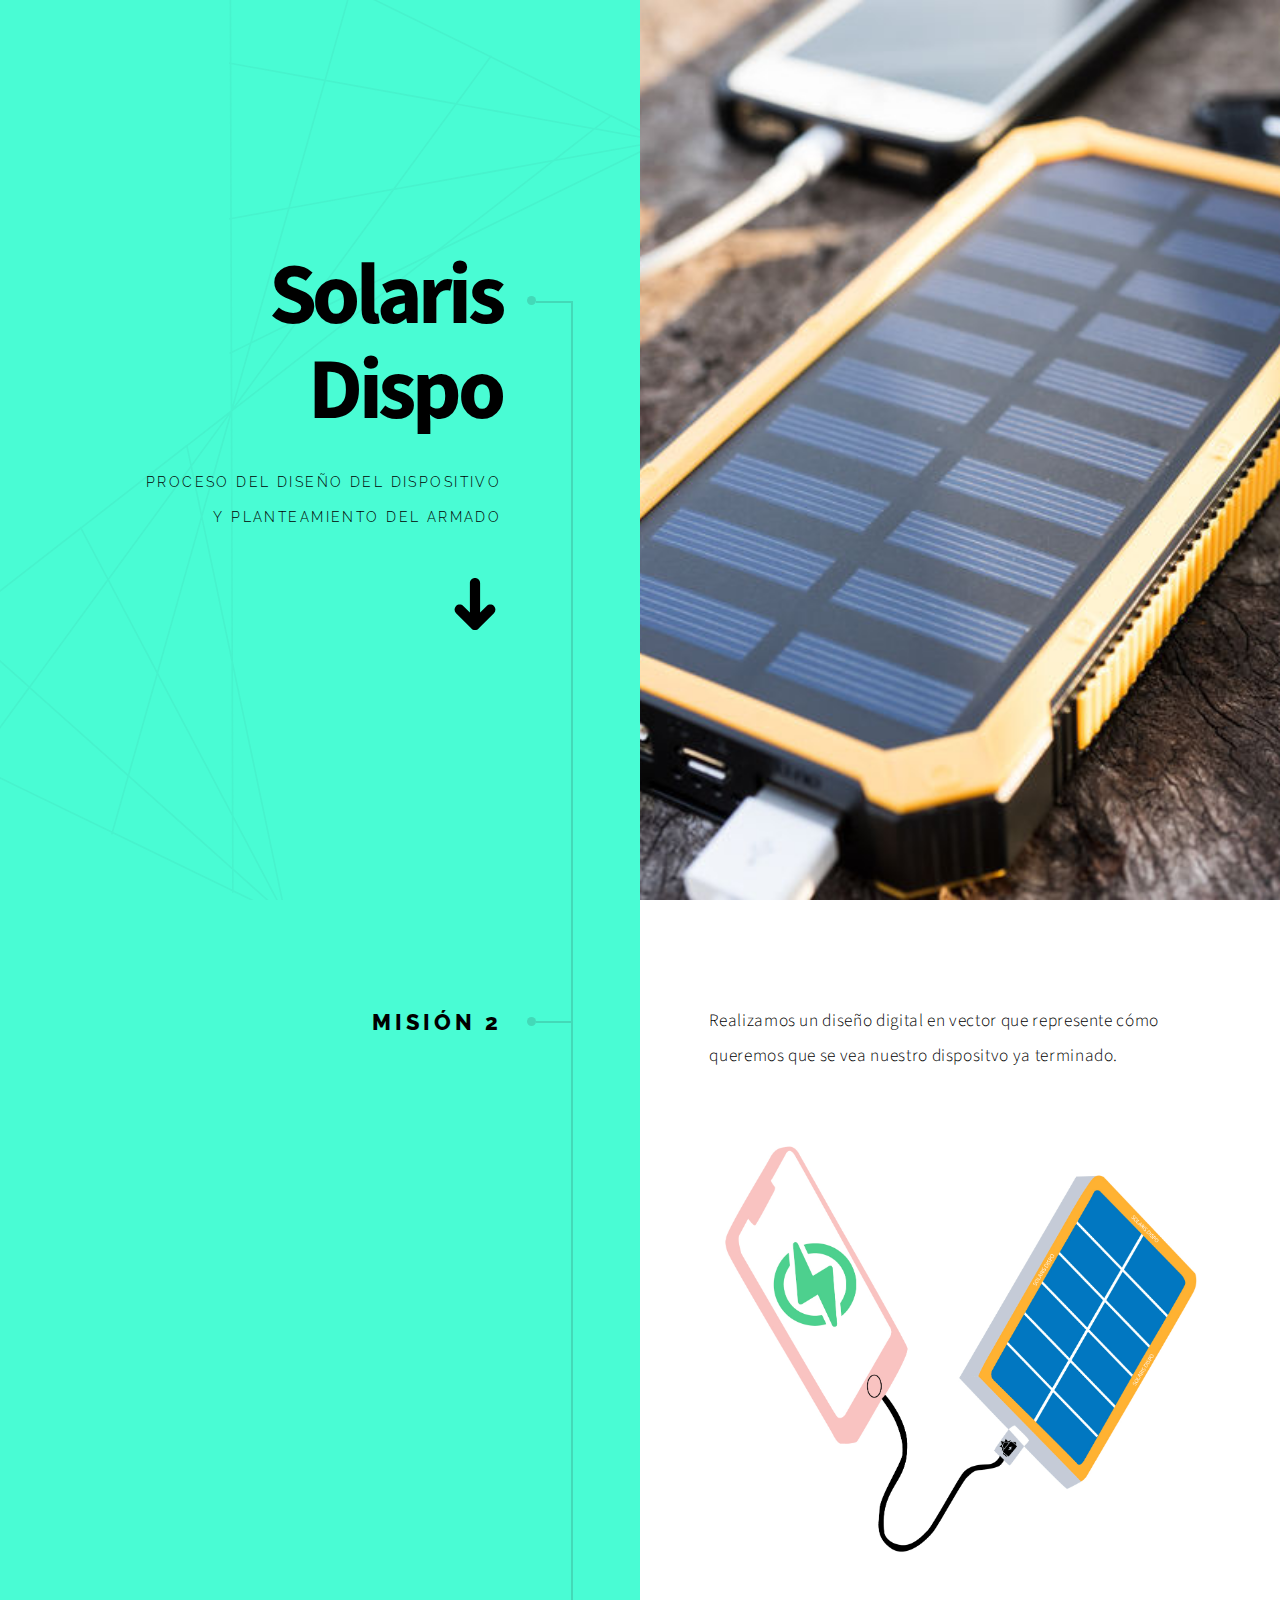
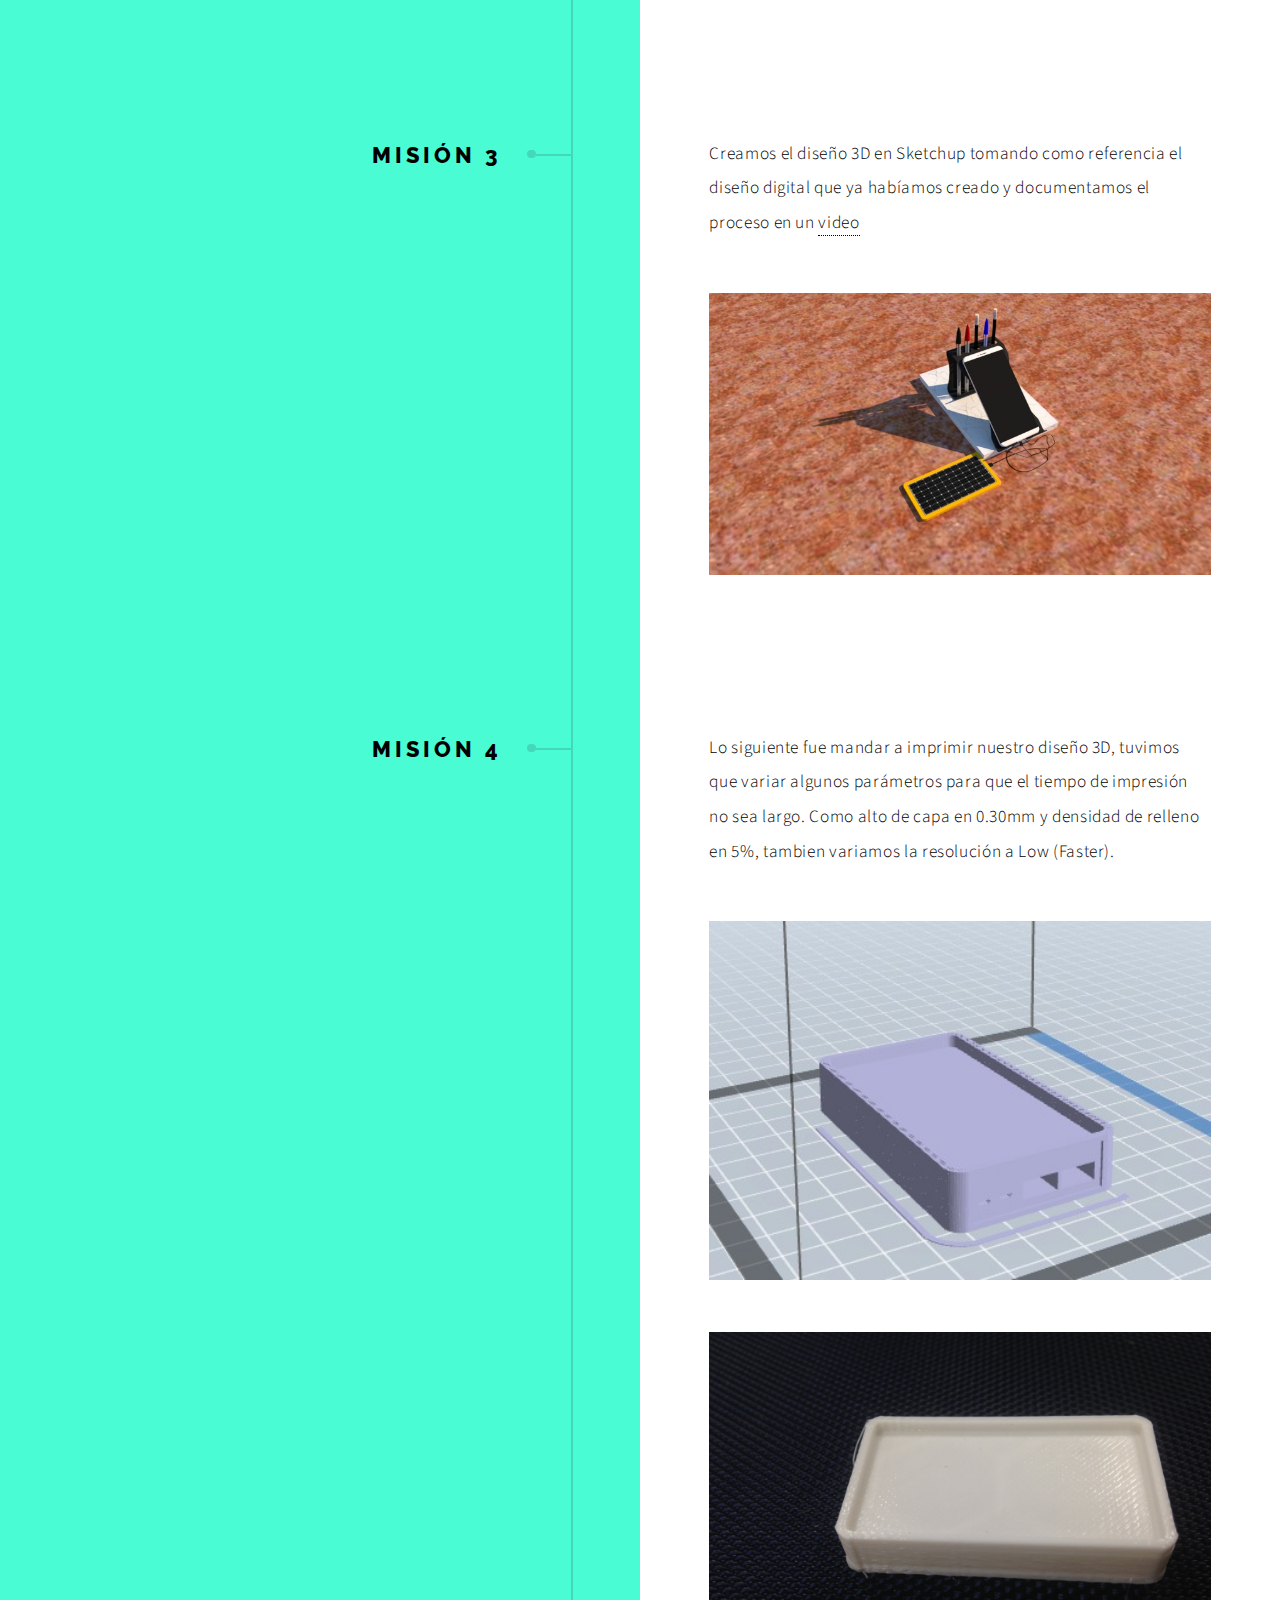
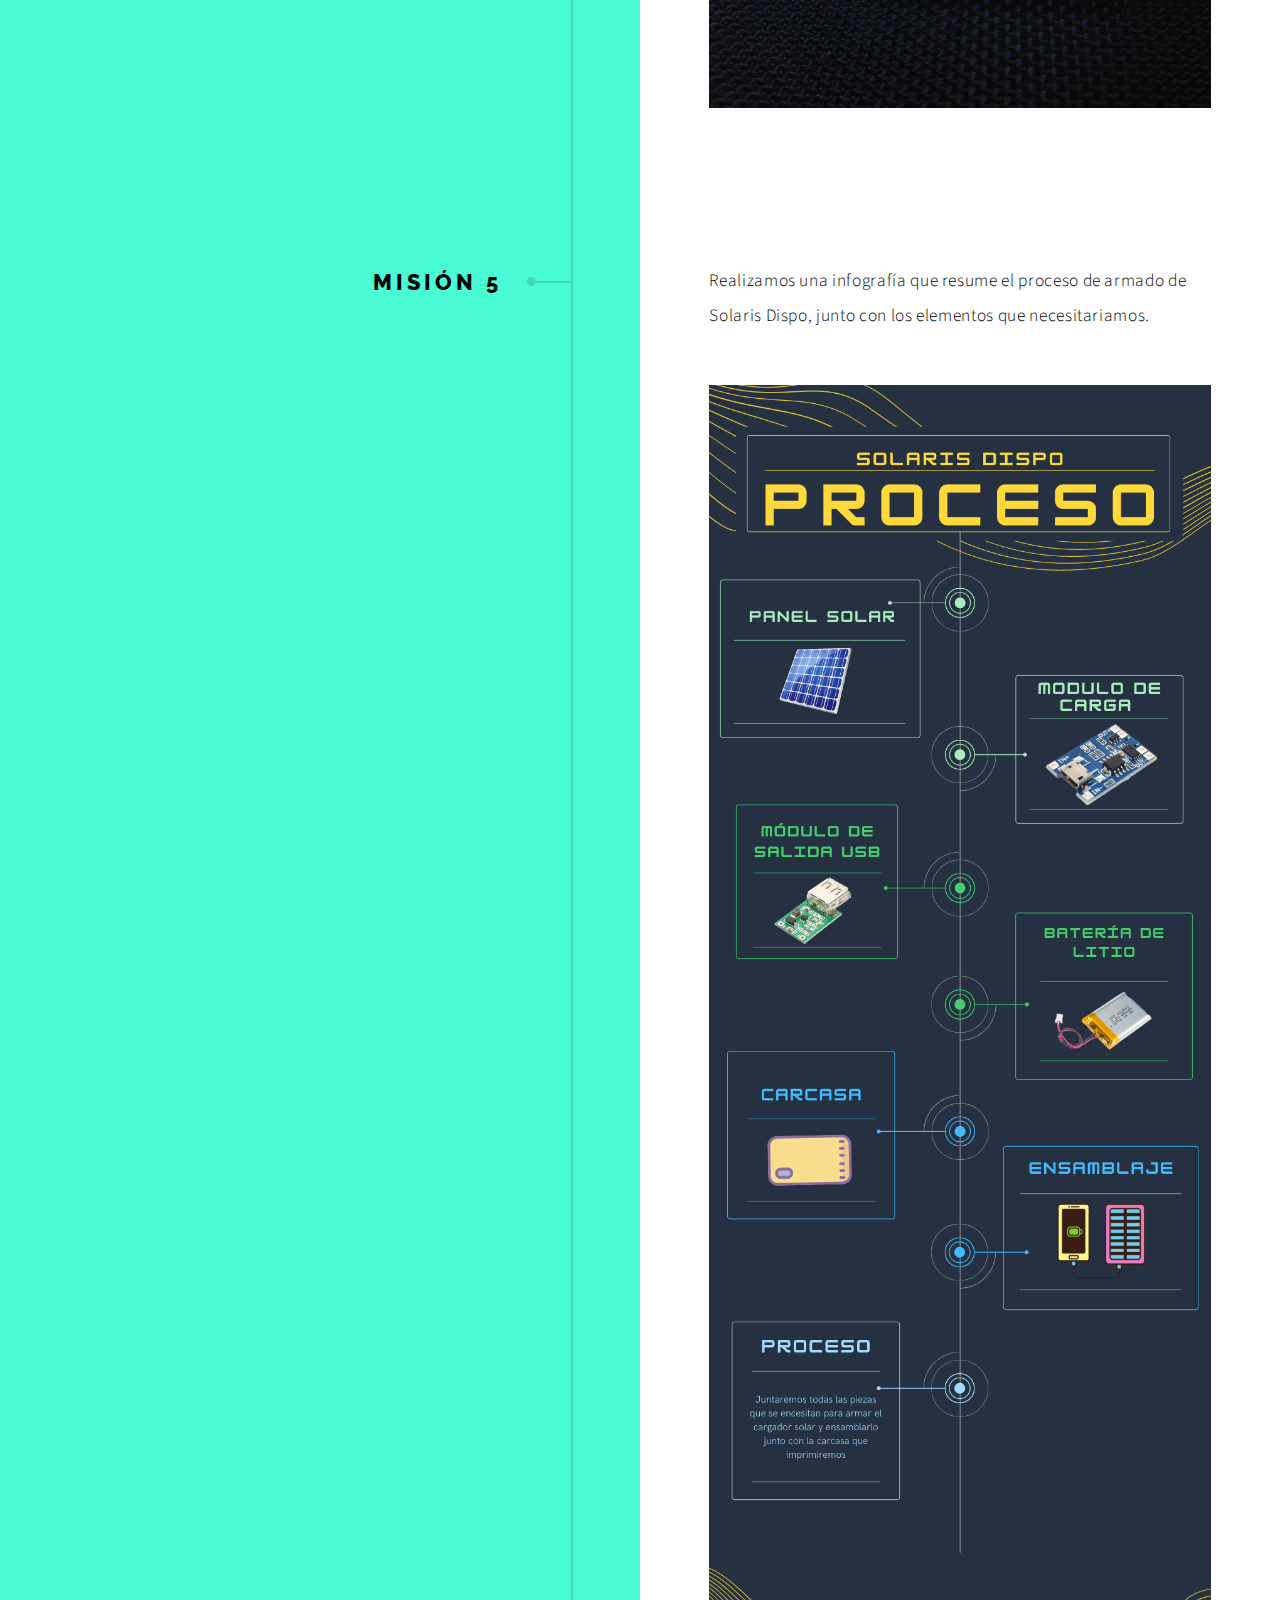
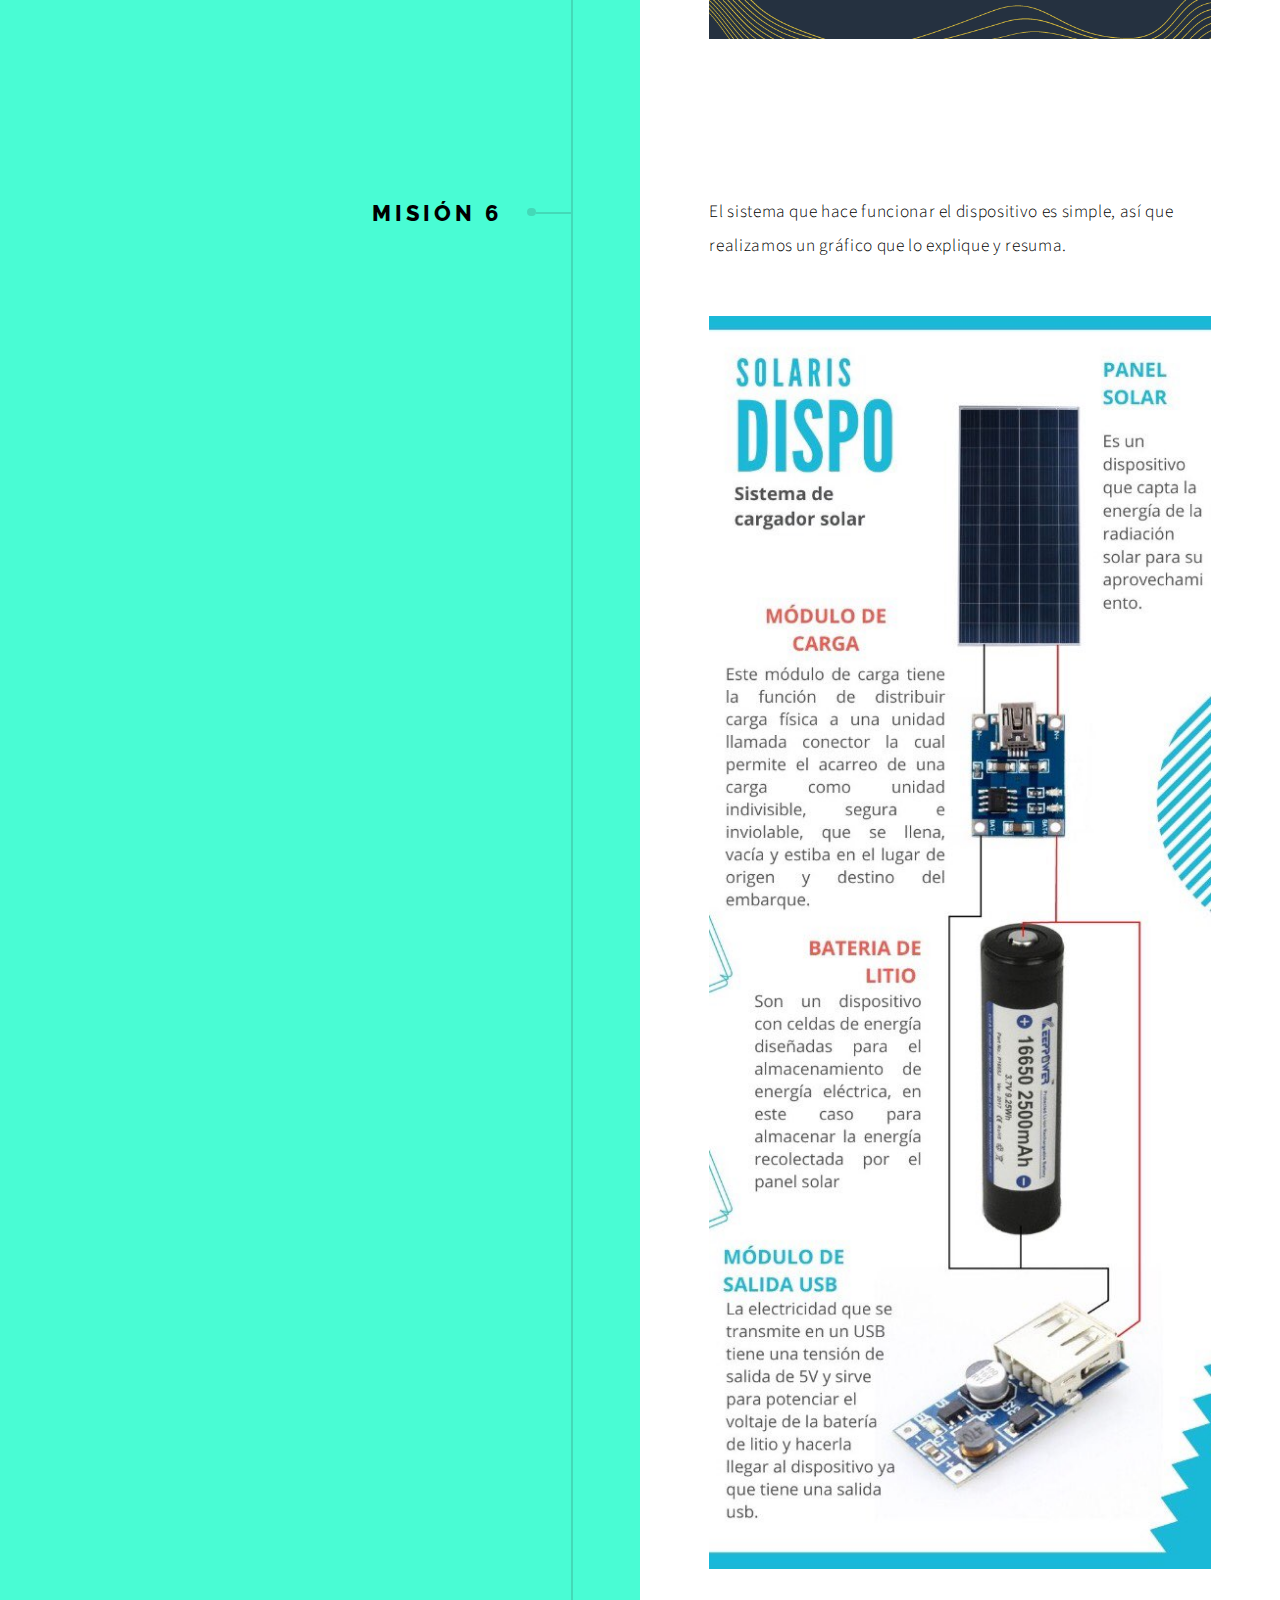
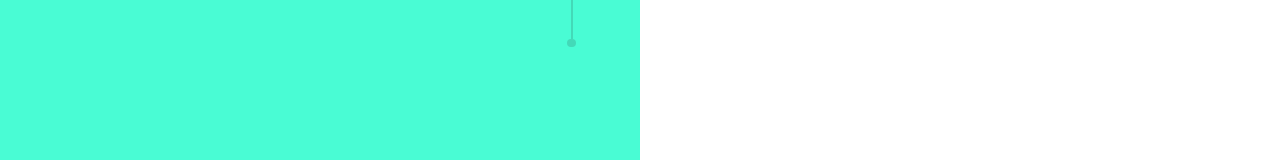
<file: menu/misiones/index.html>
<!DOCTYPE HTML>
<!--
	Paradigm Shift by HTML5 UP
	html5up.net | @ajlkn
	Free for personal and commercial use under the CCA 3.0 license (html5up.net/license)
-->
<html>
	<head>
		<title>Misiones Solaris Dispo</title>
		<meta charset="utf-8" />
		<meta name="viewport" content="width=device-width, initial-scale=1, user-scalable=no" />
		<meta name="description" content="" />
		<meta name="keywords" content="" />
		<link rel="stylesheet" href="assets/css/main.css" />
	</head>
	<body class="is-preload">

		<!-- Wrapper -->
			<div id="wrapper">

				<!-- Intro -->
					<section class="intro">
						<header>
							<h1>Solaris Dispo</h1>
							<p>Proceso del diseño del dispositivo y planteamiento del armado</p>
							<ul class="actions">
								<li><a href="#first" class="arrow scrolly"><span class="label">Next</span></a></li>
							</ul>
						</header>
						<div class="content">
							<span class="image fill" data-position="center"><img src="images/cargador2.jpeg" alt="" /></span>
						</div>
					</section>

				<!-- Section -->
					<section id="first">
						<header>
							<h2>Misión 2</h2>
						</header>
						<div class="content">
							<p>Realizamos un diseño digital en vector que represente cómo queremos que se vea nuestro dispositvo ya terminado.</p>
							<span class="image main"><img src="images/cargador solary.jpg" alt="" /></span>
						</div>
					</section>

				<!-- Section -->
					<section>
						<header>
							<h2>Misión 3</h2>
						</header>
						<div class="content">
							<p>Creamos el diseño 3D en Sketchup tomando como referencia el diseño digital que ya habíamos creado y documentamos el proceso en un <a href="https://www.youtube.com/watch?v=YT1yYJdGkHw&ab_channel=AntonyB">video</a></p>
							<span class="image main"><img src="images/modelo 3d.JPG" alt="" /></span>
						</div>
					</section>

				<!-- Section -->
					<section>
						<header>
							<h2>Misión 4</h2>
						</header>
						<div class="content">
							<p>Lo siguiente fue mandar a imprimir nuestro diseño 3D, tuvimos que variar algunos parámetros para que el tiempo de impresión no sea largo. Como alto de capa en 0.30mm y densidad de relleno en 5%, tambien variamos la resolución a Low (Faster).</p>
							<span class="image main"><img src="images/antes de imprimir.JPG" alt="" /></span>
							<span class="image main"><img src="images/impresion.jpg" alt="" /></span>
						</div>
					</section>

				<!-- Section -->
					<section>
						<header>
							<h2>Misión 5</h2>
						</header>
						<div class="content">
							<p>Realizamos una infografía que resume el proceso de armado de Solaris Dispo, junto con los elementos que necesitariamos.</p>
							<span class="image main"><img src="images/SOLARIS DISPO.png" alt="" /></span>
						</div>
					</section>

				<!-- Section -->
				<section>
					<header>
						<h2>Misión 6</h2>
					</header>
					<div class="content">
						<p>El sistema que hace funcionar el dispositivo es simple, así que realizamos un gráfico que lo explique y resuma.</p>
						<span class="image main"><img src="images/sistema.jpeg" alt="" /></span>
					</div>
				</section>

				<!-- Elements -->
				<!--
					<section>
						<header>
							<h2>Elements</h2>
						</header>
						<div class="content">

							<section>
								<header>
									<h3>Text</h3>
								</header>
								<div class="content">
									<p>This is <b>bold</b> and this is <strong>strong</strong>. This is <i>italic</i> and this is <em>emphasized</em>.
									This is <sup>superscript</sup> text and this is <sub>subscript</sub> text.
									This is <u>underlined</u> and this is code: <code>for (;;) { ... }</code>. Finally, <a href="#">this is a link</a>.</p>
									<hr />
									<h2>Heading Level 2</h2>
									<h3>Heading Level 3</h3>
									<h4>Heading Level 4</h4>
									<h5>Heading Level 5</h5>
									<hr />
									<h5>Blockquote</h5>
									<blockquote>Fringilla nisl. Donec accumsan interdum nisi, quis tincidunt felis sagittis eget tempus euismod. Vestibulum ante ipsum primis in faucibus vestibulum. Blandit adipiscing eu felis iaculis volutpat ac adipiscing accumsan faucibus. Vestibulum ante ipsum primis in faucibus lorem ipsum dolor sit amet nullam adipiscing eu felis.</blockquote>
									<h5>Preformatted</h5>
									<pre><code>i = 0;

while (!deck.isInOrder()) {
  print 'Iteration ' + i;
  deck.shuffle();
  i++;
}

print 'Sorted in ' + i + ' iterations.';</code></pre>
								</div>
							</section>

							<section>
								<header>
									<h3>Lists</h3>
								</header>
								<div class="content">

									<h4>Unordered</h4>
									<ul>
										<li>Dolor pulvinar etiam.</li>
										<li>Sagittis adipiscing.</li>
										<li>Felis enim feugiat.</li>
									</ul>

									<h4>Alternate</h4>
									<ul class="alt">
										<li>Dolor pulvinar etiam.</li>
										<li>Sagittis adipiscing.</li>
										<li>Felis enim feugiat.</li>
									</ul>

									<h4>Ordered</h4>
									<ol>
										<li>Dolor pulvinar etiam.</li>
										<li>Etiam vel felis viverra.</li>
										<li>Felis enim feugiat.</li>
										<li>Dolor pulvinar etiam.</li>
										<li>Etiam vel felis lorem.</li>
										<li>Felis enim et feugiat.</li>
									</ol>
									<h4>Icons</h4>
									<ul class="icons">
										<li><a href="#" class="icon brands fa-twitter"><span class="label">Twitter</span></a></li>
										<li><a href="#" class="icon brands fa-facebook-f"><span class="label">Facebook</span></a></li>
										<li><a href="#" class="icon brands fa-instagram"><span class="label">Instagram</span></a></li>
										<li><a href="#" class="icon brands fa-github"><span class="label">Github</span></a></li>
									</ul>

									<h4>Actions</h4>
									<ul class="actions">
										<li><a href="#" class="button primary">Default</a></li>
										<li><a href="#" class="button">Default</a></li>
									</ul>
									<ul class="actions stacked">
										<li><a href="#" class="button primary">Default</a></li>
										<li><a href="#" class="button">Default</a></li>
									</ul>
								</div>
							</section>

							<section>
								<header>
									<h3>Table</h3>
								</header>
								<div class="content">
									<h4>Default</h4>
									<div class="table-wrapper">
										<table>
											<thead>
												<tr>
													<th>Name</th>
													<th>Description</th>
													<th>Price</th>
												</tr>
											</thead>
											<tbody>
												<tr>
													<td>Item One</td>
													<td>Ante turpis integer aliquet porttitor.</td>
													<td>29.99</td>
												</tr>
												<tr>
													<td>Item Two</td>
													<td>Vis ac commodo adipiscing arcu aliquet.</td>
													<td>19.99</td>
												</tr>
												<tr>
													<td>Item Three</td>
													<td> Morbi faucibus arcu accumsan lorem.</td>
													<td>29.99</td>
												</tr>
												<tr>
													<td>Item Four</td>
													<td>Vitae integer tempus condimentum.</td>
													<td>19.99</td>
												</tr>
												<tr>
													<td>Item Five</td>
													<td>Ante turpis integer aliquet porttitor.</td>
													<td>29.99</td>
												</tr>
											</tbody>
											<tfoot>
												<tr>
													<td colspan="2"></td>
													<td>100.00</td>
												</tr>
											</tfoot>
										</table>
									</div>

									<h4>Alternate</h4>
									<div class="table-wrapper">
										<table class="alt">
											<thead>
												<tr>
													<th>Name</th>
													<th>Description</th>
													<th>Price</th>
												</tr>
											</thead>
											<tbody>
												<tr>
													<td>Item One</td>
													<td>Ante turpis integer aliquet porttitor.</td>
													<td>29.99</td>
												</tr>
												<tr>
													<td>Item Two</td>
													<td>Vis ac commodo adipiscing arcu aliquet.</td>
													<td>19.99</td>
												</tr>
												<tr>
													<td>Item Three</td>
													<td> Morbi faucibus arcu accumsan lorem.</td>
													<td>29.99</td>
												</tr>
												<tr>
													<td>Item Four</td>
													<td>Vitae integer tempus condimentum.</td>
													<td>19.99</td>
												</tr>
												<tr>
													<td>Item Five</td>
													<td>Ante turpis integer aliquet porttitor.</td>
													<td>29.99</td>
												</tr>
											</tbody>
											<tfoot>
												<tr>
													<td colspan="2"></td>
													<td>100.00</td>
												</tr>
											</tfoot>
										</table>
									</div>
								</div>
							</section>

							<section>
								<header>
									<h3>Buttons</h3>
								</header>
								<div class="content">
									<ul class="actions">
										<li><a href="#" class="button primary">Primary</a></li>
										<li><a href="#" class="button">Default</a></li>
									</ul>
									<ul class="actions">
										<li><a href="#" class="button large">Large</a></li>
										<li><a href="#" class="button">Default</a></li>
										<li><a href="#" class="button small">Small</a></li>
									</ul>
									<ul class="actions">
										<li><a href="#" class="button primary icon solid fa-download">Icon</a></li>
										<li><a href="#" class="button icon solid fa-download">Icon</a></li>
									</ul>
									<ul class="actions">
										<li><span class="button primary disabled">Disabled</span></li>
										<li><span class="button disabled">Disabled</span></li>
									</ul>
								</div>
							</section>

							<section>
								<header>
									<h3>Form</h3>
								</header>
								<div class="content">
									<form method="post" action="#">
										<div class="fields">
											<div class="field half">
												<label for="demo-name">Name</label>
												<input type="text" name="demo-name" id="demo-name" value="" placeholder="Jane Doe" />
											</div>
											<div class="field half">
												<label for="demo-email">Email</label>
												<input type="email" name="demo-email" id="demo-email" value="" placeholder="jane@untitled.tld" />
											</div>
											<div class="field">
												<label for="demo-category">Category</label>
												<select name="demo-category" id="demo-category">
													<option value="">-</option>
													<option value="1">Manufacturing</option>
													<option value="1">Shipping</option>
													<option value="1">Administration</option>
													<option value="1">Human Resources</option>
												</select>
											</div>
											<div class="field half">
												<input type="radio" id="demo-priority-low" name="demo-priority" checked>
												<label for="demo-priority-low">Low</label>
											</div>
											<div class="field half">
												<input type="radio" id="demo-priority-high" name="demo-priority">
												<label for="demo-priority-high">High</label>
											</div>
											<div class="field half">
												<input type="checkbox" id="demo-copy" name="demo-copy">
												<label for="demo-copy">Email me a copy</label>
											</div>
											<div class="field half">
												<input type="checkbox" id="demo-human" name="demo-human" checked>
												<label for="demo-human">Not a robot</label>
											</div>
											<div class="field">
												<label for="demo-message">Message</label>
												<textarea name="demo-message" id="demo-message" placeholder="Enter your message" rows="6"></textarea>
											</div>
										</div>
										<ul class="actions">
											<li><input type="submit" value="Send Message" class="primary" /></li>
											<li><input type="reset" value="Reset" /></li>
										</ul>
									</form>
								</div>
							</section>

						</div>
					</section>
				-->

				<!-- Section 
					<section>
						<header>
							<h2>Get in touch</h2>
						</header>
						<div class="content">
							<p><strong>Auctor commodo</strong> interdum et malesuada fames ac ante ipsum primis in faucibus. Pellentesque venenatis dolor imperdiet dolor mattis sagittis.</p>
							<form>
								<div class="fields">
									<div class="field half">
										<input type="text" name="name" id="name" placeholder="Name" />
									</div>
									<div class="field half">
										<input type="email" name="email" id="email" placeholder="Email" />
									</div>
									<div class="field">
										<textarea name="message" id="message" placeholder="Message" rows="7"></textarea>
									</div>
								</div>
								<ul class="actions">
									<li><input type="submit" value="Send Message" class="button primary" /></li>
								</ul>
							</form>
						</div>
						<footer>
							<ul class="items">
								<li>
									<h3>Email</h3>
									<a href="#">information@untitled.ext</a>
								</li>
								<li>
									<h3>Phone</h3>
									<a href="#">(000) 000-0000</a>
								</li>
								<li>
									<h3>Address</h3>
									<span>1234 Somewhere Road, Nashville, TN 00000</span>
								</li>
								<li>
									<h3>Elsewhere</h3>
									<ul class="icons">
										<li><a href="#" class="icon brands fa-twitter"><span class="label">Twitter</span></a></li>
										<li><a href="#" class="icon brands fa-facebook-f"><span class="label">Facebook</span></a></li>
										<li><a href="#" class="icon brands fa-instagram"><span class="label">Instagram</span></a></li>
										<li><a href="#" class="icon brands fa-linkedin-in"><span class="label">LinkedIn</span></a></li>
										<li><a href="#" class="icon brands fa-github"><span class="label">GitHub</span></a></li>
										<li><a href="#" class="icon brands fa-codepen"><span class="label">Codepen</span></a></li>
									</ul>
								</li>
							</ul>
						</footer>
					</section>-->

				<!-- Copyright 
					<div class="copyright">&copy; Untitled. All rights reserved. Design: <a href="https://html5up.net">HTML5 UP</a>.</div>

			</div>-->

		<!-- Scripts -->
			<script src="assets/js/jquery.min.js"></script>
			<script src="assets/js/jquery.scrolly.min.js"></script>
			<script src="assets/js/browser.min.js"></script>
			<script src="assets/js/breakpoints.min.js"></script>
			<script src="assets/js/util.js"></script>
			<script src="assets/js/main.js"></script>

	</body>
</html>
</file>
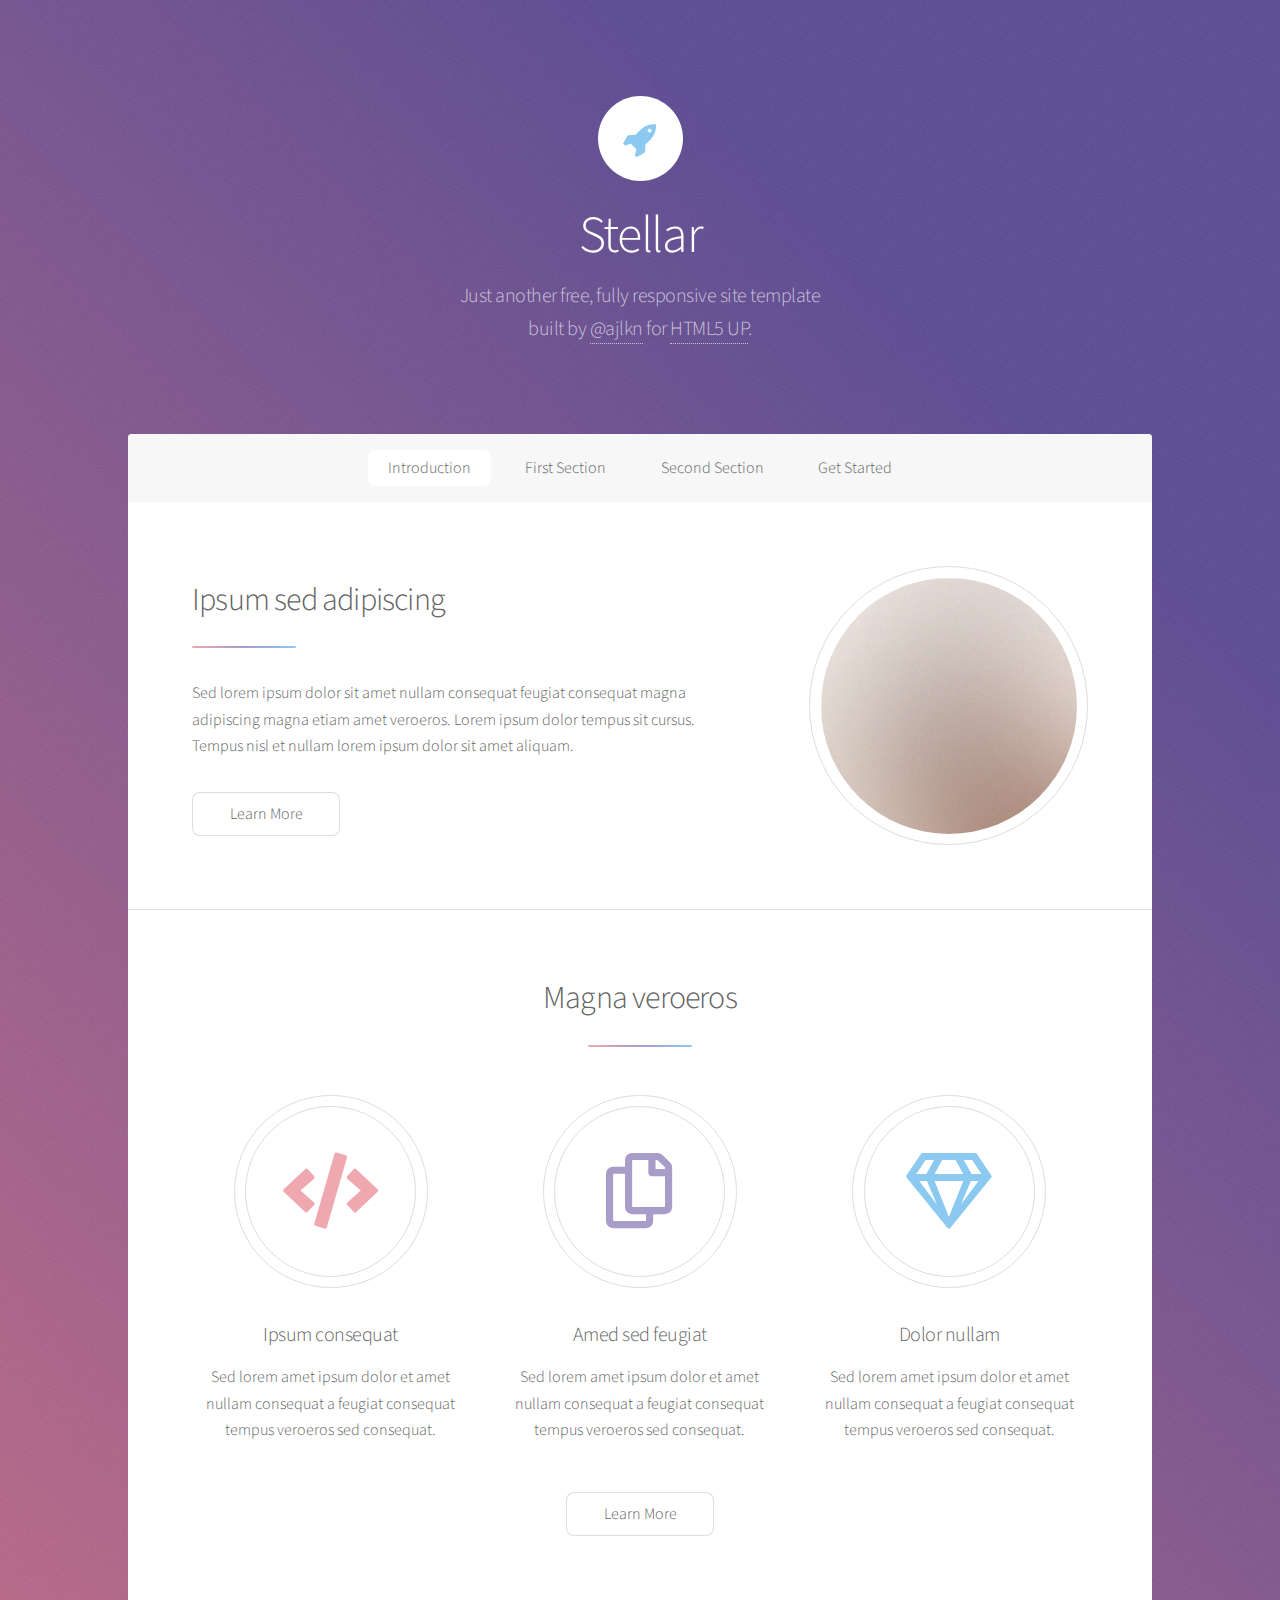
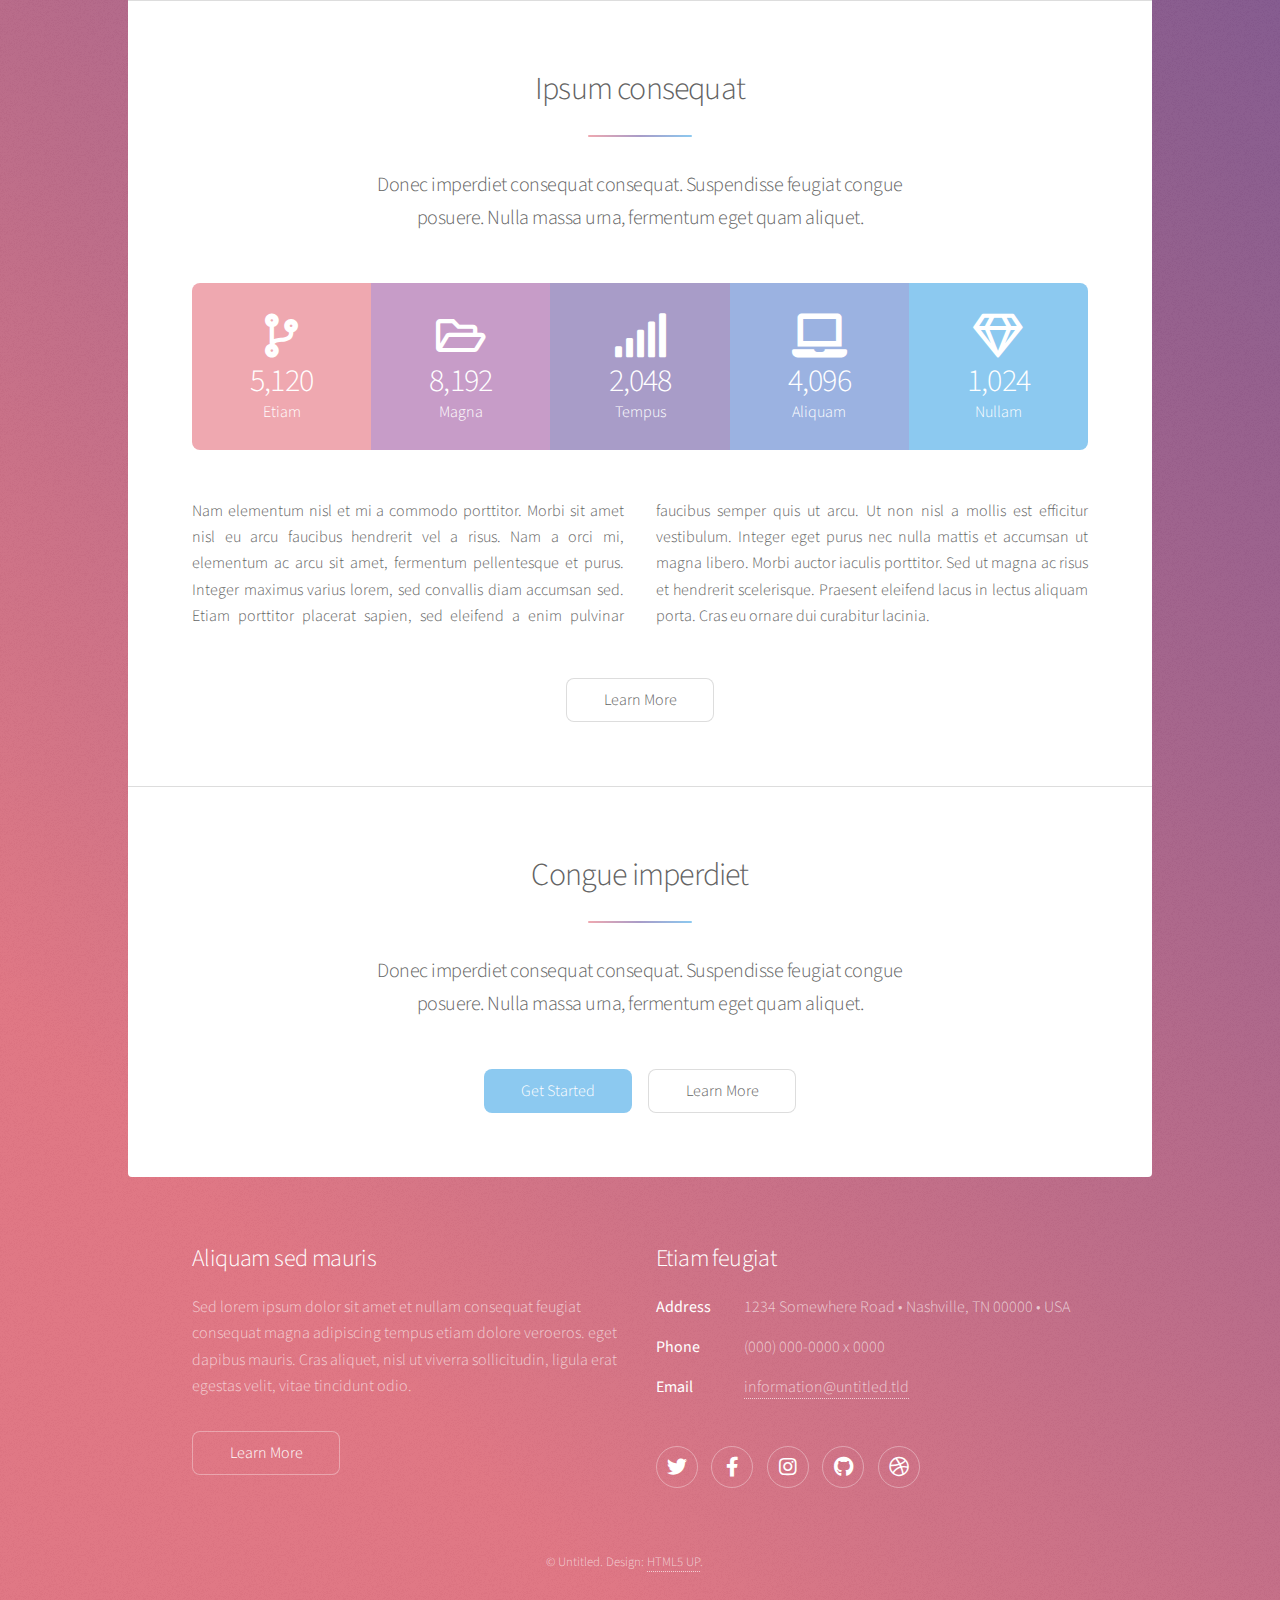
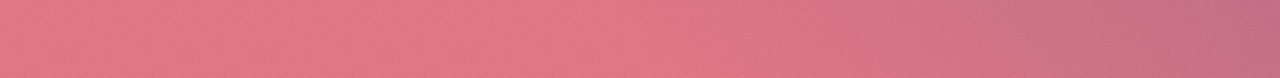
<file: menu/misión 1/index.html>
<!DOCTYPE HTML>
<!--
	Stellar by HTML5 UP
	html5up.net | @ajlkn
	Free for personal and commercial use under the CCA 3.0 license (html5up.net/license)
-->
<html>
	<head>
		<title>Stellar by HTML5 UP</title>
		<meta charset="utf-8" />
		<meta name="viewport" content="width=device-width, initial-scale=1, user-scalable=no" />
		<link rel="stylesheet" href="assets/css/main.css" />
		<noscript><link rel="stylesheet" href="assets/css/noscript.css" /></noscript>
	</head>
	<body class="is-preload">

		<!-- Wrapper -->
			<div id="wrapper">

				<!-- Header -->
					<header id="header" class="alt">
						<span class="logo"><img src="images/logo.svg" alt="" /></span>
						<h1>Stellar</h1>
						<p>Just another free, fully responsive site template<br />
						built by <a href="https://twitter.com/ajlkn">@ajlkn</a> for <a href="https://html5up.net">HTML5 UP</a>.</p>
					</header>

				<!-- Nav -->
					<nav id="nav">
						<ul>
							<li><a href="#intro" class="active">Introduction</a></li>
							<li><a href="#first">First Section</a></li>
							<li><a href="#second">Second Section</a></li>
							<li><a href="#cta">Get Started</a></li>
						</ul>
					</nav>

				<!-- Main -->
					<div id="main">

						<!-- Introduction -->
							<section id="intro" class="main">
								<div class="spotlight">
									<div class="content">
										<header class="major">
											<h2>Ipsum sed adipiscing</h2>
										</header>
										<p>Sed lorem ipsum dolor sit amet nullam consequat feugiat consequat magna
										adipiscing magna etiam amet veroeros. Lorem ipsum dolor tempus sit cursus.
										Tempus nisl et nullam lorem ipsum dolor sit amet aliquam.</p>
										<ul class="actions">
											<li><a href="generic.html" class="button">Learn More</a></li>
										</ul>
									</div>
									<span class="image"><img src="images/pic01.jpg" alt="" /></span>
								</div>
							</section>

						<!-- First Section -->
							<section id="first" class="main special">
								<header class="major">
									<h2>Magna veroeros</h2>
								</header>
								<ul class="features">
									<li>
										<span class="icon solid major style1 fa-code"></span>
										<h3>Ipsum consequat</h3>
										<p>Sed lorem amet ipsum dolor et amet nullam consequat a feugiat consequat tempus veroeros sed consequat.</p>
									</li>
									<li>
										<span class="icon major style3 fa-copy"></span>
										<h3>Amed sed feugiat</h3>
										<p>Sed lorem amet ipsum dolor et amet nullam consequat a feugiat consequat tempus veroeros sed consequat.</p>
									</li>
									<li>
										<span class="icon major style5 fa-gem"></span>
										<h3>Dolor nullam</h3>
										<p>Sed lorem amet ipsum dolor et amet nullam consequat a feugiat consequat tempus veroeros sed consequat.</p>
									</li>
								</ul>
								<footer class="major">
									<ul class="actions special">
										<li><a href="generic.html" class="button">Learn More</a></li>
									</ul>
								</footer>
							</section>

						<!-- Second Section -->
							<section id="second" class="main special">
								<header class="major">
									<h2>Ipsum consequat</h2>
									<p>Donec imperdiet consequat consequat. Suspendisse feugiat congue<br />
									posuere. Nulla massa urna, fermentum eget quam aliquet.</p>
								</header>
								<ul class="statistics">
									<li class="style1">
										<span class="icon solid fa-code-branch"></span>
										<strong>5,120</strong> Etiam
									</li>
									<li class="style2">
										<span class="icon fa-folder-open"></span>
										<strong>8,192</strong> Magna
									</li>
									<li class="style3">
										<span class="icon solid fa-signal"></span>
										<strong>2,048</strong> Tempus
									</li>
									<li class="style4">
										<span class="icon solid fa-laptop"></span>
										<strong>4,096</strong> Aliquam
									</li>
									<li class="style5">
										<span class="icon fa-gem"></span>
										<strong>1,024</strong> Nullam
									</li>
								</ul>
								<p class="content">Nam elementum nisl et mi a commodo porttitor. Morbi sit amet nisl eu arcu faucibus hendrerit vel a risus. Nam a orci mi, elementum ac arcu sit amet, fermentum pellentesque et purus. Integer maximus varius lorem, sed convallis diam accumsan sed. Etiam porttitor placerat sapien, sed eleifend a enim pulvinar faucibus semper quis ut arcu. Ut non nisl a mollis est efficitur vestibulum. Integer eget purus nec nulla mattis et accumsan ut magna libero. Morbi auctor iaculis porttitor. Sed ut magna ac risus et hendrerit scelerisque. Praesent eleifend lacus in lectus aliquam porta. Cras eu ornare dui curabitur lacinia.</p>
								<footer class="major">
									<ul class="actions special">
										<li><a href="generic.html" class="button">Learn More</a></li>
									</ul>
								</footer>
							</section>

						<!-- Get Started -->
							<section id="cta" class="main special">
								<header class="major">
									<h2>Congue imperdiet</h2>
									<p>Donec imperdiet consequat consequat. Suspendisse feugiat congue<br />
									posuere. Nulla massa urna, fermentum eget quam aliquet.</p>
								</header>
								<footer class="major">
									<ul class="actions special">
										<li><a href="generic.html" class="button primary">Get Started</a></li>
										<li><a href="generic.html" class="button">Learn More</a></li>
									</ul>
								</footer>
							</section>

					</div>

				<!-- Footer -->
					<footer id="footer">
						<section>
							<h2>Aliquam sed mauris</h2>
							<p>Sed lorem ipsum dolor sit amet et nullam consequat feugiat consequat magna adipiscing tempus etiam dolore veroeros. eget dapibus mauris. Cras aliquet, nisl ut viverra sollicitudin, ligula erat egestas velit, vitae tincidunt odio.</p>
							<ul class="actions">
								<li><a href="generic.html" class="button">Learn More</a></li>
							</ul>
						</section>
						<section>
							<h2>Etiam feugiat</h2>
							<dl class="alt">
								<dt>Address</dt>
								<dd>1234 Somewhere Road &bull; Nashville, TN 00000 &bull; USA</dd>
								<dt>Phone</dt>
								<dd>(000) 000-0000 x 0000</dd>
								<dt>Email</dt>
								<dd><a href="#">information@untitled.tld</a></dd>
							</dl>
							<ul class="icons">
								<li><a href="#" class="icon brands fa-twitter alt"><span class="label">Twitter</span></a></li>
								<li><a href="#" class="icon brands fa-facebook-f alt"><span class="label">Facebook</span></a></li>
								<li><a href="#" class="icon brands fa-instagram alt"><span class="label">Instagram</span></a></li>
								<li><a href="#" class="icon brands fa-github alt"><span class="label">GitHub</span></a></li>
								<li><a href="#" class="icon brands fa-dribbble alt"><span class="label">Dribbble</span></a></li>
							</ul>
						</section>
						<p class="copyright">&copy; Untitled. Design: <a href="https://html5up.net">HTML5 UP</a>.</p>
					</footer>

			</div>

		<!-- Scripts -->
			<script src="assets/js/jquery.min.js"></script>
			<script src="assets/js/jquery.scrollex.min.js"></script>
			<script src="assets/js/jquery.scrolly.min.js"></script>
			<script src="assets/js/browser.min.js"></script>
			<script src="assets/js/breakpoints.min.js"></script>
			<script src="assets/js/util.js"></script>
			<script src="assets/js/main.js"></script>

	</body>
</html>
</file>
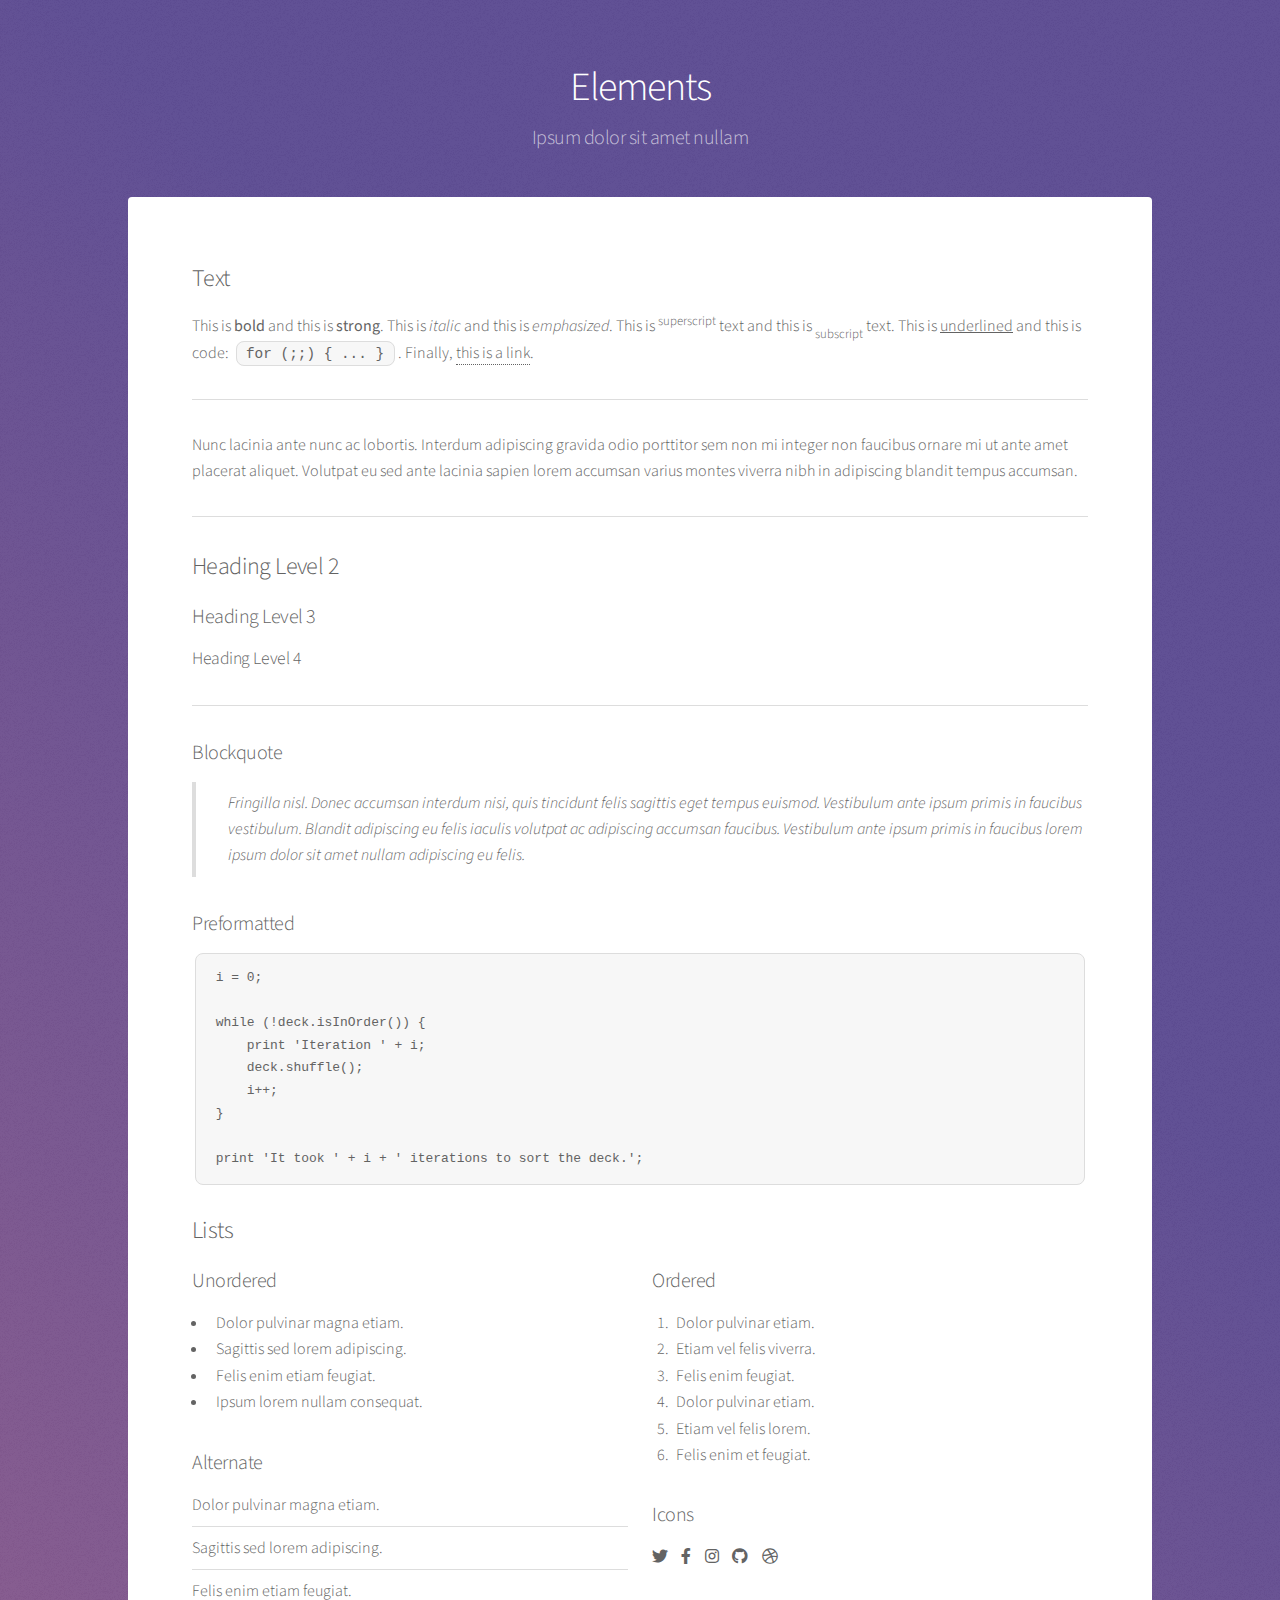
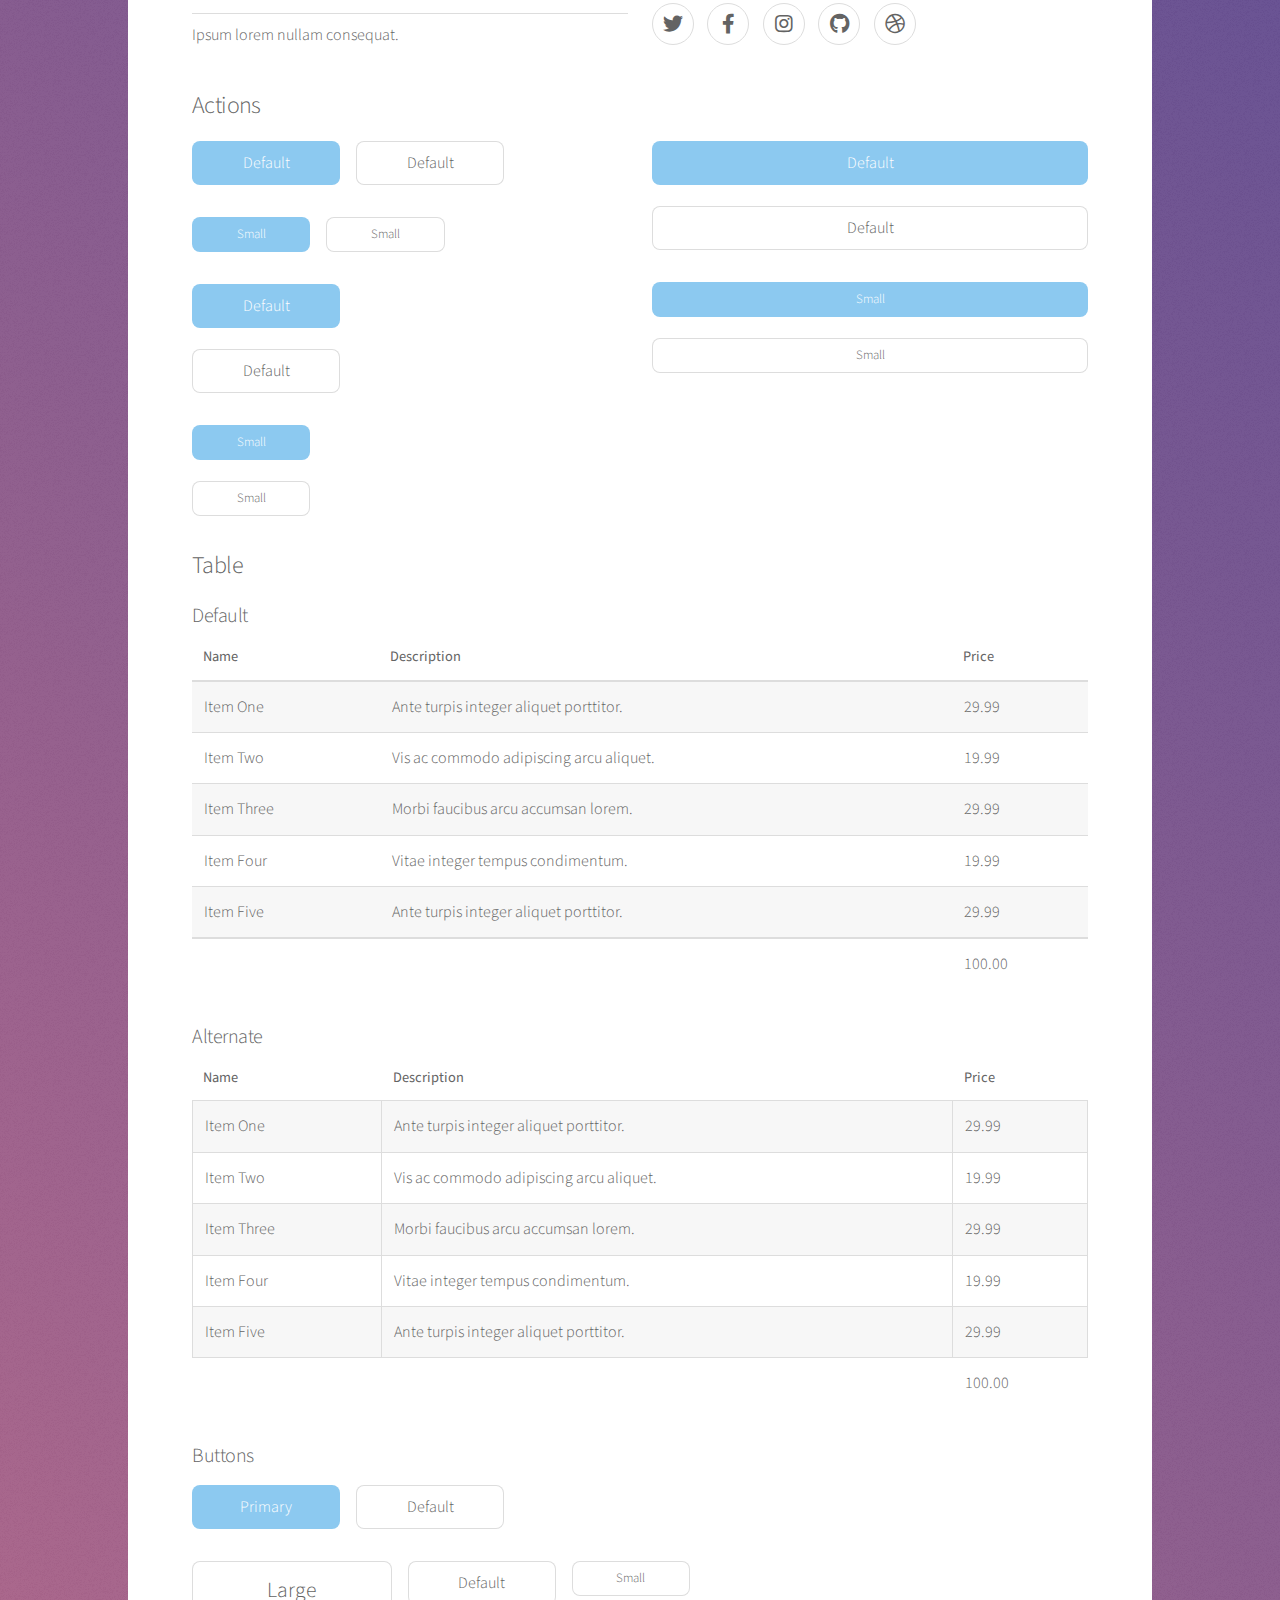
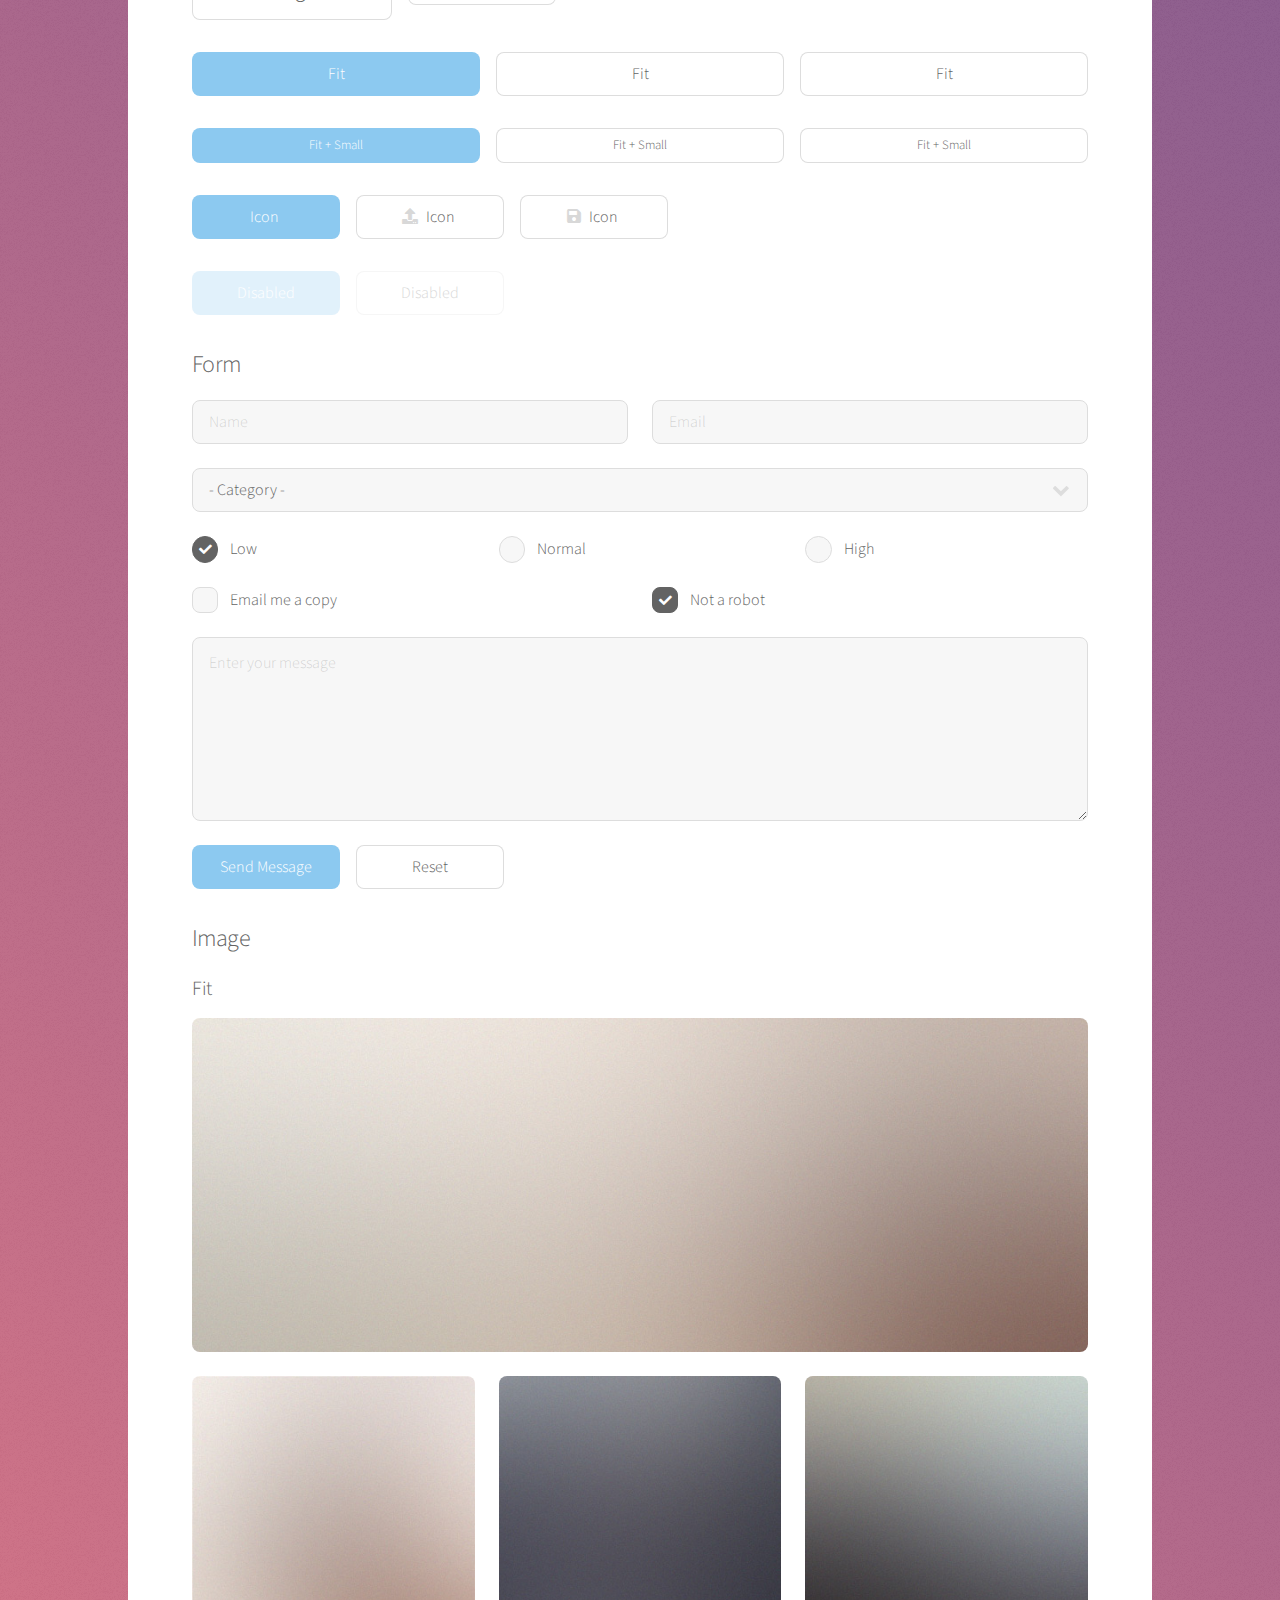
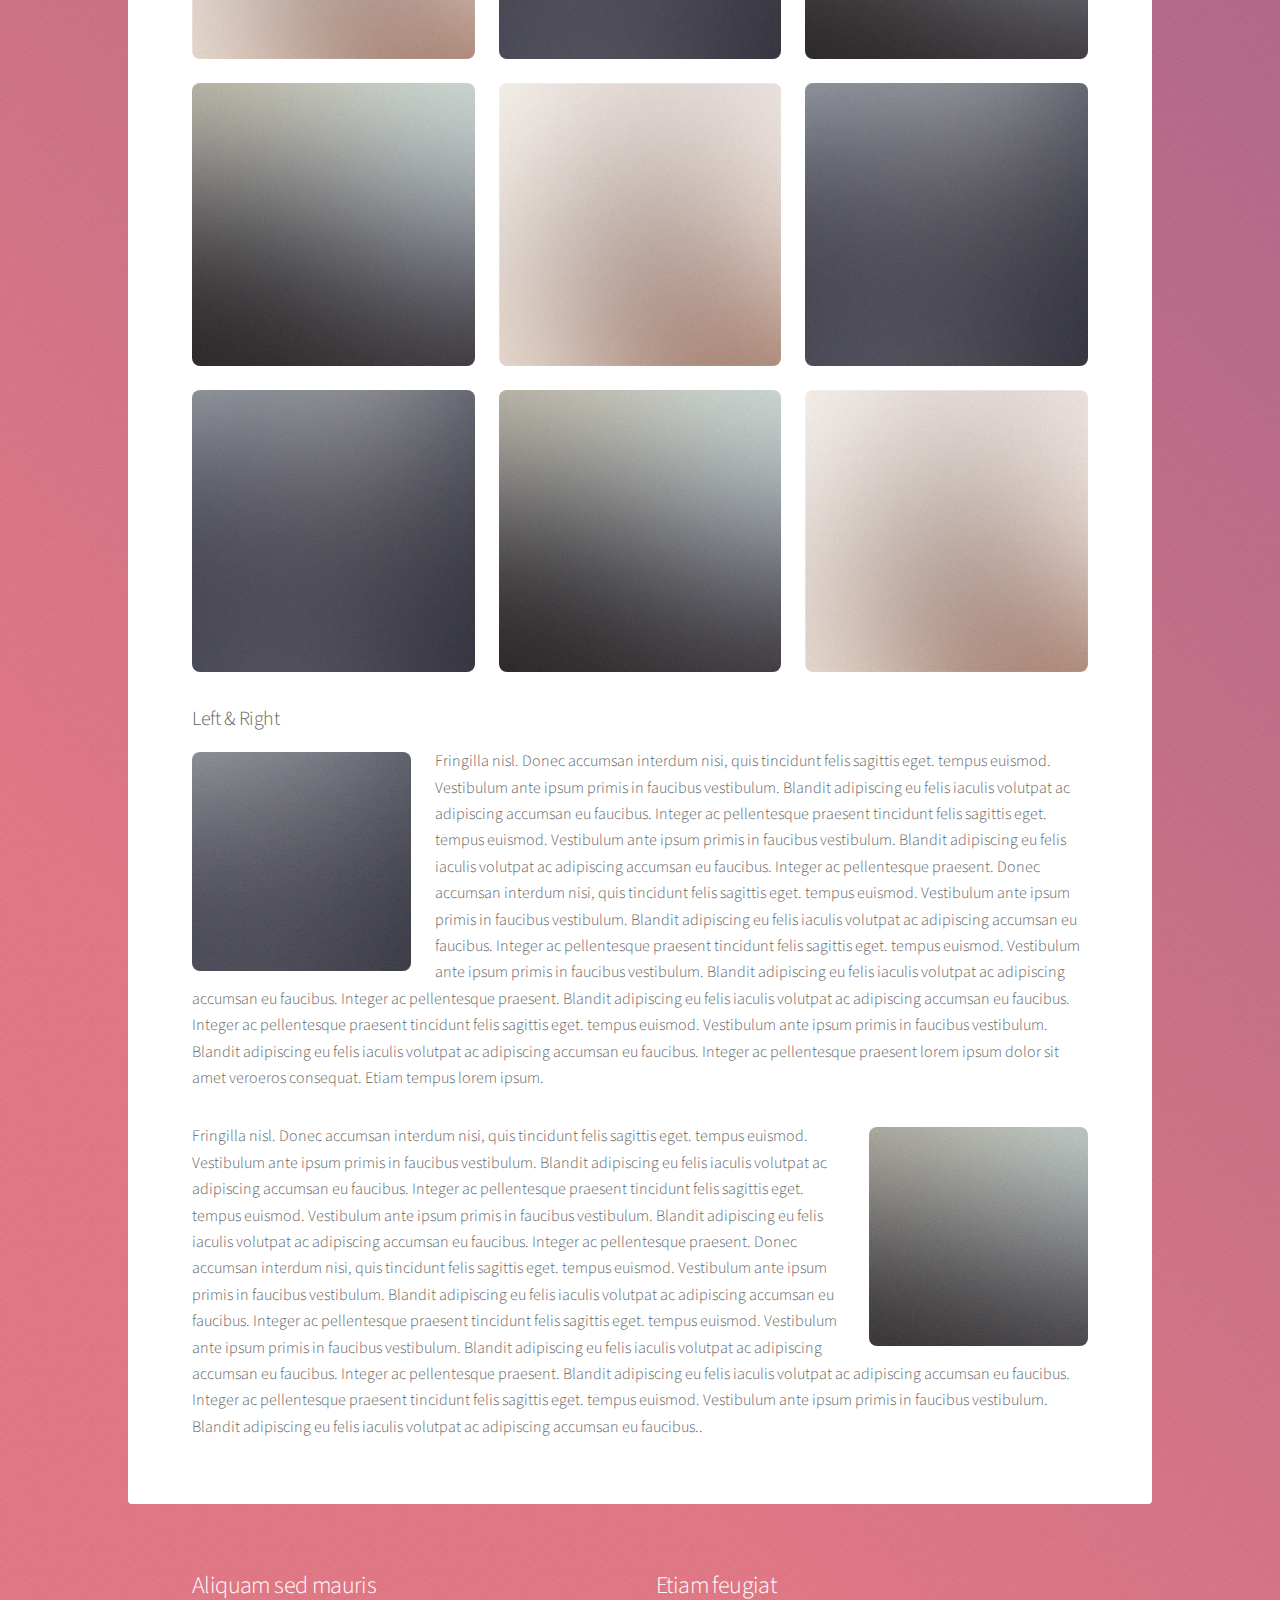
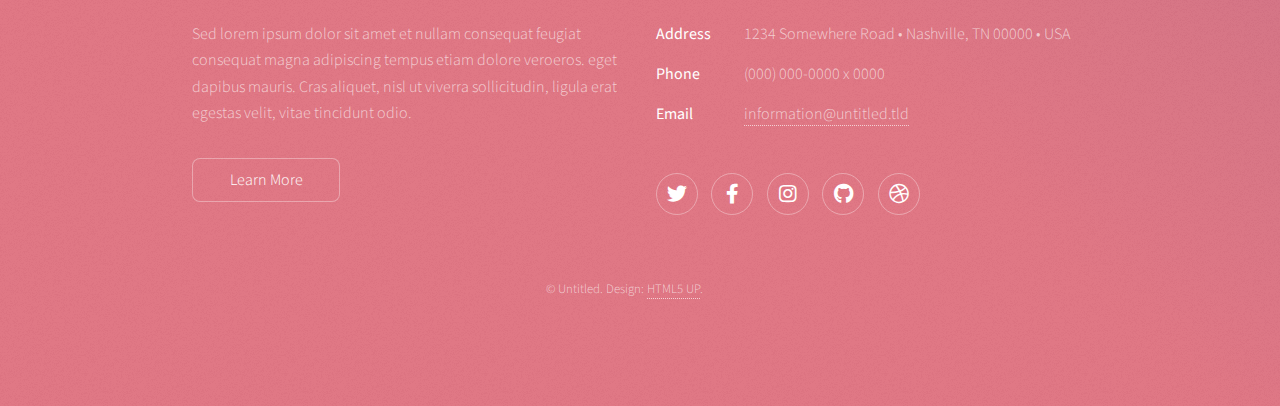
<file: menu/misión 1/elements.html>
<!DOCTYPE HTML>
<!--
	Stellar by HTML5 UP
	html5up.net | @ajlkn
	Free for personal and commercial use under the CCA 3.0 license (html5up.net/license)
-->
<html>
	<head>
		<title>Elements - Stellar by HTML5 UP</title>
		<meta charset="utf-8" />
		<meta name="viewport" content="width=device-width, initial-scale=1, user-scalable=no" />
		<link rel="stylesheet" href="assets/css/main.css" />
		<noscript><link rel="stylesheet" href="assets/css/noscript.css" /></noscript>
	</head>
	<body class="is-preload">

		<!-- Wrapper -->
			<div id="wrapper">

				<!-- Header -->
					<header id="header">
						<h1>Elements</h1>
						<p>Ipsum dolor sit amet nullam</p>
					</header>

				<!-- Main -->
					<div id="main">

						<!-- Content -->
							<section id="content" class="main">

								<!-- Text -->
									<section>
										<h2>Text</h2>
										<p>This is <b>bold</b> and this is <strong>strong</strong>. This is <i>italic</i> and this is <em>emphasized</em>.
										This is <sup>superscript</sup> text and this is <sub>subscript</sub> text.
										This is <u>underlined</u> and this is code: <code>for (;;) { ... }</code>. Finally, <a href="#">this is a link</a>.</p>
										<hr />
										<p>Nunc lacinia ante nunc ac lobortis. Interdum adipiscing gravida odio porttitor sem non mi integer non faucibus ornare mi ut ante amet placerat aliquet. Volutpat eu sed ante lacinia sapien lorem accumsan varius montes viverra nibh in adipiscing blandit tempus accumsan.</p>
										<hr />
										<h2>Heading Level 2</h2>
										<h3>Heading Level 3</h3>
										<h4>Heading Level 4</h4>
										<hr />
										<h3>Blockquote</h3>
										<blockquote>Fringilla nisl. Donec accumsan interdum nisi, quis tincidunt felis sagittis eget tempus euismod. Vestibulum ante ipsum primis in faucibus vestibulum. Blandit adipiscing eu felis iaculis volutpat ac adipiscing accumsan faucibus. Vestibulum ante ipsum primis in faucibus lorem ipsum dolor sit amet nullam adipiscing eu felis.</blockquote>
										<h3>Preformatted</h3>
										<pre><code>i = 0;

while (!deck.isInOrder()) {
    print 'Iteration ' + i;
    deck.shuffle();
    i++;
}

print 'It took ' + i + ' iterations to sort the deck.';</code></pre>
									</section>

								<!-- Lists -->
									<section>
										<h2>Lists</h2>
										<div class="row">
											<div class="col-6 col-12-medium">
												<h3>Unordered</h3>
												<ul>
													<li>Dolor pulvinar magna etiam.</li>
													<li>Sagittis sed lorem adipiscing.</li>
													<li>Felis enim etiam feugiat.</li>
													<li>Ipsum lorem nullam consequat.</li>
												</ul>
												<h3>Alternate</h3>
												<ul class="alt">
													<li>Dolor pulvinar magna etiam.</li>
													<li>Sagittis sed lorem adipiscing.</li>
													<li>Felis enim etiam feugiat.</li>
													<li>Ipsum lorem nullam consequat.</li>
												</ul>
											</div>
											<div class="col-6 col-12-medium">
												<h3>Ordered</h3>
												<ol>
													<li>Dolor pulvinar etiam.</li>
													<li>Etiam vel felis viverra.</li>
													<li>Felis enim feugiat.</li>
													<li>Dolor pulvinar etiam.</li>
													<li>Etiam vel felis lorem.</li>
													<li>Felis enim et feugiat.</li>
												</ol>
												<h3>Icons</h3>
												<ul class="icons">
													<li><a href="#" class="icon brands fa-twitter"><span class="label">Twitter</span></a></li>
													<li><a href="#" class="icon brands fa-facebook-f"><span class="label">Facebook</span></a></li>
													<li><a href="#" class="icon brands fa-instagram"><span class="label">Instagram</span></a></li>
													<li><a href="#" class="icon brands fa-github"><span class="label">GitHub</span></a></li>
													<li><a href="#" class="icon brands fa-dribbble"><span class="label">Dribbble</span></a></li>
												</ul>
												<ul class="icons">
													<li><a href="#" class="icon brands alt fa-twitter"><span class="label">Twitter</span></a></li>
													<li><a href="#" class="icon brands alt fa-facebook-f"><span class="label">Facebook</span></a></li>
													<li><a href="#" class="icon brands alt fa-instagram"><span class="label">Instagram</span></a></li>
													<li><a href="#" class="icon brands alt fa-github"><span class="label">GitHub</span></a></li>
													<li><a href="#" class="icon brands alt fa-dribbble"><span class="label">Dribbble</span></a></li>
												</ul>
											</div>
										</div>
										<h2>Actions</h2>
										<div class="row">
											<div class="col-6 col-12-medium">
												<ul class="actions">
													<li><a href="#" class="button primary">Default</a></li>
													<li><a href="#" class="button">Default</a></li>
												</ul>
												<ul class="actions small">
													<li><a href="#" class="button primary small">Small</a></li>
													<li><a href="#" class="button small">Small</a></li>
												</ul>
												<ul class="actions stacked">
													<li><a href="#" class="button primary">Default</a></li>
													<li><a href="#" class="button">Default</a></li>
												</ul>
												<ul class="actions stacked">
													<li><a href="#" class="button primary small">Small</a></li>
													<li><a href="#" class="button small">Small</a></li>
												</ul>
											</div>
											<div class="col-6 col-12-medium">
												<ul class="actions stacked">
													<li><a href="#" class="button primary fit">Default</a></li>
													<li><a href="#" class="button fit">Default</a></li>
												</ul>
												<ul class="actions stacked">
													<li><a href="#" class="button primary small fit">Small</a></li>
													<li><a href="#" class="button small fit">Small</a></li>
												</ul>
											</div>
										</div>
									</section>

								<!-- Table -->
									<section>
										<h2>Table</h2>
										<h3>Default</h3>
										<div class="table-wrapper">
											<table>
												<thead>
													<tr>
														<th>Name</th>
														<th>Description</th>
														<th>Price</th>
													</tr>
												</thead>
												<tbody>
													<tr>
														<td>Item One</td>
														<td>Ante turpis integer aliquet porttitor.</td>
														<td>29.99</td>
													</tr>
													<tr>
														<td>Item Two</td>
														<td>Vis ac commodo adipiscing arcu aliquet.</td>
														<td>19.99</td>
													</tr>
													<tr>
														<td>Item Three</td>
														<td> Morbi faucibus arcu accumsan lorem.</td>
														<td>29.99</td>
													</tr>
													<tr>
														<td>Item Four</td>
														<td>Vitae integer tempus condimentum.</td>
														<td>19.99</td>
													</tr>
													<tr>
														<td>Item Five</td>
														<td>Ante turpis integer aliquet porttitor.</td>
														<td>29.99</td>
													</tr>
												</tbody>
												<tfoot>
													<tr>
														<td colspan="2"></td>
														<td>100.00</td>
													</tr>
												</tfoot>
											</table>
										</div>

										<h3>Alternate</h3>
										<div class="table-wrapper">
											<table class="alt">
												<thead>
													<tr>
														<th>Name</th>
														<th>Description</th>
														<th>Price</th>
													</tr>
												</thead>
												<tbody>
													<tr>
														<td>Item One</td>
														<td>Ante turpis integer aliquet porttitor.</td>
														<td>29.99</td>
													</tr>
													<tr>
														<td>Item Two</td>
														<td>Vis ac commodo adipiscing arcu aliquet.</td>
														<td>19.99</td>
													</tr>
													<tr>
														<td>Item Three</td>
														<td> Morbi faucibus arcu accumsan lorem.</td>
														<td>29.99</td>
													</tr>
													<tr>
														<td>Item Four</td>
														<td>Vitae integer tempus condimentum.</td>
														<td>19.99</td>
													</tr>
													<tr>
														<td>Item Five</td>
														<td>Ante turpis integer aliquet porttitor.</td>
														<td>29.99</td>
													</tr>
												</tbody>
												<tfoot>
													<tr>
														<td colspan="2"></td>
														<td>100.00</td>
													</tr>
												</tfoot>
											</table>
										</div>
									</section>

								<!-- Buttons -->
									<section>
										<h3>Buttons</h3>
										<ul class="actions">
											<li><a href="#" class="button primary">Primary</a></li>
											<li><a href="#" class="button">Default</a></li>
										</ul>
										<ul class="actions">
											<li><a href="#" class="button large">Large</a></li>
											<li><a href="#" class="button">Default</a></li>
											<li><a href="#" class="button small">Small</a></li>
										</ul>
										<ul class="actions fit">
											<li><a href="#" class="button primary fit">Fit</a></li>
											<li><a href="#" class="button fit">Fit</a></li>
											<li><a href="#" class="button fit">Fit</a></li>
										</ul>
										<ul class="actions fit small">
											<li><a href="#" class="button primary fit small">Fit + Small</a></li>
											<li><a href="#" class="button fit small">Fit + Small</a></li>
											<li><a href="#" class="button fit small">Fit + Small</a></li>
										</ul>
										<ul class="actions">
											<li><a href="#" class="button primary icon solidfa-download">Icon</a></li>
											<li><a href="#" class="button icon solid fa-upload">Icon</a></li>
											<li><a href="#" class="button icon solid fa-save">Icon</a></li>
										</ul>
										<ul class="actions">
											<li><span class="button primary disabled">Disabled</span></li>
											<li><span class="button disabled">Disabled</span></li>
										</ul>
									</section>

								<!-- Form -->
									<section>
										<h2>Form</h2>
										<form method="post" action="#">
											<div class="row gtr-uniform">
												<div class="col-6 col-12-xsmall">
													<input type="text" name="demo-name" id="demo-name" value="" placeholder="Name" />
												</div>
												<div class="col-6 col-12-xsmall">
													<input type="email" name="demo-email" id="demo-email" value="" placeholder="Email" />
												</div>
												<div class="col-12">
													<select name="demo-category" id="demo-category">
														<option value="">- Category -</option>
														<option value="1">Manufacturing</option>
														<option value="1">Shipping</option>
														<option value="1">Administration</option>
														<option value="1">Human Resources</option>
													</select>
												</div>
												<div class="col-4 col-12-small">
													<input type="radio" id="demo-priority-low" name="demo-priority" checked>
													<label for="demo-priority-low">Low</label>
												</div>
												<div class="col-4 col-12-small">
													<input type="radio" id="demo-priority-normal" name="demo-priority">
													<label for="demo-priority-normal">Normal</label>
												</div>
												<div class="col-4 col-12-small">
													<input type="radio" id="demo-priority-high" name="demo-priority">
													<label for="demo-priority-high">High</label>
												</div>
												<div class="col-6 col-12-small">
													<input type="checkbox" id="demo-copy" name="demo-copy">
													<label for="demo-copy">Email me a copy</label>
												</div>
												<div class="col-6 col-12-small">
													<input type="checkbox" id="demo-human" name="demo-human" checked>
													<label for="demo-human">Not a robot</label>
												</div>
												<div class="col-12">
													<textarea name="demo-message" id="demo-message" placeholder="Enter your message" rows="6"></textarea>
												</div>
												<div class="col-12">
													<ul class="actions">
														<li><input type="submit" value="Send Message" class="primary" /></li>
														<li><input type="reset" value="Reset" /></li>
													</ul>
												</div>
											</div>
										</form>
									</section>

								<!-- Image -->
									<section>
										<h2>Image</h2>
										<h3>Fit</h3>
										<div class="box alt">
											<div class="row gtr-uniform">
												<div class="col-12"><span class="image fit"><img src="images/pic04.jpg" alt="" /></span></div>
												<div class="col-4"><span class="image fit"><img src="images/pic01.jpg" alt="" /></span></div>
												<div class="col-4"><span class="image fit"><img src="images/pic02.jpg" alt="" /></span></div>
												<div class="col-4"><span class="image fit"><img src="images/pic03.jpg" alt="" /></span></div>
												<div class="col-4"><span class="image fit"><img src="images/pic03.jpg" alt="" /></span></div>
												<div class="col-4"><span class="image fit"><img src="images/pic01.jpg" alt="" /></span></div>
												<div class="col-4"><span class="image fit"><img src="images/pic02.jpg" alt="" /></span></div>
												<div class="col-4"><span class="image fit"><img src="images/pic02.jpg" alt="" /></span></div>
												<div class="col-4"><span class="image fit"><img src="images/pic03.jpg" alt="" /></span></div>
												<div class="col-4"><span class="image fit"><img src="images/pic01.jpg" alt="" /></span></div>
											</div>
										</div>
										<h3>Left &amp; Right</h3>
										<p><span class="image left"><img src="images/pic05.jpg" alt="" /></span>Fringilla nisl. Donec accumsan interdum nisi, quis tincidunt felis sagittis eget. tempus euismod. Vestibulum ante ipsum primis in faucibus vestibulum. Blandit adipiscing eu felis iaculis volutpat ac adipiscing accumsan eu faucibus. Integer ac pellentesque praesent tincidunt felis sagittis eget. tempus euismod. Vestibulum ante ipsum primis in faucibus vestibulum. Blandit adipiscing eu felis iaculis volutpat ac adipiscing accumsan eu faucibus. Integer ac pellentesque praesent. Donec accumsan interdum nisi, quis tincidunt felis sagittis eget. tempus euismod. Vestibulum ante ipsum primis in faucibus vestibulum. Blandit adipiscing eu felis iaculis volutpat ac adipiscing accumsan eu faucibus. Integer ac pellentesque praesent tincidunt felis sagittis eget. tempus euismod. Vestibulum ante ipsum primis in faucibus vestibulum. Blandit adipiscing eu felis iaculis volutpat ac adipiscing accumsan eu faucibus. Integer ac pellentesque praesent. Blandit adipiscing eu felis iaculis volutpat ac adipiscing accumsan eu faucibus. Integer ac pellentesque praesent tincidunt felis sagittis eget. tempus euismod. Vestibulum ante ipsum primis in faucibus vestibulum. Blandit adipiscing eu felis iaculis volutpat ac adipiscing accumsan eu faucibus. Integer ac pellentesque praesent lorem ipsum dolor sit amet veroeros consequat. Etiam tempus lorem ipsum.</p>
										<p><span class="image right"><img src="images/pic06.jpg" alt="" /></span>Fringilla nisl. Donec accumsan interdum nisi, quis tincidunt felis sagittis eget. tempus euismod. Vestibulum ante ipsum primis in faucibus vestibulum. Blandit adipiscing eu felis iaculis volutpat ac adipiscing accumsan eu faucibus. Integer ac pellentesque praesent tincidunt felis sagittis eget. tempus euismod. Vestibulum ante ipsum primis in faucibus vestibulum. Blandit adipiscing eu felis iaculis volutpat ac adipiscing accumsan eu faucibus. Integer ac pellentesque praesent. Donec accumsan interdum nisi, quis tincidunt felis sagittis eget. tempus euismod. Vestibulum ante ipsum primis in faucibus vestibulum. Blandit adipiscing eu felis iaculis volutpat ac adipiscing accumsan eu faucibus. Integer ac pellentesque praesent tincidunt felis sagittis eget. tempus euismod. Vestibulum ante ipsum primis in faucibus vestibulum. Blandit adipiscing eu felis iaculis volutpat ac adipiscing accumsan eu faucibus. Integer ac pellentesque praesent. Blandit adipiscing eu felis iaculis volutpat ac adipiscing accumsan eu faucibus. Integer ac pellentesque praesent tincidunt felis sagittis eget. tempus euismod. Vestibulum ante ipsum primis in faucibus vestibulum. Blandit adipiscing eu felis iaculis volutpat ac adipiscing accumsan eu faucibus..</p>
									</section>

							</section>

					</div>

				<!-- Footer -->
					<footer id="footer">
						<section>
							<h2>Aliquam sed mauris</h2>
							<p>Sed lorem ipsum dolor sit amet et nullam consequat feugiat consequat magna adipiscing tempus etiam dolore veroeros. eget dapibus mauris. Cras aliquet, nisl ut viverra sollicitudin, ligula erat egestas velit, vitae tincidunt odio.</p>
							<ul class="actions">
								<li><a href="#" class="button">Learn More</a></li>
							</ul>
						</section>
						<section>
							<h2>Etiam feugiat</h2>
							<dl class="alt">
								<dt>Address</dt>
								<dd>1234 Somewhere Road &bull; Nashville, TN 00000 &bull; USA</dd>
								<dt>Phone</dt>
								<dd>(000) 000-0000 x 0000</dd>
								<dt>Email</dt>
								<dd><a href="#">information@untitled.tld</a></dd>
							</dl>
							<ul class="icons">
								<li><a href="#" class="icon brands fa-twitter alt"><span class="label">Twitter</span></a></li>
								<li><a href="#" class="icon brands fa-facebook-f alt"><span class="label">Facebook</span></a></li>
								<li><a href="#" class="icon brands fa-instagram alt"><span class="label">Instagram</span></a></li>
								<li><a href="#" class="icon brands fa-github alt"><span class="label">GitHub</span></a></li>
								<li><a href="#" class="icon brands fa-dribbble alt"><span class="label">Dribbble</span></a></li>
							</ul>
						</section>
						<p class="copyright">&copy; Untitled. Design: <a href="https://html5up.net">HTML5 UP</a>.</p>
					</footer>

			</div>

		<!-- Scripts -->
			<script src="assets/js/jquery.min.js"></script>
			<script src="assets/js/jquery.scrollex.min.js"></script>
			<script src="assets/js/jquery.scrolly.min.js"></script>
			<script src="assets/js/browser.min.js"></script>
			<script src="assets/js/breakpoints.min.js"></script>
			<script src="assets/js/util.js"></script>
			<script src="assets/js/main.js"></script>

	</body>
</html>
</file>
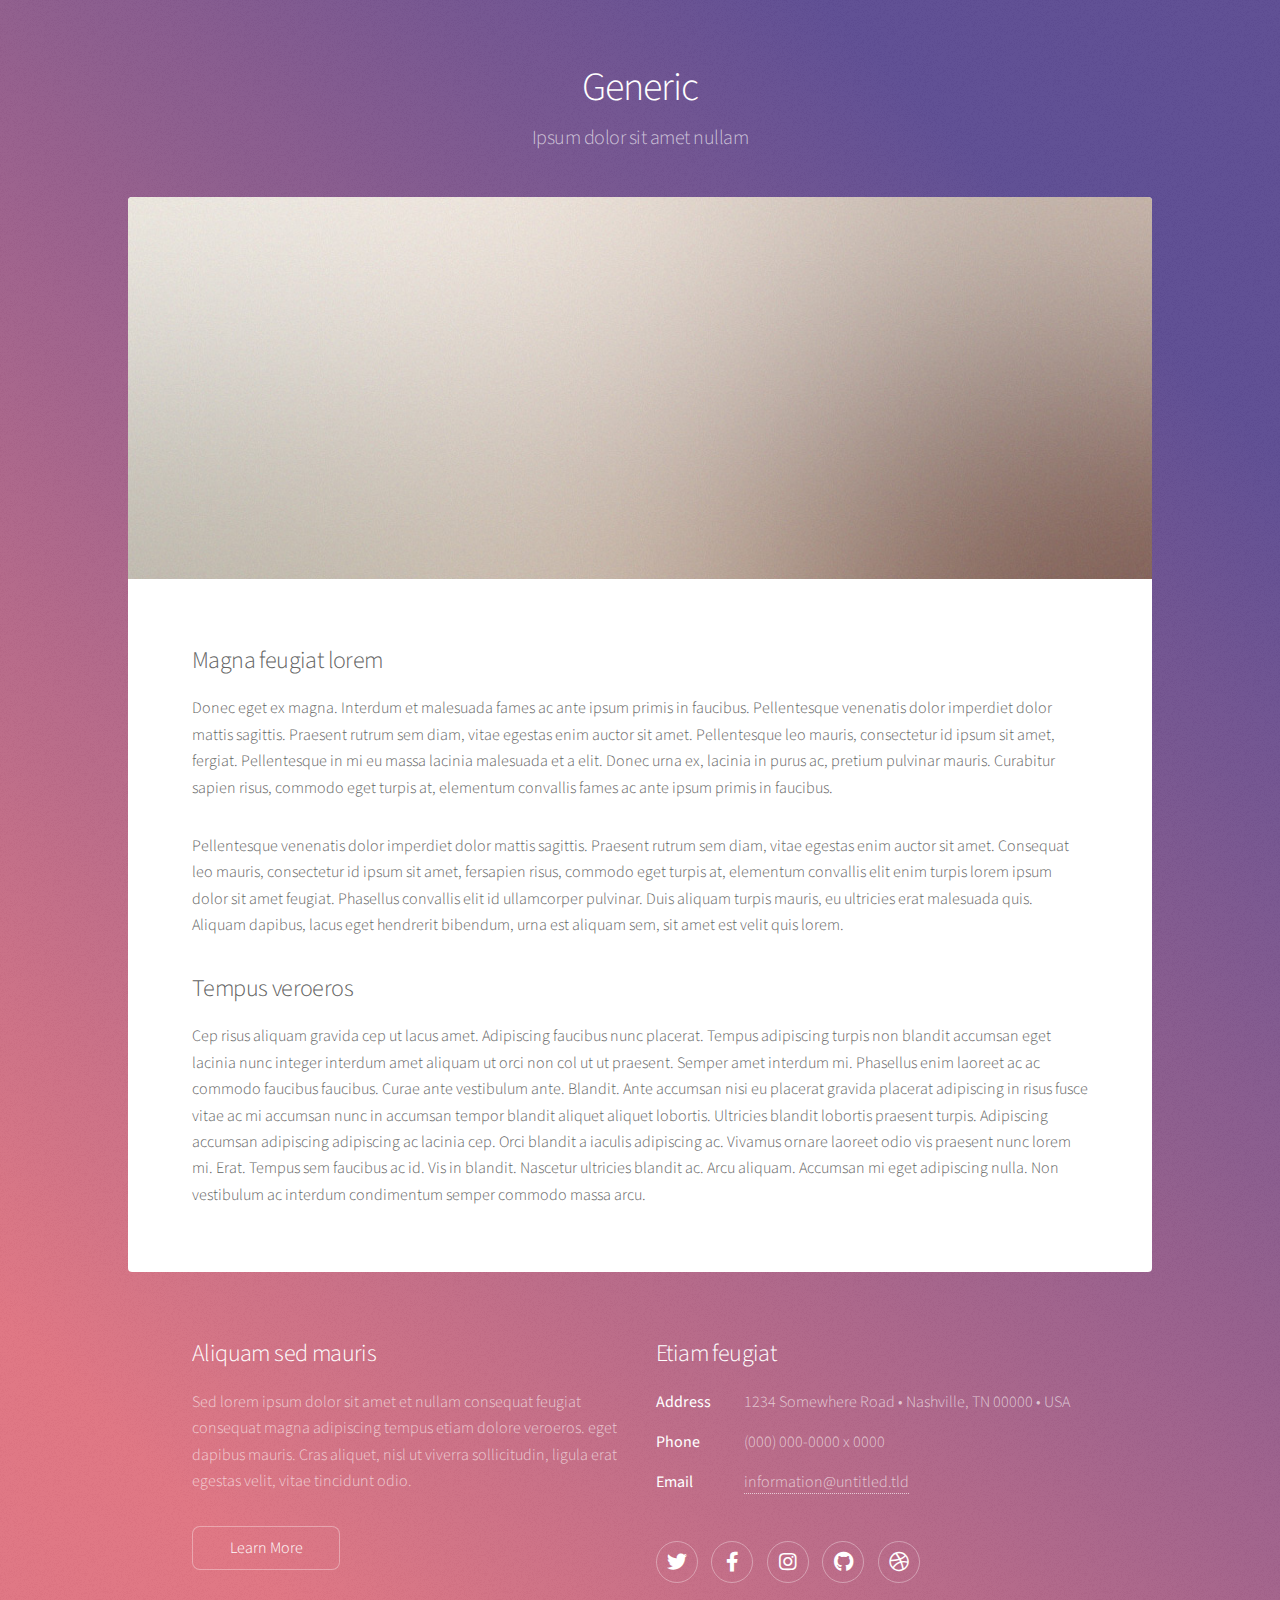
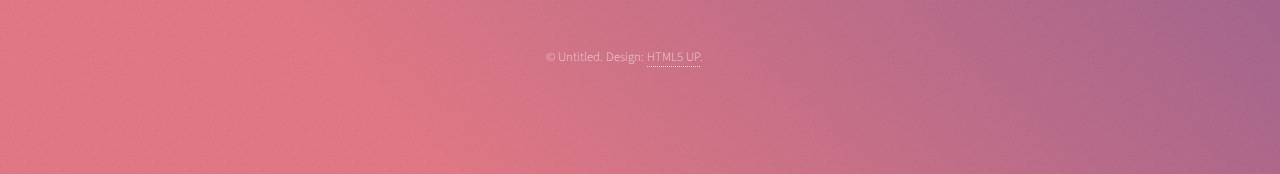
<file: menu/misión 1/generic.html>
<!DOCTYPE HTML>
<!--
	Stellar by HTML5 UP
	html5up.net | @ajlkn
	Free for personal and commercial use under the CCA 3.0 license (html5up.net/license)
-->
<html>
	<head>
		<title>Generic - Stellar by HTML5 UP</title>
		<meta charset="utf-8" />
		<meta name="viewport" content="width=device-width, initial-scale=1, user-scalable=no" />
		<link rel="stylesheet" href="assets/css/main.css" />
		<noscript><link rel="stylesheet" href="assets/css/noscript.css" /></noscript>
	</head>
	<body class="is-preload">

		<!-- Wrapper -->
			<div id="wrapper">

				<!-- Header -->
					<header id="header">
						<h1>Generic</h1>
						<p>Ipsum dolor sit amet nullam</p>
					</header>

				<!-- Main -->
					<div id="main">

						<!-- Content -->
							<section id="content" class="main">
								<span class="image main"><img src="images/pic04.jpg" alt="" /></span>
								<h2>Magna feugiat lorem</h2>
								<p>Donec eget ex magna. Interdum et malesuada fames ac ante ipsum primis in faucibus. Pellentesque venenatis dolor imperdiet dolor mattis sagittis. Praesent rutrum sem diam, vitae egestas enim auctor sit amet. Pellentesque leo mauris, consectetur id ipsum sit amet, fergiat. Pellentesque in mi eu massa lacinia malesuada et a elit. Donec urna ex, lacinia in purus ac, pretium pulvinar mauris. Curabitur sapien risus, commodo eget turpis at, elementum convallis fames ac ante ipsum primis in faucibus.</p>
								<p>Pellentesque venenatis dolor imperdiet dolor mattis sagittis. Praesent rutrum sem diam, vitae egestas enim auctor sit amet. Consequat leo mauris, consectetur id ipsum sit amet, fersapien risus, commodo eget turpis at, elementum convallis elit enim turpis lorem ipsum dolor sit amet feugiat. Phasellus convallis elit id ullamcorper pulvinar. Duis aliquam turpis mauris, eu ultricies erat malesuada quis. Aliquam dapibus, lacus eget hendrerit bibendum, urna est aliquam sem, sit amet est velit quis lorem.</p>
								<h2>Tempus veroeros</h2>
								<p>Cep risus aliquam gravida cep ut lacus amet. Adipiscing faucibus nunc placerat. Tempus adipiscing turpis non blandit accumsan eget lacinia nunc integer interdum amet aliquam ut orci non col ut ut praesent. Semper amet interdum mi. Phasellus enim laoreet ac ac commodo faucibus faucibus. Curae ante vestibulum ante. Blandit. Ante accumsan nisi eu placerat gravida placerat adipiscing in risus fusce vitae ac mi accumsan nunc in accumsan tempor blandit aliquet aliquet lobortis. Ultricies blandit lobortis praesent turpis. Adipiscing accumsan adipiscing adipiscing ac lacinia cep. Orci blandit a iaculis adipiscing ac. Vivamus ornare laoreet odio vis praesent nunc lorem mi. Erat. Tempus sem faucibus ac id. Vis in blandit. Nascetur ultricies blandit ac. Arcu aliquam. Accumsan mi eget adipiscing nulla. Non vestibulum ac interdum condimentum semper commodo massa arcu.</p>
							</section>

					</div>

				<!-- Footer -->
					<footer id="footer">
						<section>
							<h2>Aliquam sed mauris</h2>
							<p>Sed lorem ipsum dolor sit amet et nullam consequat feugiat consequat magna adipiscing tempus etiam dolore veroeros. eget dapibus mauris. Cras aliquet, nisl ut viverra sollicitudin, ligula erat egestas velit, vitae tincidunt odio.</p>
							<ul class="actions">
								<li><a href="#" class="button">Learn More</a></li>
							</ul>
						</section>
						<section>
							<h2>Etiam feugiat</h2>
							<dl class="alt">
								<dt>Address</dt>
								<dd>1234 Somewhere Road &bull; Nashville, TN 00000 &bull; USA</dd>
								<dt>Phone</dt>
								<dd>(000) 000-0000 x 0000</dd>
								<dt>Email</dt>
								<dd><a href="#">information@untitled.tld</a></dd>
							</dl>
							<ul class="icons">
								<li><a href="#" class="icon brands fa-twitter alt"><span class="label">Twitter</span></a></li>
								<li><a href="#" class="icon brands fa-facebook-f alt"><span class="label">Facebook</span></a></li>
								<li><a href="#" class="icon brands fa-instagram alt"><span class="label">Instagram</span></a></li>
								<li><a href="#" class="icon brands fa-github alt"><span class="label">GitHub</span></a></li>
								<li><a href="#" class="icon brands fa-dribbble alt"><span class="label">Dribbble</span></a></li>
							</ul>
						</section>
						<p class="copyright">&copy; Untitled. Design: <a href="https://html5up.net">HTML5 UP</a>.</p>
					</footer>

			</div>

		<!-- Scripts -->
			<script src="assets/js/jquery.min.js"></script>
			<script src="assets/js/jquery.scrollex.min.js"></script>
			<script src="assets/js/jquery.scrolly.min.js"></script>
			<script src="assets/js/browser.min.js"></script>
			<script src="assets/js/breakpoints.min.js"></script>
			<script src="assets/js/util.js"></script>
			<script src="assets/js/main.js"></script>

	</body>
</html>
</file>
<file: menu/misión 1/assets/css/noscript.css>
/*
	Stellar by HTML5 UP
	html5up.net | @ajlkn
	Free for personal and commercial use under the CCA 3.0 license (html5up.net/license)
*/

/* Header */

	body.is-preload #header.alt > * {
		opacity: 1;
	}

	body.is-preload #header.alt .logo {
		-moz-transform: none;
		-webkit-transform: none;
		-ms-transform: none;
		transform: none;
	}
</file>
<file: menu/misiones/assets/css/main.css>
@import url(fontawesome-all.min.css);
@import url("https://fonts.googleapis.com/css?family=Source+Sans+Pro:300,600,700,300i,600i,700i|Raleway:600,800");

/*
	Paradigm Shift by HTML5 UP
	html5up.net | @ajlkn
	Free for personal and commercial use under the CCA 3.0 license (html5up.net/license)
*/

html, body, div, span, applet, object,
iframe, h1, h2, h3, h4, h5, h6, p, blockquote,
pre, a, abbr, acronym, address, big, cite,
code, del, dfn, em, img, ins, kbd, q, s, samp,
small, strike, strong, sub, sup, tt, var, b,
u, i, center, dl, dt, dd, ol, ul, li, fieldset,
form, label, legend, table, caption, tbody,
tfoot, thead, tr, th, td, article, aside,
canvas, details, embed, figure, figcaption,
footer, header, hgroup, menu, nav, output, ruby,
section, summary, time, mark, audio, video {
	margin: 0;
	padding: 0;
	border: 0;
	font-size: 100%;
	font: inherit;
	vertical-align: baseline;}

article, aside, details, figcaption, figure,
footer, header, hgroup, menu, nav, section {
	display: block;}

body {
	line-height: 1;
}

ol, ul {
	list-style: none;
}

blockquote, q {
	quotes: none;
}

	blockquote:before, blockquote:after, q:before, q:after {
		content: '';
		content: none;
	}

table {
	border-collapse: collapse;
	border-spacing: 0;
}

body {
	-webkit-text-size-adjust: none;
}

mark {
	background-color: transparent;
	color: inherit;
}

input::-moz-focus-inner {
	border: 0;
	padding: 0;
}

input, select, textarea {
	-moz-appearance: none;
	-webkit-appearance: none;
	-ms-appearance: none;
	appearance: none;
}

/* Basic */

	@-ms-viewport {
		width: device-width;
	}

	body {
		-ms-overflow-style: scrollbar;
	}

	@media screen and (max-width: 480px) {

		html, body {
			min-width: 320px;
		}

	}

	html {
		box-sizing: border-box;
	}

	*, *:before, *:after {
		box-sizing: inherit;
	}

	html {
		overflow-x: hidden;
	}

	body {
		background: #ffffff;
		overflow-x: hidden;
	}

		body.is-preload *, body.is-preload *:before, body.is-preload *:after {
			-moz-animation: none !important;
			-webkit-animation: none !important;
			-ms-animation: none !important;
			animation: none !important;
			-moz-transition: none !important;
			-webkit-transition: none !important;
			-ms-transition: none !important;
			transition: none !important;
		}

/* Typography */

	html {
		font-size: 18pt;
	}

		@media screen and (max-width: 1920px) {

			html {
				font-size: 13pt;
			}

		}

		@media screen and (max-width: 1152px) {

			html {
				font-size: 14pt;
			}

		}

		@media screen and (max-width: 736px) {

			html {
				font-size: 12pt;
			}

		}

		@media screen and (max-width: 480px) {

			html {
				font-size: 11pt;
			}

		}

	body {
		background-color: #ffffff;
		color: #000000;
	}

	body, input, select, textarea {
		color: #000000;
		font-family: "Source Sans Pro", Helvetica, sans-serif;
		font-size: 1rem;
		font-weight: 300;
		letter-spacing: 0.0375em;
		line-height: 2;
	}

	a {
		-moz-transition: border-bottom-color 0.25s ease-in-out;
		-webkit-transition: border-bottom-color 0.25s ease-in-out;
		-ms-transition: border-bottom-color 0.25s ease-in-out;
		transition: border-bottom-color 0.25s ease-in-out;
		text-decoration: none;
		color: #000000;
		border-bottom: dotted 1px;
	}

		a:hover {
			text-decoration: none;
			border-bottom-color: transparent;
		}

	strong, b {
		font-weight: 600;
		color: #000000;
	}

	em, i {
		font-style: italic;
	}

	p {
		margin: 0 0 2rem 0;
	}

	h1, h2, h3, h4, h5, h6 {
		color: #000000;
		font-family: "Raleway", Helvetica, sans-serif;
		font-weight: 600;
		letter-spacing: 0.175em;
		line-height: 1.75;
		margin: 0 0 1.5rem 0;
		text-transform: uppercase;
	}

		h1 a, h2 a, h3 a, h4 a, h5 a, h6 a {
			color: inherit;
			text-decoration: none;
		}

	h1 {
		font-family: "Source Sans Pro", Helvetica, sans-serif;
		font-size: 5rem;
		font-weight: 700;
		letter-spacing: -0.05em;
		line-height: 1.1;
		margin: 0 0 1.5rem 0;
		text-transform: none;
	}

	h2 {
		font-size: 1.25rem;
		font-weight: 800;
		margin: 0 0 2rem 0;
	}

	h3 {
		font-size: 0.875rem;
	}

	h4 {
		font-size: 0.875rem;
	}

	h5 {
		font-size: 0.75rem;
	}

	h6 {
		font-size: 0.625rem;
	}

	@media screen and (max-width: 736px) {

		h1 {
			font-size: 4.5rem;
			line-height: 1.1;
		}

		h2 {
			font-size: 1.25rem;
			line-height: 1.7;
		}

		h3 {
			font-size: 0.9rem;
		}

		h4 {
			font-size: 0.75rem;
		}

		h5 {
			font-size: 0.675rem;
		}

	}

	@media screen and (max-width: 360px) {

		h1 {
			font-size: 3.75rem;
		}

		h2 {
			font-size: 1.125rem;
		}

		h3 {
			font-size: 0.8rem;
		}

		h4 {
			font-size: 0.675rem;
		}

		h5 {
			font-size: 0.675rem;
		}

	}

	sub {
		font-size: 0.8rem;
		position: relative;
		top: 0.5rem;
	}

	sup {
		font-size: 0.8rem;
		position: relative;
		top: -0.5rem;
	}

	blockquote {
		border-left: solid 0.5rem rgba(144, 144, 144, 0.25);
		font-style: italic;
		margin: 0 0 2rem 0;
		padding: 1rem 0 1rem 2rem;
	}

	code {
		background: rgba(144, 144, 144, 0.1);
		border-radius: 0.325rem;
		font-family: "Courier New", monospace;
		font-size: 0.9rem;
		margin: 0 0.25rem;
		padding: 0.25rem 0.65rem;
	}

	pre {
		-webkit-overflow-scrolling: touch;
		font-family: "Courier New", monospace;
		font-size: 0.9rem;
		margin: 0 0 2rem 0;
		width: 100%;
	}

		pre code {
			display: block;
			line-height: 1.75;
			padding: 1rem 1.5rem;
			overflow-x: auto;
		}

	hr {
		border: 0;
		border-bottom: solid 2px rgba(144, 144, 144, 0.25);
		margin: 3rem 0;
	}

		hr.major {
			margin: 5rem 0;
		}

		@media screen and (max-width: 736px) {

			hr.major {
				margin: 3rem 0;
			}

		}

/* Row */

	.row {
		display: flex;
		flex-wrap: wrap;
		box-sizing: border-box;
		align-items: stretch;
	}

		.row > * {
			box-sizing: border-box;
		}

		.row.gtr-uniform > * > :last-child {
			margin-bottom: 0;
		}

		.row.aln-left {
			justify-content: flex-start;
		}

		.row.aln-center {
			justify-content: center;
		}

		.row.aln-right {
			justify-content: flex-end;
		}

		.row.aln-top {
			align-items: flex-start;
		}

		.row.aln-middle {
			align-items: center;
		}

		.row.aln-bottom {
			align-items: flex-end;
		}

		.row > .imp {
			order: -1;
		}

		.row > .col-1 {
			width: 8.33333%;
		}

		.row > .off-1 {
			margin-left: 8.33333%;
		}

		.row > .col-2 {
			width: 16.66667%;
		}

		.row > .off-2 {
			margin-left: 16.66667%;
		}

		.row > .col-3 {
			width: 25%;
		}

		.row > .off-3 {
			margin-left: 25%;
		}

		.row > .col-4 {
			width: 33.33333%;
		}

		.row > .off-4 {
			margin-left: 33.33333%;
		}

		.row > .col-5 {
			width: 41.66667%;
		}

		.row > .off-5 {
			margin-left: 41.66667%;
		}

		.row > .col-6 {
			width: 50%;
		}

		.row > .off-6 {
			margin-left: 50%;
		}

		.row > .col-7 {
			width: 58.33333%;
		}

		.row > .off-7 {
			margin-left: 58.33333%;
		}

		.row > .col-8 {
			width: 66.66667%;
		}

		.row > .off-8 {
			margin-left: 66.66667%;
		}

		.row > .col-9 {
			width: 75%;
		}

		.row > .off-9 {
			margin-left: 75%;
		}

		.row > .col-10 {
			width: 83.33333%;
		}

		.row > .off-10 {
			margin-left: 83.33333%;
		}

		.row > .col-11 {
			width: 91.66667%;
		}

		.row > .off-11 {
			margin-left: 91.66667%;
		}

		.row > .col-12 {
			width: 100%;
		}

		.row > .off-12 {
			margin-left: 100%;
		}

		.row.gtr-0 {
			margin-top: 0;
			margin-left: 0rem;
		}

			.row.gtr-0 > * {
				padding: 0 0 0 0rem;
			}

			.row.gtr-0.gtr-uniform {
				margin-top: 0rem;
			}

				.row.gtr-0.gtr-uniform > * {
					padding-top: 0rem;
				}

		.row.gtr-25 {
			margin-top: 0;
			margin-left: -0.5rem;
		}

			.row.gtr-25 > * {
				padding: 0 0 0 0.5rem;
			}

			.row.gtr-25.gtr-uniform {
				margin-top: -0.5rem;
			}

				.row.gtr-25.gtr-uniform > * {
					padding-top: 0.5rem;
				}

		.row.gtr-50 {
			margin-top: 0;
			margin-left: -1rem;
		}

			.row.gtr-50 > * {
				padding: 0 0 0 1rem;
			}

			.row.gtr-50.gtr-uniform {
				margin-top: -1rem;
			}

				.row.gtr-50.gtr-uniform > * {
					padding-top: 1rem;
				}

		.row {
			margin-top: 0;
			margin-left: -2rem;
		}

			.row > * {
				padding: 0 0 0 2rem;
			}

			.row.gtr-uniform {
				margin-top: -2rem;
			}

				.row.gtr-uniform > * {
					padding-top: 2rem;
				}

		.row.gtr-150 {
			margin-top: 0;
			margin-left: -3rem;
		}

			.row.gtr-150 > * {
				padding: 0 0 0 3rem;
			}

			.row.gtr-150.gtr-uniform {
				margin-top: -3rem;
			}

				.row.gtr-150.gtr-uniform > * {
					padding-top: 3rem;
				}

		.row.gtr-200 {
			margin-top: 0;
			margin-left: -4rem;
		}

			.row.gtr-200 > * {
				padding: 0 0 0 4rem;
			}

			.row.gtr-200.gtr-uniform {
				margin-top: -4rem;
			}

				.row.gtr-200.gtr-uniform > * {
					padding-top: 4rem;
				}

		@media screen and (max-width: 1920px) {

			.row {
				display: flex;
				flex-wrap: wrap;
				box-sizing: border-box;
				align-items: stretch;
			}

				.row > * {
					box-sizing: border-box;
				}

				.row.gtr-uniform > * > :last-child {
					margin-bottom: 0;
				}

				.row.aln-left {
					justify-content: flex-start;
				}

				.row.aln-center {
					justify-content: center;
				}

				.row.aln-right {
					justify-content: flex-end;
				}

				.row.aln-top {
					align-items: flex-start;
				}

				.row.aln-middle {
					align-items: center;
				}

				.row.aln-bottom {
					align-items: flex-end;
				}

				.row > .imp-xlarge {
					order: -1;
				}

				.row > .col-1-xlarge {
					width: 8.33333%;
				}

				.row > .off-1-xlarge {
					margin-left: 8.33333%;
				}

				.row > .col-2-xlarge {
					width: 16.66667%;
				}

				.row > .off-2-xlarge {
					margin-left: 16.66667%;
				}

				.row > .col-3-xlarge {
					width: 25%;
				}

				.row > .off-3-xlarge {
					margin-left: 25%;
				}

				.row > .col-4-xlarge {
					width: 33.33333%;
				}

				.row > .off-4-xlarge {
					margin-left: 33.33333%;
				}

				.row > .col-5-xlarge {
					width: 41.66667%;
				}

				.row > .off-5-xlarge {
					margin-left: 41.66667%;
				}

				.row > .col-6-xlarge {
					width: 50%;
				}

				.row > .off-6-xlarge {
					margin-left: 50%;
				}

				.row > .col-7-xlarge {
					width: 58.33333%;
				}

				.row > .off-7-xlarge {
					margin-left: 58.33333%;
				}

				.row > .col-8-xlarge {
					width: 66.66667%;
				}

				.row > .off-8-xlarge {
					margin-left: 66.66667%;
				}

				.row > .col-9-xlarge {
					width: 75%;
				}

				.row > .off-9-xlarge {
					margin-left: 75%;
				}

				.row > .col-10-xlarge {
					width: 83.33333%;
				}

				.row > .off-10-xlarge {
					margin-left: 83.33333%;
				}

				.row > .col-11-xlarge {
					width: 91.66667%;
				}

				.row > .off-11-xlarge {
					margin-left: 91.66667%;
				}

				.row > .col-12-xlarge {
					width: 100%;
				}

				.row > .off-12-xlarge {
					margin-left: 100%;
				}

				.row.gtr-0 {
					margin-top: 0;
					margin-left: 0rem;
				}

					.row.gtr-0 > * {
						padding: 0 0 0 0rem;
					}

					.row.gtr-0.gtr-uniform {
						margin-top: 0rem;
					}

						.row.gtr-0.gtr-uniform > * {
							padding-top: 0rem;
						}

				.row.gtr-25 {
					margin-top: 0;
					margin-left: -0.5rem;
				}

					.row.gtr-25 > * {
						padding: 0 0 0 0.5rem;
					}

					.row.gtr-25.gtr-uniform {
						margin-top: -0.5rem;
					}

						.row.gtr-25.gtr-uniform > * {
							padding-top: 0.5rem;
						}

				.row.gtr-50 {
					margin-top: 0;
					margin-left: -1rem;
				}

					.row.gtr-50 > * {
						padding: 0 0 0 1rem;
					}

					.row.gtr-50.gtr-uniform {
						margin-top: -1rem;
					}

						.row.gtr-50.gtr-uniform > * {
							padding-top: 1rem;
						}

				.row {
					margin-top: 0;
					margin-left: -2rem;
				}

					.row > * {
						padding: 0 0 0 2rem;
					}

					.row.gtr-uniform {
						margin-top: -2rem;
					}

						.row.gtr-uniform > * {
							padding-top: 2rem;
						}

				.row.gtr-150 {
					margin-top: 0;
					margin-left: -3rem;
				}

					.row.gtr-150 > * {
						padding: 0 0 0 3rem;
					}

					.row.gtr-150.gtr-uniform {
						margin-top: -3rem;
					}

						.row.gtr-150.gtr-uniform > * {
							padding-top: 3rem;
						}

				.row.gtr-200 {
					margin-top: 0;
					margin-left: -4rem;
				}

					.row.gtr-200 > * {
						padding: 0 0 0 4rem;
					}

					.row.gtr-200.gtr-uniform {
						margin-top: -4rem;
					}

						.row.gtr-200.gtr-uniform > * {
							padding-top: 4rem;
						}

		}

		@media screen and (max-width: 1280px) {

			.row {
				display: flex;
				flex-wrap: wrap;
				box-sizing: border-box;
				align-items: stretch;
			}

				.row > * {
					box-sizing: border-box;
				}

				.row.gtr-uniform > * > :last-child {
					margin-bottom: 0;
				}

				.row.aln-left {
					justify-content: flex-start;
				}

				.row.aln-center {
					justify-content: center;
				}

				.row.aln-right {
					justify-content: flex-end;
				}

				.row.aln-top {
					align-items: flex-start;
				}

				.row.aln-middle {
					align-items: center;
				}

				.row.aln-bottom {
					align-items: flex-end;
				}

				.row > .imp-large {
					order: -1;
				}

				.row > .col-1-large {
					width: 8.33333%;
				}

				.row > .off-1-large {
					margin-left: 8.33333%;
				}

				.row > .col-2-large {
					width: 16.66667%;
				}

				.row > .off-2-large {
					margin-left: 16.66667%;
				}

				.row > .col-3-large {
					width: 25%;
				}

				.row > .off-3-large {
					margin-left: 25%;
				}

				.row > .col-4-large {
					width: 33.33333%;
				}

				.row > .off-4-large {
					margin-left: 33.33333%;
				}

				.row > .col-5-large {
					width: 41.66667%;
				}

				.row > .off-5-large {
					margin-left: 41.66667%;
				}

				.row > .col-6-large {
					width: 50%;
				}

				.row > .off-6-large {
					margin-left: 50%;
				}

				.row > .col-7-large {
					width: 58.33333%;
				}

				.row > .off-7-large {
					margin-left: 58.33333%;
				}

				.row > .col-8-large {
					width: 66.66667%;
				}

				.row > .off-8-large {
					margin-left: 66.66667%;
				}

				.row > .col-9-large {
					width: 75%;
				}

				.row > .off-9-large {
					margin-left: 75%;
				}

				.row > .col-10-large {
					width: 83.33333%;
				}

				.row > .off-10-large {
					margin-left: 83.33333%;
				}

				.row > .col-11-large {
					width: 91.66667%;
				}

				.row > .off-11-large {
					margin-left: 91.66667%;
				}

				.row > .col-12-large {
					width: 100%;
				}

				.row > .off-12-large {
					margin-left: 100%;
				}

				.row.gtr-0 {
					margin-top: 0;
					margin-left: 0rem;
				}

					.row.gtr-0 > * {
						padding: 0 0 0 0rem;
					}

					.row.gtr-0.gtr-uniform {
						margin-top: 0rem;
					}

						.row.gtr-0.gtr-uniform > * {
							padding-top: 0rem;
						}

				.row.gtr-25 {
					margin-top: 0;
					margin-left: -0.375rem;
				}

					.row.gtr-25 > * {
						padding: 0 0 0 0.375rem;
					}

					.row.gtr-25.gtr-uniform {
						margin-top: -0.375rem;
					}

						.row.gtr-25.gtr-uniform > * {
							padding-top: 0.375rem;
						}

				.row.gtr-50 {
					margin-top: 0;
					margin-left: -0.75rem;
				}

					.row.gtr-50 > * {
						padding: 0 0 0 0.75rem;
					}

					.row.gtr-50.gtr-uniform {
						margin-top: -0.75rem;
					}

						.row.gtr-50.gtr-uniform > * {
							padding-top: 0.75rem;
						}

				.row {
					margin-top: 0;
					margin-left: -1.5rem;
				}

					.row > * {
						padding: 0 0 0 1.5rem;
					}

					.row.gtr-uniform {
						margin-top: -1.5rem;
					}

						.row.gtr-uniform > * {
							padding-top: 1.5rem;
						}

				.row.gtr-150 {
					margin-top: 0;
					margin-left: -2.25rem;
				}

					.row.gtr-150 > * {
						padding: 0 0 0 2.25rem;
					}

					.row.gtr-150.gtr-uniform {
						margin-top: -2.25rem;
					}

						.row.gtr-150.gtr-uniform > * {
							padding-top: 2.25rem;
						}

				.row.gtr-200 {
					margin-top: 0;
					margin-left: -3rem;
				}

					.row.gtr-200 > * {
						padding: 0 0 0 3rem;
					}

					.row.gtr-200.gtr-uniform {
						margin-top: -3rem;
					}

						.row.gtr-200.gtr-uniform > * {
							padding-top: 3rem;
						}

		}

		@media screen and (max-width: 1152px) {

			.row {
				display: flex;
				flex-wrap: wrap;
				box-sizing: border-box;
				align-items: stretch;
			}

				.row > * {
					box-sizing: border-box;
				}

				.row.gtr-uniform > * > :last-child {
					margin-bottom: 0;
				}

				.row.aln-left {
					justify-content: flex-start;
				}

				.row.aln-center {
					justify-content: center;
				}

				.row.aln-right {
					justify-content: flex-end;
				}

				.row.aln-top {
					align-items: flex-start;
				}

				.row.aln-middle {
					align-items: center;
				}

				.row.aln-bottom {
					align-items: flex-end;
				}

				.row > .imp-medium {
					order: -1;
				}

				.row > .col-1-medium {
					width: 8.33333%;
				}

				.row > .off-1-medium {
					margin-left: 8.33333%;
				}

				.row > .col-2-medium {
					width: 16.66667%;
				}

				.row > .off-2-medium {
					margin-left: 16.66667%;
				}

				.row > .col-3-medium {
					width: 25%;
				}

				.row > .off-3-medium {
					margin-left: 25%;
				}

				.row > .col-4-medium {
					width: 33.33333%;
				}

				.row > .off-4-medium {
					margin-left: 33.33333%;
				}

				.row > .col-5-medium {
					width: 41.66667%;
				}

				.row > .off-5-medium {
					margin-left: 41.66667%;
				}

				.row > .col-6-medium {
					width: 50%;
				}

				.row > .off-6-medium {
					margin-left: 50%;
				}

				.row > .col-7-medium {
					width: 58.33333%;
				}

				.row > .off-7-medium {
					margin-left: 58.33333%;
				}

				.row > .col-8-medium {
					width: 66.66667%;
				}

				.row > .off-8-medium {
					margin-left: 66.66667%;
				}

				.row > .col-9-medium {
					width: 75%;
				}

				.row > .off-9-medium {
					margin-left: 75%;
				}

				.row > .col-10-medium {
					width: 83.33333%;
				}

				.row > .off-10-medium {
					margin-left: 83.33333%;
				}

				.row > .col-11-medium {
					width: 91.66667%;
				}

				.row > .off-11-medium {
					margin-left: 91.66667%;
				}

				.row > .col-12-medium {
					width: 100%;
				}

				.row > .off-12-medium {
					margin-left: 100%;
				}

				.row.gtr-0 {
					margin-top: 0;
					margin-left: 0rem;
				}

					.row.gtr-0 > * {
						padding: 0 0 0 0rem;
					}

					.row.gtr-0.gtr-uniform {
						margin-top: 0rem;
					}

						.row.gtr-0.gtr-uniform > * {
							padding-top: 0rem;
						}

				.row.gtr-25 {
					margin-top: 0;
					margin-left: -0.375rem;
				}

					.row.gtr-25 > * {
						padding: 0 0 0 0.375rem;
					}

					.row.gtr-25.gtr-uniform {
						margin-top: -0.375rem;
					}

						.row.gtr-25.gtr-uniform > * {
							padding-top: 0.375rem;
						}

				.row.gtr-50 {
					margin-top: 0;
					margin-left: -0.75rem;
				}

					.row.gtr-50 > * {
						padding: 0 0 0 0.75rem;
					}

					.row.gtr-50.gtr-uniform {
						margin-top: -0.75rem;
					}

						.row.gtr-50.gtr-uniform > * {
							padding-top: 0.75rem;
						}

				.row {
					margin-top: 0;
					margin-left: -1.5rem;
				}

					.row > * {
						padding: 0 0 0 1.5rem;
					}

					.row.gtr-uniform {
						margin-top: -1.5rem;
					}

						.row.gtr-uniform > * {
							padding-top: 1.5rem;
						}

				.row.gtr-150 {
					margin-top: 0;
					margin-left: -2.25rem;
				}

					.row.gtr-150 > * {
						padding: 0 0 0 2.25rem;
					}

					.row.gtr-150.gtr-uniform {
						margin-top: -2.25rem;
					}

						.row.gtr-150.gtr-uniform > * {
							padding-top: 2.25rem;
						}

				.row.gtr-200 {
					margin-top: 0;
					margin-left: -3rem;
				}

					.row.gtr-200 > * {
						padding: 0 0 0 3rem;
					}

					.row.gtr-200.gtr-uniform {
						margin-top: -3rem;
					}

						.row.gtr-200.gtr-uniform > * {
							padding-top: 3rem;
						}

		}

		@media screen and (max-width: 736px) {

			.row {
				display: flex;
				flex-wrap: wrap;
				box-sizing: border-box;
				align-items: stretch;
			}

				.row > * {
					box-sizing: border-box;
				}

				.row.gtr-uniform > * > :last-child {
					margin-bottom: 0;
				}

				.row.aln-left {
					justify-content: flex-start;
				}

				.row.aln-center {
					justify-content: center;
				}

				.row.aln-right {
					justify-content: flex-end;
				}

				.row.aln-top {
					align-items: flex-start;
				}

				.row.aln-middle {
					align-items: center;
				}

				.row.aln-bottom {
					align-items: flex-end;
				}

				.row > .imp-small {
					order: -1;
				}

				.row > .col-1-small {
					width: 8.33333%;
				}

				.row > .off-1-small {
					margin-left: 8.33333%;
				}

				.row > .col-2-small {
					width: 16.66667%;
				}

				.row > .off-2-small {
					margin-left: 16.66667%;
				}

				.row > .col-3-small {
					width: 25%;
				}

				.row > .off-3-small {
					margin-left: 25%;
				}

				.row > .col-4-small {
					width: 33.33333%;
				}

				.row > .off-4-small {
					margin-left: 33.33333%;
				}

				.row > .col-5-small {
					width: 41.66667%;
				}

				.row > .off-5-small {
					margin-left: 41.66667%;
				}

				.row > .col-6-small {
					width: 50%;
				}

				.row > .off-6-small {
					margin-left: 50%;
				}

				.row > .col-7-small {
					width: 58.33333%;
				}

				.row > .off-7-small {
					margin-left: 58.33333%;
				}

				.row > .col-8-small {
					width: 66.66667%;
				}

				.row > .off-8-small {
					margin-left: 66.66667%;
				}

				.row > .col-9-small {
					width: 75%;
				}

				.row > .off-9-small {
					margin-left: 75%;
				}

				.row > .col-10-small {
					width: 83.33333%;
				}

				.row > .off-10-small {
					margin-left: 83.33333%;
				}

				.row > .col-11-small {
					width: 91.66667%;
				}

				.row > .off-11-small {
					margin-left: 91.66667%;
				}

				.row > .col-12-small {
					width: 100%;
				}

				.row > .off-12-small {
					margin-left: 100%;
				}

				.row.gtr-0 {
					margin-top: 0;
					margin-left: 0rem;
				}

					.row.gtr-0 > * {
						padding: 0 0 0 0rem;
					}

					.row.gtr-0.gtr-uniform {
						margin-top: 0rem;
					}

						.row.gtr-0.gtr-uniform > * {
							padding-top: 0rem;
						}

				.row.gtr-25 {
					margin-top: 0;
					margin-left: -0.3125rem;
				}

					.row.gtr-25 > * {
						padding: 0 0 0 0.3125rem;
					}

					.row.gtr-25.gtr-uniform {
						margin-top: -0.3125rem;
					}

						.row.gtr-25.gtr-uniform > * {
							padding-top: 0.3125rem;
						}

				.row.gtr-50 {
					margin-top: 0;
					margin-left: -0.625rem;
				}

					.row.gtr-50 > * {
						padding: 0 0 0 0.625rem;
					}

					.row.gtr-50.gtr-uniform {
						margin-top: -0.625rem;
					}

						.row.gtr-50.gtr-uniform > * {
							padding-top: 0.625rem;
						}

				.row {
					margin-top: 0;
					margin-left: -1.25rem;
				}

					.row > * {
						padding: 0 0 0 1.25rem;
					}

					.row.gtr-uniform {
						margin-top: -1.25rem;
					}

						.row.gtr-uniform > * {
							padding-top: 1.25rem;
						}

				.row.gtr-150 {
					margin-top: 0;
					margin-left: -1.875rem;
				}

					.row.gtr-150 > * {
						padding: 0 0 0 1.875rem;
					}

					.row.gtr-150.gtr-uniform {
						margin-top: -1.875rem;
					}

						.row.gtr-150.gtr-uniform > * {
							padding-top: 1.875rem;
						}

				.row.gtr-200 {
					margin-top: 0;
					margin-left: -2.5rem;
				}

					.row.gtr-200 > * {
						padding: 0 0 0 2.5rem;
					}

					.row.gtr-200.gtr-uniform {
						margin-top: -2.5rem;
					}

						.row.gtr-200.gtr-uniform > * {
							padding-top: 2.5rem;
						}

		}

		@media screen and (max-width: 480px) {

			.row {
				display: flex;
				flex-wrap: wrap;
				box-sizing: border-box;
				align-items: stretch;
			}

				.row > * {
					box-sizing: border-box;
				}

				.row.gtr-uniform > * > :last-child {
					margin-bottom: 0;
				}

				.row.aln-left {
					justify-content: flex-start;
				}

				.row.aln-center {
					justify-content: center;
				}

				.row.aln-right {
					justify-content: flex-end;
				}

				.row.aln-top {
					align-items: flex-start;
				}

				.row.aln-middle {
					align-items: center;
				}

				.row.aln-bottom {
					align-items: flex-end;
				}

				.row > .imp-xsmall {
					order: -1;
				}

				.row > .col-1-xsmall {
					width: 8.33333%;
				}

				.row > .off-1-xsmall {
					margin-left: 8.33333%;
				}

				.row > .col-2-xsmall {
					width: 16.66667%;
				}

				.row > .off-2-xsmall {
					margin-left: 16.66667%;
				}

				.row > .col-3-xsmall {
					width: 25%;
				}

				.row > .off-3-xsmall {
					margin-left: 25%;
				}

				.row > .col-4-xsmall {
					width: 33.33333%;
				}

				.row > .off-4-xsmall {
					margin-left: 33.33333%;
				}

				.row > .col-5-xsmall {
					width: 41.66667%;
				}

				.row > .off-5-xsmall {
					margin-left: 41.66667%;
				}

				.row > .col-6-xsmall {
					width: 50%;
				}

				.row > .off-6-xsmall {
					margin-left: 50%;
				}

				.row > .col-7-xsmall {
					width: 58.33333%;
				}

				.row > .off-7-xsmall {
					margin-left: 58.33333%;
				}

				.row > .col-8-xsmall {
					width: 66.66667%;
				}

				.row > .off-8-xsmall {
					margin-left: 66.66667%;
				}

				.row > .col-9-xsmall {
					width: 75%;
				}

				.row > .off-9-xsmall {
					margin-left: 75%;
				}

				.row > .col-10-xsmall {
					width: 83.33333%;
				}

				.row > .off-10-xsmall {
					margin-left: 83.33333%;
				}

				.row > .col-11-xsmall {
					width: 91.66667%;
				}

				.row > .off-11-xsmall {
					margin-left: 91.66667%;
				}

				.row > .col-12-xsmall {
					width: 100%;
				}

				.row > .off-12-xsmall {
					margin-left: 100%;
				}

				.row.gtr-0 {
					margin-top: 0;
					margin-left: 0rem;
				}

					.row.gtr-0 > * {
						padding: 0 0 0 0rem;
					}

					.row.gtr-0.gtr-uniform {
						margin-top: 0rem;
					}

						.row.gtr-0.gtr-uniform > * {
							padding-top: 0rem;
						}

				.row.gtr-25 {
					margin-top: 0;
					margin-left: -0.3125rem;
				}

					.row.gtr-25 > * {
						padding: 0 0 0 0.3125rem;
					}

					.row.gtr-25.gtr-uniform {
						margin-top: -0.3125rem;
					}

						.row.gtr-25.gtr-uniform > * {
							padding-top: 0.3125rem;
						}

				.row.gtr-50 {
					margin-top: 0;
					margin-left: -0.625rem;
				}

					.row.gtr-50 > * {
						padding: 0 0 0 0.625rem;
					}

					.row.gtr-50.gtr-uniform {
						margin-top: -0.625rem;
					}

						.row.gtr-50.gtr-uniform > * {
							padding-top: 0.625rem;
						}

				.row {
					margin-top: 0;
					margin-left: -1.25rem;
				}

					.row > * {
						padding: 0 0 0 1.25rem;
					}

					.row.gtr-uniform {
						margin-top: -1.25rem;
					}

						.row.gtr-uniform > * {
							padding-top: 1.25rem;
						}

				.row.gtr-150 {
					margin-top: 0;
					margin-left: -1.875rem;
				}

					.row.gtr-150 > * {
						padding: 0 0 0 1.875rem;
					}

					.row.gtr-150.gtr-uniform {
						margin-top: -1.875rem;
					}

						.row.gtr-150.gtr-uniform > * {
							padding-top: 1.875rem;
						}

				.row.gtr-200 {
					margin-top: 0;
					margin-left: -2.5rem;
				}

					.row.gtr-200 > * {
						padding: 0 0 0 2.5rem;
					}

					.row.gtr-200.gtr-uniform {
						margin-top: -2.5rem;
					}

						.row.gtr-200.gtr-uniform > * {
							padding-top: 2.5rem;
						}

		}

/* Box */

	.box {
		border: solid 2px rgba(144, 144, 144, 0.25);
		border-radius: 0.325rem;
		margin-bottom: 2rem;
		padding: 1.5rem;
	}

		.box > :last-child {
			margin-bottom: 0;
		}

		.box.alt {
			border: 0;
			border-radius: 0;
			padding: 0;
		}

/* Button */

	input[type="submit"],
	input[type="reset"],
	input[type="button"],
	button,
	.button {
		-moz-appearance: none;
		-webkit-appearance: none;
		-ms-appearance: none;
		appearance: none;
		-moz-transition: background-color 0.25s ease-in-out, box-shadow 0.25s ease-in-out, color 0.25s ease-in-out;
		-webkit-transition: background-color 0.25s ease-in-out, box-shadow 0.25s ease-in-out, color 0.25s ease-in-out;
		-ms-transition: background-color 0.25s ease-in-out, box-shadow 0.25s ease-in-out, color 0.25s ease-in-out;
		transition: background-color 0.25s ease-in-out, box-shadow 0.25s ease-in-out, color 0.25s ease-in-out;
		background-color: transparent;
		border-radius: 0.325rem;
		border: 0;
		box-shadow: inset 0 0 0 2px rgba(144, 144, 144, 0.25);
		color: #000000 !important;
		cursor: pointer;
		display: inline-block;
		font-family: "Raleway", Helvetica, sans-serif;
		font-size: 0.6rem;
		font-weight: 600;
		height: 3rem;
		letter-spacing: 0.175em;
		line-height: 3rem;
		padding: 0 2rem;
		text-align: center;
		text-decoration: none;
		text-transform: uppercase;
		white-space: nowrap;
	}

		input[type="submit"]:hover,
		input[type="reset"]:hover,
		input[type="button"]:hover,
		button:hover,
		.button:hover {
			box-shadow: inset 0 0 0 2px #2ee4bb;
			color: #2ee4bb !important;
		}

		input[type="submit"]:active,
		input[type="reset"]:active,
		input[type="button"]:active,
		button:active,
		.button:active {
			background-color: rgba(73, 252, 212, 0.25);
			box-shadow: inset 0 0 0 2px #2ee4bb;
			color: #2ee4bb !important;
		}

		input[type="submit"].small,
		input[type="reset"].small,
		input[type="button"].small,
		button.small,
		.button.small {
			font-size: 0.5rem;
			height: 2.25rem;
			line-height: 2.25rem;
			padding: 0 1.25rem;
		}

		input[type="submit"].large,
		input[type="reset"].large,
		input[type="button"].large,
		button.large,
		.button.large {
			font-size: 0.7rem;
			height: 3.2625rem;
			line-height: 3.2625rem;
			padding: 0 3.25rem;
		}

		input[type="submit"].wide,
		input[type="reset"].wide,
		input[type="button"].wide,
		button.wide,
		.button.wide {
			min-width: 13rem;
		}

		input[type="submit"].icon:before,
		input[type="reset"].icon:before,
		input[type="button"].icon:before,
		button.icon:before,
		.button.icon:before {
			margin-right: 0.5rem;
		}

		input[type="submit"].fit,
		input[type="reset"].fit,
		input[type="button"].fit,
		button.fit,
		.button.fit {
			width: 100%;
		}

		input[type="submit"].disabled, input[type="submit"]:disabled,
		input[type="reset"].disabled,
		input[type="reset"]:disabled,
		input[type="button"].disabled,
		input[type="button"]:disabled,
		button.disabled,
		button:disabled,
		.button.disabled,
		.button:disabled {
			pointer-events: none;
			opacity: 0.25;
		}

		input[type="submit"].primary,
		input[type="reset"].primary,
		input[type="button"].primary,
		button.primary,
		.button.primary {
			background-color: #49fcd4;
			box-shadow: none;
			color: #000000 !important;
		}

			input[type="submit"].primary:hover,
			input[type="reset"].primary:hover,
			input[type="button"].primary:hover,
			button.primary:hover,
			.button.primary:hover {
				background-color: #93ffe7;
			}

			input[type="submit"].primary:active,
			input[type="reset"].primary:active,
			input[type="button"].primary:active,
			button.primary:active,
			.button.primary:active {
				background-color: #44f2cb;
			}

		@media screen and (max-width: 736px) {

			input[type="submit"],
			input[type="reset"],
			input[type="button"],
			button,
			.button {
				font-size: 0.7rem;
				height: 3.3rem;
				line-height: 3.3rem;
			}

				input[type="submit"].large,
				input[type="reset"].large,
				input[type="button"].large,
				button.large,
				.button.large {
					font-size: 0.8rem;
					height: 3.75rem;
					line-height: 3.75rem;
				}

				input[type="submit"].small,
				input[type="reset"].small,
				input[type="button"].small,
				button.small,
				.button.small {
					font-size: 0.6rem;
					height: 3rem;
					line-height: 3rem;
				}

		}

/* Form */

	form {
		margin: 0 0 2rem 0;
	}

		form > :last-child {
			margin-bottom: 0;
		}

		form > .fields {
			display: -moz-flex;
			display: -webkit-flex;
			display: -ms-flex;
			display: flex;
			-moz-flex-wrap: wrap;
			-webkit-flex-wrap: wrap;
			-ms-flex-wrap: wrap;
			flex-wrap: wrap;
			margin: -2rem 0 2rem -2rem;
			width: calc(100% + 4rem);
		}

			form > .fields > .field {
				-moz-flex-grow: 0;
				-webkit-flex-grow: 0;
				-ms-flex-grow: 0;
				flex-grow: 0;
				-moz-flex-shrink: 0;
				-webkit-flex-shrink: 0;
				-ms-flex-shrink: 0;
				flex-shrink: 0;
				padding: 2rem 0 0 2rem;
				width: calc(100% - 2rem);
			}

				form > .fields > .field > :last-child {
					margin-bottom: 0;
				}

				form > .fields > .field.half {
					width: calc(50% - 1rem);
				}

				form > .fields > .field.third {
					width: calc(100%/3 - 0.66667rem);
				}

				form > .fields > .field.quarter {
					width: calc(25% - 0.5rem);
				}

		@media screen and (max-width: 480px) {

			form > .fields {
				margin: -1.5rem 0 2rem -1.5rem;
				width: calc(100% + 3rem);
			}

				form > .fields > .field {
					padding: 1.5rem 0 0 1.5rem;
					width: calc(100% - 1.5rem);
				}

					form > .fields > .field.half {
						width: calc(100% - 1.5rem);
					}

					form > .fields > .field.third {
						width: calc(100% - 1.5rem);
					}

					form > .fields > .field.quarter {
						width: calc(100% - 1.5rem);
					}

		}

	input[type="text"],
	input[type="password"],
	input[type="email"],
	input[type="tel"],
	input[type="search"],
	input[type="url"],
	select,
	textarea {
		-moz-appearance: none;
		-webkit-appearance: none;
		-ms-appearance: none;
		appearance: none;
		border-radius: 0.325rem;
		border: solid 2px rgba(144, 144, 144, 0.25);
		color: inherit;
		display: block;
		outline: 0;
		padding: 0 1rem;
		text-decoration: none;
		width: 100%;
	}

		input[type="text"]:invalid,
		input[type="password"]:invalid,
		input[type="email"]:invalid,
		input[type="tel"]:invalid,
		input[type="search"]:invalid,
		input[type="url"]:invalid,
		select:invalid,
		textarea:invalid {
			box-shadow: none;
		}

		input[type="text"]:focus,
		input[type="password"]:focus,
		input[type="email"]:focus,
		input[type="tel"]:focus,
		input[type="search"]:focus,
		input[type="url"]:focus,
		select:focus,
		textarea:focus {
			border-color: #2ee4bb;
		}

	label {
		color: #000000;
		display: block;
		font-family: "Raleway", Helvetica, sans-serif;
		font-size: 0.75rem;
		font-weight: 600;
		letter-spacing: 0.175em;
		line-height: 1.75;
		margin: 0 0 1rem 0;
		text-transform: uppercase;
	}

	input[type="text"],
	input[type="password"],
	input[type="email"],
	input[type="tel"],
	input[type="search"],
	input[type="url"] {
		height: 3rem;
	}

	select {
		background-image: url("data:image/svg+xml;charset=utf8,%3Csvg xmlns='http://www.w3.org/2000/svg' width='40' height='40' preserveAspectRatio='none' viewBox='0 0 40 40'%3E%3Cpath d='M9.4,12.3l10.4,10.4l10.4-10.4c0.2-0.2,0.5-0.4,0.9-0.4c0.3,0,0.6,0.1,0.9,0.4l3.3,3.3c0.2,0.2,0.4,0.5,0.4,0.9 c0,0.4-0.1,0.6-0.4,0.9L20.7,31.9c-0.2,0.2-0.5,0.4-0.9,0.4c-0.3,0-0.6-0.1-0.9-0.4L4.3,17.3c-0.2-0.2-0.4-0.5-0.4-0.9 c0-0.4,0.1-0.6,0.4-0.9l3.3-3.3c0.2-0.2,0.5-0.4,0.9-0.4S9.1,12.1,9.4,12.3z' fill='rgba(144, 144, 144, 0.25)' /%3E%3C/svg%3E");
		background-position: calc(100% - 1rem) center;
		background-repeat: no-repeat;
		background-size: 1.25rem;
		height: 3rem;
		padding-right: 3rem;
		text-overflow: ellipsis;
	}

		select option {
			background-color: #ffffff;
			color: #000000;
		}

		select:focus::-ms-value {
			background-color: transparent;
		}

		select::-ms-expand {
			display: none;
		}

	textarea {
		padding: 0.75rem 1rem;
	}

	input[type="checkbox"],
	input[type="radio"] {
		-moz-appearance: none;
		-webkit-appearance: none;
		-ms-appearance: none;
		appearance: none;
		display: block;
		float: left;
		margin-right: -2rem;
		opacity: 0;
		width: 1rem;
		z-index: -1;
	}

		input[type="checkbox"] + label,
		input[type="radio"] + label {
			text-decoration: none;
			color: #000000;
			cursor: pointer;
			display: inline-block;
			font-family: "Source Sans Pro", Helvetica, sans-serif;
			font-size: 1rem;
			font-weight: 300;
			letter-spacing: 0.0375em;
			padding-left: 2.675rem;
			padding-right: 0.875rem;
			position: relative;
			text-transform: none;
		}

			input[type="checkbox"] + label:before,
			input[type="radio"] + label:before {
				-moz-osx-font-smoothing: grayscale;
				-webkit-font-smoothing: antialiased;
				display: inline-block;
				font-style: normal;
				font-variant: normal;
				text-rendering: auto;
				line-height: 1;
				text-transform: none !important;
				font-family: 'Font Awesome 5 Free';
				font-weight: 900;
			}

			input[type="checkbox"] + label:before,
			input[type="radio"] + label:before {
				border-radius: 0.325rem;
				border: solid 2px rgba(144, 144, 144, 0.25);
				content: '';
				display: inline-block;
				font-size: 0.8rem;
				height: 2.25rem;
				left: 0;
				line-height: 2.25rem;
				position: absolute;
				text-align: center;
				top: -0.15rem;
				width: 2.25rem;
			}

		input[type="checkbox"]:checked + label:before,
		input[type="radio"]:checked + label:before {
			content: '\f00c';
			background-color: #49fcd4;
			border-color: #49fcd4;
			color: #ffffff;
		}

		input[type="checkbox"]:focus + label:before,
		input[type="radio"]:focus + label:before {
			border-color: #49fcd4;
			box-shadow: 0 0 0 1px #49fcd4;
		}

	input[type="checkbox"] + label:before {
		border-radius: 0.325rem;
	}

	input[type="radio"] + label:before {
		border-radius: 100%;
	}

	::-webkit-input-placeholder {
		opacity: 1.0;
		color: rgba(0, 0, 0, 0.25) !important;
	}

	:-moz-placeholder {
		opacity: 1.0;
		color: rgba(0, 0, 0, 0.25) !important;
	}

	::-moz-placeholder {
		opacity: 1.0;
		color: rgba(0, 0, 0, 0.25) !important;
	}

	:-ms-input-placeholder {
		opacity: 1.0;
		color: rgba(0, 0, 0, 0.25) !important;
	}

	@media screen and (max-width: 736px) {

		label {
			font-size: 0.675rem;
		}

		input[type="checkbox"] + label,
		input[type="radio"] + label {
			font-size: 1rem;
		}

	}

	@media screen and (max-width: 360px) {

		label {
			font-size: 0.675rem;
		}

		input[type="checkbox"] + label,
		input[type="radio"] + label {
			font-size: 1rem;
		}

	}

/* Icon */

	.icon {
		text-decoration: none;
		border-bottom: none;
		position: relative;
	}

		.icon:before {
			-moz-osx-font-smoothing: grayscale;
			-webkit-font-smoothing: antialiased;
			display: inline-block;
			font-style: normal;
			font-variant: normal;
			text-rendering: auto;
			line-height: 1;
			text-transform: none !important;
			font-family: 'Font Awesome 5 Free';
			font-weight: 400;
		}

		.icon > .label {
			display: none;
		}

		.icon.solid:before {
			font-weight: 900;
		}

		.icon.brands:before {
			font-family: 'Font Awesome 5 Brands';
		}

/* Image */

	.image {
		border: 0;
		display: inline-block;
		position: relative;
	}

		.image img {
			display: block;
		}

		.image[data-position] img {
			-moz-object-fit: cover;
			-webkit-object-fit: cover;
			-ms-object-fit: cover;
			object-fit: cover;
			display: block;
			position: absolute;
			top: 0;
			left: 0;
			width: 100%;
			height: 100%;
		}

		.image[data-position="top left"] img {
			-moz-object-position: top left;
			-webkit-object-position: top left;
			-ms-object-position: top left;
			object-position: top left;
		}

		.image[data-position="top"] img {
			-moz-object-position: top;
			-webkit-object-position: top;
			-ms-object-position: top;
			object-position: top;
		}

		.image[data-position="top right"] img {
			-moz-object-position: top right;
			-webkit-object-position: top right;
			-ms-object-position: top right;
			object-position: top right;
		}

		.image[data-position="right"] img {
			-moz-object-position: right;
			-webkit-object-position: right;
			-ms-object-position: right;
			object-position: right;
		}

		.image[data-position="bottom right"] img {
			-moz-object-position: bottom right;
			-webkit-object-position: bottom right;
			-ms-object-position: bottom right;
			object-position: bottom right;
		}

		.image[data-position="bottom"] img {
			-moz-object-position: bottom;
			-webkit-object-position: bottom;
			-ms-object-position: bottom;
			object-position: bottom;
		}

		.image[data-position="bottom left"] img {
			-moz-object-position: bottom left;
			-webkit-object-position: bottom left;
			-ms-object-position: bottom left;
			object-position: bottom left;
		}

		.image[data-position="left"] img {
			-moz-object-position: left;
			-webkit-object-position: left;
			-ms-object-position: left;
			object-position: left;
		}

		.image[data-position="center"] img {
			-moz-object-position: center;
			-webkit-object-position: center;
			-ms-object-position: center;
			object-position: center;
		}

		.image[data-position="25% 25%"] img {
			-moz-object-position: 25% 25%;
			-webkit-object-position: 25% 25%;
			-ms-object-position: 25% 25%;
			object-position: 25% 25%;
		}

		.image[data-position="75% 25%"] img {
			-moz-object-position: 75% 25%;
			-webkit-object-position: 75% 25%;
			-ms-object-position: 75% 25%;
			object-position: 75% 25%;
		}

		.image[data-position="75% 75%"] img {
			-moz-object-position: 75% 75%;
			-webkit-object-position: 75% 75%;
			-ms-object-position: 75% 75%;
			object-position: 75% 75%;
		}

		.image[data-position="25% 75%"] img {
			-moz-object-position: 25% 75%;
			-webkit-object-position: 25% 75%;
			-ms-object-position: 25% 75%;
			object-position: 25% 75%;
		}

		.image.left, .image.right {
			max-width: 40%;
		}

			.image.left img, .image.right img {
				width: 100%;
			}

		.image.left {
			float: left;
			margin: 0 2rem 2rem 0;
			top: 0.25rem;
		}

		.image.right {
			float: right;
			margin: 0 0 2rem 2rem;
			top: 0.25rem;
		}

		.image.fit {
			display: block;
			margin: 0 0 2rem 0;
			width: 100%;
		}

			.image.fit img {
				width: 100%;
			}

		.image.main {
			display: block;
			margin: 3rem 0;
			width: 100%;
		}

			.image.main img {
				width: 100%;
			}

			.image.main:first-child {
				margin-top: 0;
			}

		.image.fill {
			height: 100%;
			left: 0;
			position: absolute;
			top: 0;
			width: 100%;
		}

			.image.fill img {
				height: 100%;
				left: 0;
				position: absolute;
				top: 0;
				width: 100%;
			}

/* List */

	ol {
		list-style: decimal;
		margin: 0 0 2rem 0;
		padding-left: 1.25rem;
	}

		ol li {
			padding-left: 0.25rem;
		}

	ul {
		list-style: disc;
		margin: 0 0 2rem 0;
		padding-left: 1rem;
	}

		ul li {
			padding-left: 0.325rem;
		}

		ul.alt {
			list-style: none;
			padding-left: 0;
		}

			ul.alt > li {
				border-top: solid 1px rgba(144, 144, 144, 0.25);
				padding: 0.75rem 0;
			}

				ul.alt > li:first-child {
					border-top: 0;
					padding-top: 0;
				}

				ul.alt > li:last-child {
					padding-bottom: 0;
				}

		ul.items {
			list-style: none;
			padding-left: 0;
		}

			ul.items > li {
				padding-left: 0;
				margin: 0 0 3rem 0;
			}

				ul.items > li > h3 {
					margin: 0 0 1rem 0;
				}

				ul.items > li > :last-child {
					margin-bottom: 0;
				}

				ul.items > li:last-child {
					margin-bottom: 0;
				}

		@media screen and (max-width: 736px) {

			ul.items > li {
				margin: 0 0 2rem 0;
			}

		}

	dl {
		margin: 0 0 2rem 0;
	}

		dl dt {
			display: block;
			font-weight: 600;
			margin: 0 0 1rem 0;
		}

		dl dd {
			margin-left: 1.5rem;
		}

/* Actions */

	ul.actions {
		display: -moz-flex;
		display: -webkit-flex;
		display: -ms-flex;
		display: flex;
		cursor: default;
		list-style: none;
		margin-left: -1rem;
		padding-left: 0;
	}

		ul.actions li {
			padding: 0 0 0 1rem;
			vertical-align: middle;
		}

		ul.actions.special {
			-moz-justify-content: center;
			-webkit-justify-content: center;
			-ms-justify-content: center;
			justify-content: center;
			width: 100%;
			margin-left: 0;
		}

			ul.actions.special li:first-child {
				padding-left: 0;
			}

		ul.actions.stacked {
			-moz-flex-direction: column;
			-webkit-flex-direction: column;
			-ms-flex-direction: column;
			flex-direction: column;
			margin-left: 0;
		}

			ul.actions.stacked li {
				padding: 1.3rem 0 0 0;
			}

				ul.actions.stacked li:first-child {
					padding-top: 0;
				}

		ul.actions.fit {
			width: calc(100% + 1rem);
		}

			ul.actions.fit li {
				-moz-flex-grow: 1;
				-webkit-flex-grow: 1;
				-ms-flex-grow: 1;
				flex-grow: 1;
				-moz-flex-shrink: 1;
				-webkit-flex-shrink: 1;
				-ms-flex-shrink: 1;
				flex-shrink: 1;
				width: 100%;
			}

				ul.actions.fit li > * {
					width: 100%;
				}

			ul.actions.fit.stacked {
				width: 100%;
			}

		@media screen and (max-width: 480px) {

			ul.actions:not(.fixed) {
				-moz-flex-direction: column;
				-webkit-flex-direction: column;
				-ms-flex-direction: column;
				flex-direction: column;
				margin-left: 0;
				width: 100% !important;
			}

				ul.actions:not(.fixed) li {
					-moz-flex-grow: 1;
					-webkit-flex-grow: 1;
					-ms-flex-grow: 1;
					flex-grow: 1;
					-moz-flex-shrink: 1;
					-webkit-flex-shrink: 1;
					-ms-flex-shrink: 1;
					flex-shrink: 1;
					padding: 1rem 0 0 0;
					text-align: center;
					width: 100%;
				}

					ul.actions:not(.fixed) li > * {
						width: 100%;
					}

					ul.actions:not(.fixed) li:first-child {
						padding-top: 0;
					}

					ul.actions:not(.fixed) li input[type="submit"],
					ul.actions:not(.fixed) li input[type="reset"],
					ul.actions:not(.fixed) li input[type="button"],
					ul.actions:not(.fixed) li button,
					ul.actions:not(.fixed) li .button {
						width: 100%;
					}

						ul.actions:not(.fixed) li input[type="submit"].icon:before,
						ul.actions:not(.fixed) li input[type="reset"].icon:before,
						ul.actions:not(.fixed) li input[type="button"].icon:before,
						ul.actions:not(.fixed) li button.icon:before,
						ul.actions:not(.fixed) li .button.icon:before {
							margin-left: -0.5rem;
						}

		}

/* Icons */

	ul.icons {
		cursor: default;
		list-style: none;
		padding-left: 0;
	}

		ul.icons li {
			display: inline-block;
		}

			ul.icons li:last-child {
				padding-right: 0;
			}

			ul.icons li .icon {
				-moz-transition: background-color 0.25s ease-in-out;
				-webkit-transition: background-color 0.25s ease-in-out;
				-ms-transition: background-color 0.25s ease-in-out;
				transition: background-color 0.25s ease-in-out;
				width: 2.25rem;
				height: 2.25rem;
				text-align: center;
				line-height: 2.25rem;
				border-radius: 2.25rem;
				display: inline-block;
			}

				ul.icons li .icon:before {
					font-size: 1.25rem;
				}

				ul.icons li .icon:hover {
					background-color: rgba(144, 144, 144, 0.1);
				}

/* Table */

	.table-wrapper {
		-webkit-overflow-scrolling: touch;
		overflow-x: auto;
	}

	table {
		margin: 0 0 2rem 0;
		width: 100%;
	}

		table tbody tr {
			border: solid 1px rgba(144, 144, 144, 0.25);
			border-left: 0;
			border-right: 0;
		}

			table tbody tr:nth-child(2n + 1) {
				background-color: rgba(144, 144, 144, 0.1);
			}

		table td {
			padding: 0.75rem 0.75rem;
		}

		table th {
			color: #000000;
			font-size: 0.9rem;
			font-weight: 600;
			padding: 0 0.75rem 0.75rem 0.75rem;
			text-align: left;
		}

		table thead {
			border-bottom: solid 2px rgba(144, 144, 144, 0.25);
		}

		table tfoot {
			border-top: solid 2px rgba(144, 144, 144, 0.25);
		}

		table.alt {
			border-collapse: separate;
		}

			table.alt tbody tr td {
				border: solid 1px rgba(144, 144, 144, 0.25);
				border-left-width: 0;
				border-top-width: 0;
			}

				table.alt tbody tr td:first-child {
					border-left-width: 1px;
				}

			table.alt tbody tr:first-child td {
				border-top-width: 1px;
			}

			table.alt thead {
				border-bottom: 0;
			}

			table.alt tfoot {
				border-top: 0;
			}

/* Arrow */

	a.arrow {
		border-bottom: 0;
		display: inline-block;
		height: 4rem;
		position: relative;
		width: 6rem;
	}

		a.arrow .label {
			display: none;
		}

		a.arrow:before {
			background-image: url("data:image/svg+xml;charset=utf8,%3Csvg xmlns='http://www.w3.org/2000/svg' x='0px' y='0px' viewBox='0 0 512 512'%3E%3Cpath d='M442.53,346.28L293.65,495.16c-0.33,0.33-0.7,0.62-1.05,0.94c-9.16,9.77-22.15,15.9-36.6,15.9 c-14.44,0-27.43-6.13-36.59-15.88c-0.35-0.33-0.72-0.62-1.06-0.96L69.47,346.28c-19.62-19.62-19.62-51.44,0-71.05 c19.62-19.62,51.43-19.62,71.06,0l65.23,65.23V50.24C205.76,22.5,228.25,0,256,0s50.24,22.5,50.24,50.24v290.21l65.23-65.23 c19.62-19.62,51.43-19.62,71.05,0C462.15,294.84,462.15,326.66,442.53,346.28z' fill='%23000000' /%3E%3C/svg%3E");
			background-position: center;
			background-repeat: no-repeat;
			background-size: contain;
			content: '';
			display: inline-block;
			height: 100%;
			position: relative;
			width: 3rem;
		}

/* Gallery */

	@-moz-keyframes gallery-modal-spinner {
		0% {
			-moz-transform: rotate(0deg);
			-webkit-transform: rotate(0deg);
			-ms-transform: rotate(0deg);
			transform: rotate(0deg);
		}

		100% {
			-moz-transform: rotate(360deg);
			-webkit-transform: rotate(360deg);
			-ms-transform: rotate(360deg);
			transform: rotate(360deg);
		}
	}

	@-webkit-keyframes gallery-modal-spinner {
		0% {
			-moz-transform: rotate(0deg);
			-webkit-transform: rotate(0deg);
			-ms-transform: rotate(0deg);
			transform: rotate(0deg);
		}

		100% {
			-moz-transform: rotate(360deg);
			-webkit-transform: rotate(360deg);
			-ms-transform: rotate(360deg);
			transform: rotate(360deg);
		}
	}

	@-ms-keyframes gallery-modal-spinner {
		0% {
			-moz-transform: rotate(0deg);
			-webkit-transform: rotate(0deg);
			-ms-transform: rotate(0deg);
			transform: rotate(0deg);
		}

		100% {
			-moz-transform: rotate(360deg);
			-webkit-transform: rotate(360deg);
			-ms-transform: rotate(360deg);
			transform: rotate(360deg);
		}
	}

	@keyframes gallery-modal-spinner {
		0% {
			-moz-transform: rotate(0deg);
			-webkit-transform: rotate(0deg);
			-ms-transform: rotate(0deg);
			transform: rotate(0deg);
		}

		100% {
			-moz-transform: rotate(360deg);
			-webkit-transform: rotate(360deg);
			-ms-transform: rotate(360deg);
			transform: rotate(360deg);
		}
	}

	.gallery {
		display: flex;
		flex-wrap: wrap;
		margin: -1.25rem 0 0 -1.25rem;
		width: calc(100% + 1.25rem);
	}

		.gallery a {
			border-bottom: 0;
			display: block;
			margin: 1.25rem 0 0 1.25rem;
			outline: 0;
			position: relative;
			width: calc(50% - 1.25rem);
		}

			.gallery a img {
				display: block;
				height: 25vw;
				min-height: 18rem;
				object-fit: cover;
				object-position: center;
				width: 100%;
			}

			.gallery a.landscape {
				width: 100%;
			}

				.gallery a.landscape img {
					height: 30vw;
				}

			.gallery a.portrait img {
				height: 30vw;
			}

		.gallery .modal {
			display: -moz-flex;
			display: -webkit-flex;
			display: -ms-flex;
			display: flex;
			-moz-align-items: center;
			-webkit-align-items: center;
			-ms-align-items: center;
			align-items: center;
			-moz-justify-content: center;
			-webkit-justify-content: center;
			-ms-justify-content: center;
			justify-content: center;
			pointer-events: none;
			-moz-user-select: none;
			-webkit-user-select: none;
			-ms-user-select: none;
			user-select: none;
			-moz-transition: opacity 0.5s ease, visibility 0.5s, z-index 0.5s;
			-webkit-transition: opacity 0.5s ease, visibility 0.5s, z-index 0.5s;
			-ms-transition: opacity 0.5s ease, visibility 0.5s, z-index 0.5s;
			transition: opacity 0.5s ease, visibility 0.5s, z-index 0.5s;
			-webkit-tap-highlight-color: rgba(0, 0, 0, 0);
			background-color: rgba(255, 255, 255, 0.875);
			height: 100%;
			left: 0;
			opacity: 0;
			outline: 0;
			position: fixed;
			top: 0;
			visibility: none;
			width: 100%;
			z-index: 0;
		}

			.gallery .modal:before {
				-moz-animation: gallery-modal-spinner 1s infinite linear;
				-webkit-animation: gallery-modal-spinner 1s infinite linear;
				-ms-animation: gallery-modal-spinner 1s infinite linear;
				animation: gallery-modal-spinner 1s infinite linear;
				-moz-transition: opacity 0.25s ease;
				-webkit-transition: opacity 0.25s ease;
				-ms-transition: opacity 0.25s ease;
				transition: opacity 0.25s ease;
				-moz-transition-delay: 0.5s;
				-webkit-transition-delay: 0.5s;
				-ms-transition-delay: 0.5s;
				transition-delay: 0.5s;
				background-image: url("data:image/svg+xml;charset=utf8,%3Csvg xmlns='http://www.w3.org/2000/svg' xmlns:xlink='http://www.w3.org/1999/xlink' width='96px' height='96px' viewBox='0 0 96 96' zoomAndPan='disable'%3E%3Cstyle%3Ecircle %7Bfill: transparent%3B stroke: %23000000%3B stroke-width: 2px%3B %7D%3C/style%3E%3Cdefs%3E%3CclipPath id='corner'%3E%3Cpolygon points='0,0 48,0 48,48 96,48 96,96 0,96' /%3E%3C/clipPath%3E%3C/defs%3E%3Cg clip-path='url(%23corner)'%3E%3Ccircle cx='48' cy='48' r='32'/%3E%3C/g%3E%3C/svg%3E");
				background-position: center;
				background-repeat: no-repeat;
				background-size: 4rem;
				content: '';
				display: block;
				height: 4rem;
				left: 50%;
				margin: -2rem 0 0 -2rem;
				opacity: 0;
				position: absolute;
				top: 50%;
				width: 4rem;
			}

			.gallery .modal:after {
				background-image: url("data:image/svg+xml;charset=utf8,%3Csvg xmlns='http://www.w3.org/2000/svg' xmlns:xlink='http://www.w3.org/1999/xlink' width='64px' height='64px' viewBox='0 0 64 64' zoomAndPan='disable'%3E%3Cstyle%3Eline %7Bstroke: %23000000%3Bstroke-width: 2px%3B%7D%3C/style%3E%3Cline x1='20' y1='20' x2='44' y2='44' /%3E%3Cline x1='20' y1='44' x2='44' y2='20' /%3E%3C/svg%3E");
				background-position: center;
				background-repeat: no-repeat;
				background-size: 3rem;
				content: '';
				cursor: pointer;
				display: block;
				height: 4rem;
				position: absolute;
				right: 0.5rem;
				top: 0.5rem;
				width: 4rem;
			}

			.gallery .modal .inner {
				-moz-transform: translateY(0.75rem);
				-webkit-transform: translateY(0.75rem);
				-ms-transform: translateY(0.75rem);
				transform: translateY(0.75rem);
				-moz-transition: opacity 0.25s ease, -moz-transform 0.25s ease;
				-webkit-transition: opacity 0.25s ease, -webkit-transform 0.25s ease;
				-ms-transition: opacity 0.25s ease, -ms-transform 0.25s ease;
				transition: opacity 0.25s ease, transform 0.25s ease;
				opacity: 0;
			}

				.gallery .modal .inner img {
					box-shadow: 0 1rem 3rem 0 rgba(0, 0, 0, 0.35);
					display: block;
					max-height: 90vh;
					max-width: 90vw;
				}

			.gallery .modal.visible {
				pointer-events: auto;
				opacity: 1;
				visibility: visible;
				z-index: 11000;
			}

				.gallery .modal.visible:before {
					opacity: 1;
				}

			.gallery .modal.loaded .inner {
				-moz-transform: translateY(0);
				-webkit-transform: translateY(0);
				-ms-transform: translateY(0);
				transform: translateY(0);
				-moz-transition: opacity 0.5s ease, -moz-transform 0.5s ease;
				-webkit-transition: opacity 0.5s ease, -webkit-transform 0.5s ease;
				-ms-transition: opacity 0.5s ease, -ms-transform 0.5s ease;
				transition: opacity 0.5s ease, transform 0.5s ease;
				opacity: 1;
			}

			.gallery .modal.loaded:before {
				-moz-transition-delay: 0s;
				-webkit-transition-delay: 0s;
				-ms-transition-delay: 0s;
				transition-delay: 0s;
				opacity: 0;
			}

		@media screen and (max-width: 1152px) {

			.gallery a img {
				height: 20rem;
			}

			.gallery a.landscape img {
				height: 25rem;
			}

			.gallery a.portrait img {
				height: 25rem;
			}

			.gallery .modal .inner img {
				max-width: 100vw;
			}

		}

		@media screen and (max-width: 736px) {

			.gallery {
				margin: -0.625rem 0 0 -0.625rem;
				width: calc(100% + 0.625rem);
			}

				.gallery a {
					margin: 0.625rem 0 0 0.625rem;
					width: calc(50% - 0.625rem);
				}

					.gallery a img {
						height: 20rem;
					}

					.gallery a.landscape img {
						height: 20rem;
					}

					.gallery a.portrait img {
						height: 30rem;
					}

		}

		@media screen and (max-width: 480px) {

			.gallery a img {
				height: 12rem;
				min-height: 0;
			}

			.gallery a.landscape img {
				height: 12rem;
			}

			.gallery a.portrait img {
				height: 14rem;
			}

		}

/* Feature Icons */

	ul.feature-icons {
		display: flex;
		flex-wrap: wrap;
		list-style: none;
		margin: 3rem 0;
		padding-left: 0;
	}

		ul.feature-icons:first-child {
			margin-top: 0;
		}

		ul.feature-icons li {
			margin: 2.5rem 0 0 0;
			padding: 0.5rem 0 0 4.5rem;
			position: relative;
			width: 50%;
		}

			ul.feature-icons li:before {
				background-image: url("data:image/svg+xml;charset=utf8,%3Csvg xmlns='http://www.w3.org/2000/svg' x='0px' y='0px' viewBox='0 0 512 512'%3E%3Cpath d='M256,0l221.7,128v256L256,512L34.3,384V128L256,0z' fill='rgba(144, 144, 144, 0.1)' /%3E%3C/svg%3E");
				background-position: center;
				background-repeat: no-repeat;
				background-size: contain;
				color: #000000;
				display: block;
				font-size: 1.25rem;
				height: 3.25rem;
				left: 0;
				line-height: 3.25rem;
				position: absolute;
				text-align: center;
				top: 0;
				width: 3.25rem;
			}

			ul.feature-icons li:nth-child(1), ul.feature-icons li:nth-child(2) {
				margin-top: 0;
			}

		@media screen and (max-width: 736px) {

			ul.feature-icons {
				margin: 0 0 3rem 0;
			}

				ul.feature-icons li {
					width: 100%;
				}

					ul.feature-icons li:nth-child(2) {
						margin-top: 2rem;
					}

		}

/* Wrapper */

	#wrapper {
		position: relative;
		width: 100vw;
		padding: 0 0 10rem 0;
	}

		#wrapper:before {
			background-attachment: fixed;
			background-color: #49fcd4;
			background-image: url("data:image/svg+xml;charset=utf8,%3Csvg xmlns='http://www.w3.org/2000/svg' viewBox='0 0 920 1750' x='0px' y='0px'%3E %3Cpath style='fill: rgba(67, 217, 184, 0.25)' d='M889.72,1137.55l-2.91-0.75l-364.39,282.94l-0.7-0.9l-0.51,0.11l-94.77-451.5l-32.51-15.75l-16.73-8.11l0,0.68 l-1.46,0l0-1.39l-1.89-0.92l-112.41-54.47l-0.29,1.03l-1.41-0.37l0.37-1.31l-34.14-16.54l-98.56-47.76l-0.59,0.81l-1.16-0.88 l0.42-0.57L11.43,766.33l-0.25,0.2l-0.9-1.15l102.87-79.98l0.08-0.1l0.02,0.02l116.68-90.72l-0.18-0.34l1.3-0.66l0.05,0.09 l100.5-78.14l-0.07-0.32l0.65-0.14l42.3-32.89l-0.15-54.54l-0.59,0.29l-0.64-1.31l1.23-0.6l-0.01-4.54l-0.33-122.47l-0.99,0.18 l-0.28-1.43l1.27-0.23l-0.4-147.49l-0.87-0.16l0.28-1.43l0.58,0.1l-0.35-127.48l-0.13-0.06l0.64-1.31L489.97,76.8l0.73,0.19 l-0.04,0.14l132.63,65.11l0.33-0.45l1.16,0.88l-0.16,0.22l114.21,56.07l0.45-0.35l0.72,0.93l47.89,23.51l2.76-1.36l0.56,4.61 l-3.32-1.63L571.52,330.88L375.95,482.93l0.66,239.95l51.12,243.57l222.53,107.83l236.23,60.93l2.27-1.77 M375.8,425.34l17.25-8.47 l36.13-127.75l-53.73,9.66L375.8,425.34z M551,241.05l38.19-52.2l-123.83-22.27l-34.13,120.68l98.99-17.81L551,241.05z M532.3,269.09l151.34-27.22l37.63-29.25l-130.48-23.47L532.3,269.09z M303.38,733.9l-2.36-4.48l-44.18-83.78L182.5,747.25 l40.78,36.46l52.69,47.11L303.38,733.9z M277.18,831.91l56.95,50.93L375.69,920l-0.13-49.23l-71.19-135L277.18,831.91z M303.96,731.86l41.93-148.25l-9.74-46.39L257.8,644.33L303.96,731.86z M304.94,733.73l9.55,18.12l61.05,115.78l-0.39-144.6 l-16.9-80.53l-11.71-55.81L304.94,733.73z M375.21,211.79l0.23,85.51l54.17-9.74l34.29-121.23l-88.87-15.98L375.21,211.79z M430.78,288.83l-17.88,63.21L394.81,416l44.01-21.6l90.15-123.23L430.78,288.83z M287.76,898.62l87.99,42.64l-0.05-19.29 l-91.37-81.71l-7.59-6.78l-14.88,52.59L287.76,898.62z M174.26,843.62l86.26,41.8l15-53.03l-93.89-83.95l-53.34,72.91L174.26,843.62 z M113.18,687.22L12.71,765.33l55.69,26.99l58.56,28.38l53.58-73.24l-34.83-31.14L113.18,687.22z M230.62,595.92l-116.27,90.4 l63.02,56.36l4.03,3.61l74.67-102.08l-7.47-14.17L230.62,595.92z M331.94,517.15l-100.15,77.86l25.25,47.88l78.71-107.59l-1.71-8.14 L331.94,517.15z M333.22,516.15l2.02,9.64l1.66,7.92l34.65-47.37L333.22,516.15z M337.31,535.63l9.43,44.95l26.67-94.3 L337.31,535.63z M347.39,583.66l27.74,132.16l-0.62-228.04L347.39,583.66z M374.7,21.83l0.35,127.02l89.27,16.06l24.61-87 L374.7,21.83z M490.25,78.56l-22.26,78.7l-2.24,7.91l124.39,22.37l10.23-13.99l22.04-30.12L490.25,78.56z M623.74,144.09 l-12.29,16.8l-19.71,26.95l131.07,23.58l14.73-11.45L623.74,144.09z M739,200.67l-13.3,10.34l-0.96,0.74l58.14,10.46L739,200.67z M723.19,212.96l-25.33,19.69l-11.14,8.66l97.03-17.45L723.19,212.96z M782.89,225.5l-98.64,17.74l-107.06,83.23L782.89,225.5z M631.68,282.26l49.48-38.47l-150.1,27l-89.41,122.22l129.1-63.37L631.68,282.26z M565.06,334.05l-125.28,61.5l-45.94,62.8 l-14.96,20.44L565.06,334.05z M425.31,412.87l11.65-15.93l-42.69,20.96l-13.66,48.3l-3.58,12.67L425.31,412.87z M392.51,418.76 l-16.71,8.2l0.01,4.72l0.12,45.68L392.51,418.76z M377.21,941.96l21.37,10.36l24.14,11.7l-45.56-40.74L377.21,941.96z M377.15,921.31l34.83,31.15l12.57,11.24l-47.53-90.14L377.15,921.31z M376.63,730.07l0.38,140.33l48.29,91.59L376.63,730.07z M806.29,1197.48l75.8-58.86l-28.56,11.47l-25.6,10.28l14.96,7.25l-0.64,1.31l-16.16-7.83l-124.76,50.1l40.56,36.27L806.29,1197.48z M522.43,1146.18l58.88,111.66l52.71-21.17l64.61-25.95l-75.11-67.17L522.43,1146.18z M621.92,1142.14l-115.78-103.53l-46.8-12.07 l62.33,118.2l7.06-0.18L621.92,1142.14z M700.14,1210.12l124.19-49.87l-42.89-20.78l-155.8,4.04L700.14,1210.12z M679.7,1295.77 l61.03-47.39l-40.9-36.57l-117.85,47.32l42.09,79.82L679.7,1295.77z M522.48,1417.85l1.83-1.42l98.6-76.56l-42.28-80.19 l-84.25,33.83L522.48,1417.85z M496.08,1292.06l83.87-33.68l-59.14-112.16l-55.04,1.43L496.08,1292.06z M465.46,1146.2l54.58-1.42 l-62.61-118.74l-18.03-4.65l0.36-1.41l16.74,4.32l-27.63-52.4L465.46,1146.2z M458.42,1024.79l45.35,11.7l-74.14-66.29 L458.42,1024.79z M431.46,969.87l75.38,67.41l136.26,35.15L431.46,969.87z M649.76,1075.65l-140.54-36.25l114.83,102.68l154.53-4.01 L649.76,1075.65z M656.92,1077.5l124.84,60.5l51.97-1.35l47.7-1.24L656.92,1077.5z M784.62,1139.38l41.54,20.13l56.45-22.67 L784.62,1139.38z'/%3E %3C/svg%3E");
			background-position: -50% 10%;
			background-repeat: repeat-y;
			background-size: 75% auto;
			content: '';
			display: block;
			height: 100%;
			left: 0;
			position: absolute;
			top: 0;
			width: 50vw;
			z-index: -1;
		}

		#wrapper section {
			display: grid;
			grid-template-areas: "header content" "footer content";
			grid-template-columns: 50vw 50vw;
			grid-template-rows: 1fr;
		}

			#wrapper section:first-child {
				margin-top: 0;
			}

			#wrapper section > header {
				grid-area: header;
				justify-self: end;
				text-align: right;
			}

				#wrapper section > header h2 {
					margin: 0 0 5rem 0;
				}

				#wrapper section > header h1 + p {
					font-family: "Raleway", Helvetica, sans-serif;
					font-size: 0.8rem;
					letter-spacing: 0.175em;
					line-height: 2.5;
					text-transform: uppercase;
				}

				#wrapper section > header ul.actions {
					justify-content: flex-end;
				}

			#wrapper section > .content {
				grid-area: content;
				max-width: 60rem;
				position: relative;
			}

			#wrapper section > footer {
				grid-area: footer;
				text-align: right;
			}

				#wrapper section > footer ul.actions {
					justify-content: flex-end;
				}

		#wrapper > section {
			position: relative;
		}

			#wrapper > section > header:before {
				background: #43d9b8;
				content: '';
				display: block;
				margin-top: 1rem;
				position: absolute;
				width: 2px;
			}

			#wrapper > section > header h1, #wrapper > section > header h2 {
				position: relative;
			}

				#wrapper > section > header h1:before, #wrapper > section > header h2:before {
					background: #43d9b8;
					content: '';
					display: block;
					height: 2px;
					position: absolute;
					top: 1rem;
				}

				#wrapper > section > header h1:after, #wrapper > section > header h2:after {
					background: #43d9b8;
					border-radius: 0.5rem;
					content: '';
					display: block;
					height: 0.5rem;
					position: absolute;
					top: 0.75rem;
					width: 0.5rem;
				}

			#wrapper > section > header h1 {
				margin-top: -2rem;
			}

				#wrapper > section > header h1:before {
					top: 3rem;
				}

				#wrapper > section > header h1:after {
					top: 2.75rem;
				}

			#wrapper > section > .content > section {
				position: relative;
			}

				#wrapper > section > .content > section:first-child {
					margin-top: 6rem;
				}

			#wrapper > section.intro {
				align-items: center;
			}

				#wrapper > section.intro > header {
					padding-top: 4rem;
					width: 100%;
				}

					#wrapper > section.intro > header > * {
						margin-left: auto;
					}

					#wrapper > section.intro > header:before {
						left: auto;
					}

				#wrapper > section.intro > .content {
					height: 100vh;
					max-width: none;
				}

			#wrapper > section:last-of-type > header:before {
				height: 100%;
			}

			#wrapper > section:last-of-type > header:after {
				background: #43d9b8;
				border-radius: 0.5rem;
				bottom: -1.5rem;
				content: '';
				display: block;
				height: 0.5rem;
				position: absolute;
				width: 0.5rem;
				z-index: 1;
			}

		#wrapper .copyright {
			color: rgba(0, 0, 0, 0.25);
			font-size: 1rem;
			left: 50vw;
			position: relative;
			width: 50vw;
		}

			#wrapper .copyright a {
				color: inherit;
			}

		#wrapper section {
			margin: 7.5rem 0 0 0;
		}

			#wrapper section > header {
				padding: 0 10rem 0 5rem;
				width: 35rem;
			}

			#wrapper section > .content {
				padding: 0 5rem;
			}

			#wrapper section > footer {
				padding: 0 10rem;
			}

		#wrapper > section > header:before {
			height: calc(100% + 10rem);
			left: calc(50vw - 5rem);
		}

		#wrapper > section > header h1:before, #wrapper > section > header h2:before {
			right: -5rem;
			width: 2.5rem;
		}

		#wrapper > section > header h1:after, #wrapper > section > header h2:after {
			right: -2.5rem;
		}

		#wrapper > section > .content > section {
			left: calc(-50vw - 5rem);
		}

			#wrapper > section > .content > section > header {
				width: 32rem;
			}

		#wrapper > section.intro > header > * {
			width: 20rem;
		}

		#wrapper > section.intro > header:before {
			margin-left: calc(50vw - 10rem);
		}

		@media screen and (max-width: 1152px) {

			#wrapper > section.intro > header > * {
				width: 100%;
			}

			#wrapper > section.intro > header:before {
				margin-left: 0;
			}

		}

		#wrapper > section:last-of-type > header:after {
			left: calc(50vw - 5rem - 0.25rem + 1px);
		}

		#wrapper .copyright {
			padding: 0 5rem;
		}

		@media screen and (max-width: 1280px) {

			#wrapper {
				padding: 0 0 8rem 0;
			}

				#wrapper section {
					margin: 6rem 0 0 0;
				}

					#wrapper section > header {
						padding: 0 8rem 0 4rem;
						width: 33rem;
					}

					#wrapper section > .content {
						padding: 0 4rem;
					}

					#wrapper section > footer {
						padding: 0 8rem;
					}

				#wrapper > section > header:before {
					height: calc(100% + 8rem);
					left: calc(50vw - 4rem);
				}

				#wrapper > section > header h1:before, #wrapper > section > header h2:before {
					right: -4rem;
					width: 2rem;
				}

				#wrapper > section > header h1:after, #wrapper > section > header h2:after {
					right: -2rem;
				}

				#wrapper > section > .content > section {
					left: calc(-50vw - 4rem);
				}

					#wrapper > section > .content > section > header {
						width: 30rem;
					}

				#wrapper > section.intro > header > * {
					width: 21rem;
				}

				#wrapper > section.intro > header:before {
					margin-left: calc(50vw - 8rem);
				}

		}

		@media screen and (max-width: 1280px) and (max-width: 1152px) {

			#wrapper > section.intro > header > * {
				width: 100%;
			}

			#wrapper > section.intro > header:before {
				margin-left: 0;
			}

		}

		@media screen and (max-width: 1280px) {

				#wrapper > section:last-of-type > header:after {
					left: calc(50vw - 4rem - 0.25rem + 1px);
				}

				#wrapper .copyright {
					padding: 0 4rem;
				}

		}

		@media screen and (max-width: 1152px) {

			#wrapper {
				padding: 0;
			}

				#wrapper:before {
					display: none;
				}

				#wrapper section {
					grid-template-areas: "header" "content" "footer";
					grid-template-columns: 1fr;
					grid-template-rows: 3fr;
				}

					#wrapper section > header {
						justify-self: start;
						padding: 0;
						text-align: left;
						width: 100%;
					}

						#wrapper section > header ul.actions {
							justify-content: flex-start;
						}

					#wrapper section > .content {
						padding: 0;
						width: 100%;
						overflow-x: hidden;
					}

					#wrapper section > footer {
						padding: 0;
						text-align: left;
					}

						#wrapper section > footer ul.actions {
							justify-content: flex-start;
						}

				#wrapper > section {
					margin: 0;
				}

					#wrapper > section > header {
						background-attachment: fixed;
						background-color: #49fcd4;
						background-image: url("data:image/svg+xml;charset=utf8,%3Csvg xmlns='http://www.w3.org/2000/svg' viewBox='0 0 920 1750' x='0px' y='0px'%3E %3Cpath style='fill: rgba(67, 217, 184, 0.5)' d='M889.72,1137.55l-2.91-0.75l-364.39,282.94l-0.7-0.9l-0.51,0.11l-94.77-451.5l-32.51-15.75l-16.73-8.11l0,0.68 l-1.46,0l0-1.39l-1.89-0.92l-112.41-54.47l-0.29,1.03l-1.41-0.37l0.37-1.31l-34.14-16.54l-98.56-47.76l-0.59,0.81l-1.16-0.88 l0.42-0.57L11.43,766.33l-0.25,0.2l-0.9-1.15l102.87-79.98l0.08-0.1l0.02,0.02l116.68-90.72l-0.18-0.34l1.3-0.66l0.05,0.09 l100.5-78.14l-0.07-0.32l0.65-0.14l42.3-32.89l-0.15-54.54l-0.59,0.29l-0.64-1.31l1.23-0.6l-0.01-4.54l-0.33-122.47l-0.99,0.18 l-0.28-1.43l1.27-0.23l-0.4-147.49l-0.87-0.16l0.28-1.43l0.58,0.1l-0.35-127.48l-0.13-0.06l0.64-1.31L489.97,76.8l0.73,0.19 l-0.04,0.14l132.63,65.11l0.33-0.45l1.16,0.88l-0.16,0.22l114.21,56.07l0.45-0.35l0.72,0.93l47.89,23.51l2.76-1.36l0.56,4.61 l-3.32-1.63L571.52,330.88L375.95,482.93l0.66,239.95l51.12,243.57l222.53,107.83l236.23,60.93l2.27-1.77 M375.8,425.34l17.25-8.47 l36.13-127.75l-53.73,9.66L375.8,425.34z M551,241.05l38.19-52.2l-123.83-22.27l-34.13,120.68l98.99-17.81L551,241.05z M532.3,269.09l151.34-27.22l37.63-29.25l-130.48-23.47L532.3,269.09z M303.38,733.9l-2.36-4.48l-44.18-83.78L182.5,747.25 l40.78,36.46l52.69,47.11L303.38,733.9z M277.18,831.91l56.95,50.93L375.69,920l-0.13-49.23l-71.19-135L277.18,831.91z M303.96,731.86l41.93-148.25l-9.74-46.39L257.8,644.33L303.96,731.86z M304.94,733.73l9.55,18.12l61.05,115.78l-0.39-144.6 l-16.9-80.53l-11.71-55.81L304.94,733.73z M375.21,211.79l0.23,85.51l54.17-9.74l34.29-121.23l-88.87-15.98L375.21,211.79z M430.78,288.83l-17.88,63.21L394.81,416l44.01-21.6l90.15-123.23L430.78,288.83z M287.76,898.62l87.99,42.64l-0.05-19.29 l-91.37-81.71l-7.59-6.78l-14.88,52.59L287.76,898.62z M174.26,843.62l86.26,41.8l15-53.03l-93.89-83.95l-53.34,72.91L174.26,843.62 z M113.18,687.22L12.71,765.33l55.69,26.99l58.56,28.38l53.58-73.24l-34.83-31.14L113.18,687.22z M230.62,595.92l-116.27,90.4 l63.02,56.36l4.03,3.61l74.67-102.08l-7.47-14.17L230.62,595.92z M331.94,517.15l-100.15,77.86l25.25,47.88l78.71-107.59l-1.71-8.14 L331.94,517.15z M333.22,516.15l2.02,9.64l1.66,7.92l34.65-47.37L333.22,516.15z M337.31,535.63l9.43,44.95l26.67-94.3 L337.31,535.63z M347.39,583.66l27.74,132.16l-0.62-228.04L347.39,583.66z M374.7,21.83l0.35,127.02l89.27,16.06l24.61-87 L374.7,21.83z M490.25,78.56l-22.26,78.7l-2.24,7.91l124.39,22.37l10.23-13.99l22.04-30.12L490.25,78.56z M623.74,144.09 l-12.29,16.8l-19.71,26.95l131.07,23.58l14.73-11.45L623.74,144.09z M739,200.67l-13.3,10.34l-0.96,0.74l58.14,10.46L739,200.67z M723.19,212.96l-25.33,19.69l-11.14,8.66l97.03-17.45L723.19,212.96z M782.89,225.5l-98.64,17.74l-107.06,83.23L782.89,225.5z M631.68,282.26l49.48-38.47l-150.1,27l-89.41,122.22l129.1-63.37L631.68,282.26z M565.06,334.05l-125.28,61.5l-45.94,62.8 l-14.96,20.44L565.06,334.05z M425.31,412.87l11.65-15.93l-42.69,20.96l-13.66,48.3l-3.58,12.67L425.31,412.87z M392.51,418.76 l-16.71,8.2l0.01,4.72l0.12,45.68L392.51,418.76z M377.21,941.96l21.37,10.36l24.14,11.7l-45.56-40.74L377.21,941.96z M377.15,921.31l34.83,31.15l12.57,11.24l-47.53-90.14L377.15,921.31z M376.63,730.07l0.38,140.33l48.29,91.59L376.63,730.07z M806.29,1197.48l75.8-58.86l-28.56,11.47l-25.6,10.28l14.96,7.25l-0.64,1.31l-16.16-7.83l-124.76,50.1l40.56,36.27L806.29,1197.48z M522.43,1146.18l58.88,111.66l52.71-21.17l64.61-25.95l-75.11-67.17L522.43,1146.18z M621.92,1142.14l-115.78-103.53l-46.8-12.07 l62.33,118.2l7.06-0.18L621.92,1142.14z M700.14,1210.12l124.19-49.87l-42.89-20.78l-155.8,4.04L700.14,1210.12z M679.7,1295.77 l61.03-47.39l-40.9-36.57l-117.85,47.32l42.09,79.82L679.7,1295.77z M522.48,1417.85l1.83-1.42l98.6-76.56l-42.28-80.19 l-84.25,33.83L522.48,1417.85z M496.08,1292.06l83.87-33.68l-59.14-112.16l-55.04,1.43L496.08,1292.06z M465.46,1146.2l54.58-1.42 l-62.61-118.74l-18.03-4.65l0.36-1.41l16.74,4.32l-27.63-52.4L465.46,1146.2z M458.42,1024.79l45.35,11.7l-74.14-66.29 L458.42,1024.79z M431.46,969.87l75.38,67.41l136.26,35.15L431.46,969.87z M649.76,1075.65l-140.54-36.25l114.83,102.68l154.53-4.01 L649.76,1075.65z M656.92,1077.5l124.84,60.5l51.97-1.35l47.7-1.24L656.92,1077.5z M784.62,1139.38l41.54,20.13l56.45-22.67 L784.62,1139.38z'/%3E %3C/svg%3E");
						background-position: 25% 50%;
						background-repeat: repeat-y;
						background-size: 40rem auto;
					}

						#wrapper > section > header > * {
							max-width: 25rem;
						}

						#wrapper > section > header > :last-child {
							margin-bottom: 0;
						}

						#wrapper > section > header:before {
							display: none;
						}

						#wrapper > section > header h1:before, #wrapper > section > header h2:before {
							display: none;
						}

						#wrapper > section > header h1:after, #wrapper > section > header h2:after {
							display: none;
						}

					#wrapper > section > .content > :last-child {
						margin-bottom: 0;
					}

					#wrapper > section > .content > section {
						left: 0;
					}

						#wrapper > section > .content > section:first-child {
							margin-top: 0;
						}

						#wrapper > section > .content > section > header {
							width: 100%;
						}

						#wrapper > section > .content > section:last-child {
							margin-bottom: 0;
						}

					#wrapper > section > footer > :last-child {
						margin-bottom: 0;
					}

					#wrapper > section.intro {
						margin-bottom: 0;
					}

						#wrapper > section.intro > header {
							margin-bottom: 0;
						}

							#wrapper > section.intro > header ul.actions {
								display: none;
							}

							#wrapper > section.intro > header > * {
								margin-left: 0;
								margin-right: 0;
								width: 100%;
							}

							#wrapper > section.intro > header > ul.actions {
								margin-left: -1rem;
							}

							#wrapper > section.intro > header:before {
								margin-left: 0;
							}

					#wrapper > section:last-of-type > header:after {
						display: none;
					}

				#wrapper .copyright {
					left: 0;
					width: 100%;
				}

				#wrapper section {
					margin: 6rem 0 0 0;
				}

				#wrapper > section {
					margin: 0;
				}

					#wrapper > section > header {
						padding: 4rem 4rem;
					}

					#wrapper > section > .content {
						padding: 4rem 4rem;
					}

						#wrapper > section > .content > section {
							margin: 4rem 0;
						}

					#wrapper > section > footer {
						padding: 0 4rem 4rem 4rem;
					}

					#wrapper > section.intro > header {
						padding: 8rem 4rem 5rem 4rem;
					}

				#wrapper .copyright {
					padding: 0 4rem 4rem 4rem;
				}

		}

		@media screen and (max-width: 736px) {

			#wrapper section {
				margin: 3rem 0 0 0;
			}

			#wrapper > section {
				margin: 0;
			}

				#wrapper > section > header {
					padding: 3rem 2rem;
				}

				#wrapper > section > .content {
					padding: 3rem 2rem;
				}

					#wrapper > section > .content > section {
						margin: 3rem 0;
					}

				#wrapper > section > footer {
					padding: 0 2rem 3rem 2rem;
				}

				#wrapper > section.intro > header {
					padding: 5.5rem 2rem 2.5rem 2rem;
				}

			#wrapper .copyright {
				padding: 0 2rem 2rem 2rem;
			}

		}

		@media screen and (max-width: 360px) {

			#wrapper section {
				margin: 2.25rem 0 0 0;
			}

			#wrapper > section {
				margin: 0;
			}

				#wrapper > section > header {
					padding: 2.25rem 1.5rem;
				}

				#wrapper > section > .content {
					padding: 2.25rem 1.5rem;
				}

					#wrapper > section > .content > section {
						margin: 2.25rem 0;
					}

				#wrapper > section > footer {
					padding: 0 1.5rem 2.25rem 1.5rem;
				}

				#wrapper > section.intro > header {
					padding: 4.875rem 1.5rem 1.875rem 1.5rem;
				}

			#wrapper .copyright {
				padding: 0 1.5rem 1.5rem 1.5rem;
			}

		}

	body.is-mobile #wrapper:before {
		background-attachment: scroll;
		background-position: 50% -3%;
		background-repeat: repeat-y;
		background-size: 150% auto;
	}

	body.is-mobile #wrapper > section > header {
		background-attachment: scroll;
		background-position: 25% 50%;
	}

	body.is-mobile #wrapper > section.intro > header {
		background-position: 25% 23%;
	}

	#wrapper:before {
		transition: opacity 1s ease;
	}

		body.is-preload #wrapper:before {
			opacity: 0;
		}

	#wrapper > section.intro {
		transition: opacity 1s ease;
		opacity: 1;
	}

		#wrapper > section.intro > header {
			transition: transform 1s ease;
		}

		#wrapper > section.intro > .content {
			transition: transform 1s ease;
		}

		body.is-preload #wrapper > section.intro {
			opacity: 0;
		}

			body.is-preload #wrapper > section.intro > header {
				transform: translateY(1rem);
			}

			body.is-preload #wrapper > section.intro > .content {
				transform: translateY(-1rem);
			}

		@media screen and (max-width: 1280px) {

			#wrapper > section.intro > header > * {
				transition: transform 1s ease, opacity 1s ease;
			}

			body.is-preload #wrapper > section.intro > header {
				transform: none;
			}

				body.is-preload #wrapper > section.intro > header > * {
					transform: translate(-0.5rem);
					opacity: 0;
				}

			body.is-preload #wrapper > section.intro > .content {
				transform: none;
			}

		}

	body.is-ie #wrapper section {
		display: flex;
		flex-wrap: wrap;
	}

		body.is-ie #wrapper section > header {
			width: 50%;
		}

		body.is-ie #wrapper section > .content {
			width: 50%;
		}

		body.is-ie #wrapper section > footer {
			width: 50%;
			text-align: left;
			margin-left: 50%;
			padding: 5rem;
		}

	body.is-ie #wrapper > section > .content > section {
		width: 100vw;
	}

	@media screen and (max-width: 1280px) {

		body.is-ie #wrapper section > footer {
			padding: 4rem;
		}

	}
</file>
<file: menu/misión 1/assets/css/main.css>
@import url(fontawesome-all.min.css);
@import 'https://fonts.googleapis.com/css?family=Source+Sans+Pro:300,400';

/*
	Stellar by HTML5 UP
	html5up.net | @ajlkn
	Free for personal and commercial use under the CCA 3.0 license (html5up.net/license)
*/

html, body, div, span, applet, object,
iframe, h1, h2, h3, h4, h5, h6, p, blockquote,
pre, a, abbr, acronym, address, big, cite,
code, del, dfn, em, img, ins, kbd, q, s, samp,
small, strike, strong, sub, sup, tt, var, b,
u, i, center, dl, dt, dd, ol, ul, li, fieldset,
form, label, legend, table, caption, tbody,
tfoot, thead, tr, th, td, article, aside,
canvas, details, embed, figure, figcaption,
footer, header, hgroup, menu, nav, output, ruby,
section, summary, time, mark, audio, video {
	margin: 0;
	padding: 0;
	border: 0;
	font-size: 100%;
	font: inherit;
	vertical-align: baseline;}

article, aside, details, figcaption, figure,
footer, header, hgroup, menu, nav, section {
	display: block;}

body {
	line-height: 1;
}

ol, ul {
	list-style: none;
}

blockquote, q {
	quotes: none;
}

	blockquote:before, blockquote:after, q:before, q:after {
		content: '';
		content: none;
	}

table {
	border-collapse: collapse;
	border-spacing: 0;
}

body {
	-webkit-text-size-adjust: none;
}

mark {
	background-color: transparent;
	color: inherit;
}

input::-moz-focus-inner {
	border: 0;
	padding: 0;
}

input, select, textarea {
	-moz-appearance: none;
	-webkit-appearance: none;
	-ms-appearance: none;
	appearance: none;
}

/* Basic */

	@-ms-viewport {
		width: device-width;
	}

	body {
		-ms-overflow-style: scrollbar;
	}

	@media screen and (max-width: 480px) {

		html, body {
			min-width: 320px;
		}

	}

	html {
		box-sizing: border-box;
	}

	*, *:before, *:after {
		box-sizing: inherit;
	}

	body {
		background-color: #935d8c;
		background-image: url("images/overlay.png"), -moz-linear-gradient(45deg, #e37682 15%, #5f4d93 85%);
		background-image: url("images/overlay.png"), -webkit-linear-gradient(45deg, #e37682 15%, #5f4d93 85%);
		background-image: url("images/overlay.png"), -ms-linear-gradient(45deg, #e37682 15%, #5f4d93 85%);
		background-image: url("images/overlay.png"), linear-gradient(45deg, #e37682 15%, #5f4d93 85%);
	}

		body.is-preload *, body.is-preload *:before, body.is-preload *:after {
			-moz-animation: none !important;
			-webkit-animation: none !important;
			-ms-animation: none !important;
			animation: none !important;
			-moz-transition: none !important;
			-webkit-transition: none !important;
			-ms-transition: none !important;
			transition: none !important;
		}

/* Type */

	body {
		background-color: #935d8c;
		color: rgba(255, 255, 255, 0.65);
	}

	body, input, select, textarea {
		font-family: "Source Sans Pro", Helvetica, sans-serif;
		font-size: 17pt;
		font-weight: 300;
		line-height: 1.65;
	}

		@media screen and (max-width: 1680px) {

			body, input, select, textarea {
				font-size: 14pt;
			}

		}

		@media screen and (max-width: 1280px) {

			body, input, select, textarea {
				font-size: 12pt;
			}

		}

		@media screen and (max-width: 360px) {

			body, input, select, textarea {
				font-size: 11pt;
			}

		}

	a {
		-moz-transition: color 0.2s ease, border-bottom 0.2s ease;
		-webkit-transition: color 0.2s ease, border-bottom 0.2s ease;
		-ms-transition: color 0.2s ease, border-bottom 0.2s ease;
		transition: color 0.2s ease, border-bottom 0.2s ease;
		text-decoration: none;
		border-bottom: dotted 1px;
		color: inherit;
	}

		a:hover {
			border-bottom-color: transparent;
		}

	strong, b {
		font-weight: 400;
	}

	em, i {
		font-style: italic;
	}

	p {
		margin: 0 0 2em 0;
	}

		p.content {
			-moz-columns: 20em 2;
			-webkit-columns: 20em 2;
			-ms-columns: 20em 2;
			columns: 20em 2;
			-moz-column-gap: 2em;
			-webkit-column-gap: 2em;
			-ms-column-gap: 2em;
			column-gap: 2em;
			text-align: justify;
		}

	h1, h2, h3, h4, h5, h6 {
		font-weight: 300;
		line-height: 1.5;
		margin: 0 0 0.7em 0;
		letter-spacing: -0.025em;
	}

		h1 a, h2 a, h3 a, h4 a, h5 a, h6 a {
			color: inherit;
			text-decoration: none;
		}

	h1 {
		font-size: 2.5em;
		line-height: 1.2;
	}

	h2 {
		font-size: 1.5em;
	}

	h3 {
		font-size: 1.25em;
	}

	h4 {
		font-size: 1.1em;
	}

	h5 {
		font-size: 0.9em;
	}

	h6 {
		font-size: 0.7em;
	}

	@media screen and (max-width: 736px) {

		h1 {
			font-size: 2em;
		}

	}

	sub {
		font-size: 0.8em;
		position: relative;
		top: 0.5em;
	}

	sup {
		font-size: 0.8em;
		position: relative;
		top: -0.5em;
	}

	blockquote {
		border-left: solid 4px;
		font-style: italic;
		margin: 0 0 2em 0;
		padding: 0.5em 0 0.5em 2em;
	}

	code {
		border-radius: 8px;
		border: solid 1px;
		font-family: "Courier New", monospace;
		font-size: 0.9em;
		margin: 0 0.25em;
		padding: 0.25em 0.65em;
	}

	pre {
		-webkit-overflow-scrolling: touch;
		font-family: "Courier New", monospace;
		font-size: 0.9em;
		margin: 0 0 2em 0;
	}

		pre code {
			display: block;
			line-height: 1.75;
			padding: 1em 1.5em;
			overflow-x: auto;
		}

	hr {
		border: 0;
		border-bottom: solid 1px;
		margin: 2em 0;
	}

		hr.major {
			margin: 3em 0;
		}

	.align-left {
		text-align: left;
	}

	.align-center {
		text-align: center;
	}

	.align-right {
		text-align: right;
	}

	input, select, textarea {
		color: #ffffff;
	}

	a:hover {
		color: #ffffff;
	}

	strong, b {
		color: #ffffff;
	}

	h1, h2, h3, h4, h5, h6 {
		color: #ffffff;
	}

	blockquote {
		border-left-color: rgba(255, 255, 255, 0.35);
	}

	code {
		background: rgba(255, 255, 255, 0.075);
		border-color: rgba(255, 255, 255, 0.35);
	}

	hr {
		border-bottom-color: rgba(255, 255, 255, 0.35);
	}

/* Row */

	.row {
		display: flex;
		flex-wrap: wrap;
		box-sizing: border-box;
		align-items: stretch;
	}

		.row > * {
			box-sizing: border-box;
		}

		.row.gtr-uniform > * > :last-child {
			margin-bottom: 0;
		}

		.row.aln-left {
			justify-content: flex-start;
		}

		.row.aln-center {
			justify-content: center;
		}

		.row.aln-right {
			justify-content: flex-end;
		}

		.row.aln-top {
			align-items: flex-start;
		}

		.row.aln-middle {
			align-items: center;
		}

		.row.aln-bottom {
			align-items: flex-end;
		}

		.row > .imp {
			order: -1;
		}

		.row > .col-1 {
			width: 8.33333%;
		}

		.row > .off-1 {
			margin-left: 8.33333%;
		}

		.row > .col-2 {
			width: 16.66667%;
		}

		.row > .off-2 {
			margin-left: 16.66667%;
		}

		.row > .col-3 {
			width: 25%;
		}

		.row > .off-3 {
			margin-left: 25%;
		}

		.row > .col-4 {
			width: 33.33333%;
		}

		.row > .off-4 {
			margin-left: 33.33333%;
		}

		.row > .col-5 {
			width: 41.66667%;
		}

		.row > .off-5 {
			margin-left: 41.66667%;
		}

		.row > .col-6 {
			width: 50%;
		}

		.row > .off-6 {
			margin-left: 50%;
		}

		.row > .col-7 {
			width: 58.33333%;
		}

		.row > .off-7 {
			margin-left: 58.33333%;
		}

		.row > .col-8 {
			width: 66.66667%;
		}

		.row > .off-8 {
			margin-left: 66.66667%;
		}

		.row > .col-9 {
			width: 75%;
		}

		.row > .off-9 {
			margin-left: 75%;
		}

		.row > .col-10 {
			width: 83.33333%;
		}

		.row > .off-10 {
			margin-left: 83.33333%;
		}

		.row > .col-11 {
			width: 91.66667%;
		}

		.row > .off-11 {
			margin-left: 91.66667%;
		}

		.row > .col-12 {
			width: 100%;
		}

		.row > .off-12 {
			margin-left: 100%;
		}

		.row.gtr-0 {
			margin-top: 0;
			margin-left: 0em;
		}

			.row.gtr-0 > * {
				padding: 0 0 0 0em;
			}

			.row.gtr-0.gtr-uniform {
				margin-top: 0em;
			}

				.row.gtr-0.gtr-uniform > * {
					padding-top: 0em;
				}

		.row.gtr-25 {
			margin-top: 0;
			margin-left: -0.375em;
		}

			.row.gtr-25 > * {
				padding: 0 0 0 0.375em;
			}

			.row.gtr-25.gtr-uniform {
				margin-top: -0.375em;
			}

				.row.gtr-25.gtr-uniform > * {
					padding-top: 0.375em;
				}

		.row.gtr-50 {
			margin-top: 0;
			margin-left: -0.75em;
		}

			.row.gtr-50 > * {
				padding: 0 0 0 0.75em;
			}

			.row.gtr-50.gtr-uniform {
				margin-top: -0.75em;
			}

				.row.gtr-50.gtr-uniform > * {
					padding-top: 0.75em;
				}

		.row {
			margin-top: 0;
			margin-left: -1.5em;
		}

			.row > * {
				padding: 0 0 0 1.5em;
			}

			.row.gtr-uniform {
				margin-top: -1.5em;
			}

				.row.gtr-uniform > * {
					padding-top: 1.5em;
				}

		.row.gtr-150 {
			margin-top: 0;
			margin-left: -2.25em;
		}

			.row.gtr-150 > * {
				padding: 0 0 0 2.25em;
			}

			.row.gtr-150.gtr-uniform {
				margin-top: -2.25em;
			}

				.row.gtr-150.gtr-uniform > * {
					padding-top: 2.25em;
				}

		.row.gtr-200 {
			margin-top: 0;
			margin-left: -3em;
		}

			.row.gtr-200 > * {
				padding: 0 0 0 3em;
			}

			.row.gtr-200.gtr-uniform {
				margin-top: -3em;
			}

				.row.gtr-200.gtr-uniform > * {
					padding-top: 3em;
				}

		@media screen and (max-width: 1680px) {

			.row {
				display: flex;
				flex-wrap: wrap;
				box-sizing: border-box;
				align-items: stretch;
			}

				.row > * {
					box-sizing: border-box;
				}

				.row.gtr-uniform > * > :last-child {
					margin-bottom: 0;
				}

				.row.aln-left {
					justify-content: flex-start;
				}

				.row.aln-center {
					justify-content: center;
				}

				.row.aln-right {
					justify-content: flex-end;
				}

				.row.aln-top {
					align-items: flex-start;
				}

				.row.aln-middle {
					align-items: center;
				}

				.row.aln-bottom {
					align-items: flex-end;
				}

				.row > .imp-xlarge {
					order: -1;
				}

				.row > .col-1-xlarge {
					width: 8.33333%;
				}

				.row > .off-1-xlarge {
					margin-left: 8.33333%;
				}

				.row > .col-2-xlarge {
					width: 16.66667%;
				}

				.row > .off-2-xlarge {
					margin-left: 16.66667%;
				}

				.row > .col-3-xlarge {
					width: 25%;
				}

				.row > .off-3-xlarge {
					margin-left: 25%;
				}

				.row > .col-4-xlarge {
					width: 33.33333%;
				}

				.row > .off-4-xlarge {
					margin-left: 33.33333%;
				}

				.row > .col-5-xlarge {
					width: 41.66667%;
				}

				.row > .off-5-xlarge {
					margin-left: 41.66667%;
				}

				.row > .col-6-xlarge {
					width: 50%;
				}

				.row > .off-6-xlarge {
					margin-left: 50%;
				}

				.row > .col-7-xlarge {
					width: 58.33333%;
				}

				.row > .off-7-xlarge {
					margin-left: 58.33333%;
				}

				.row > .col-8-xlarge {
					width: 66.66667%;
				}

				.row > .off-8-xlarge {
					margin-left: 66.66667%;
				}

				.row > .col-9-xlarge {
					width: 75%;
				}

				.row > .off-9-xlarge {
					margin-left: 75%;
				}

				.row > .col-10-xlarge {
					width: 83.33333%;
				}

				.row > .off-10-xlarge {
					margin-left: 83.33333%;
				}

				.row > .col-11-xlarge {
					width: 91.66667%;
				}

				.row > .off-11-xlarge {
					margin-left: 91.66667%;
				}

				.row > .col-12-xlarge {
					width: 100%;
				}

				.row > .off-12-xlarge {
					margin-left: 100%;
				}

				.row.gtr-0 {
					margin-top: 0;
					margin-left: 0em;
				}

					.row.gtr-0 > * {
						padding: 0 0 0 0em;
					}

					.row.gtr-0.gtr-uniform {
						margin-top: 0em;
					}

						.row.gtr-0.gtr-uniform > * {
							padding-top: 0em;
						}

				.row.gtr-25 {
					margin-top: 0;
					margin-left: -0.375em;
				}

					.row.gtr-25 > * {
						padding: 0 0 0 0.375em;
					}

					.row.gtr-25.gtr-uniform {
						margin-top: -0.375em;
					}

						.row.gtr-25.gtr-uniform > * {
							padding-top: 0.375em;
						}

				.row.gtr-50 {
					margin-top: 0;
					margin-left: -0.75em;
				}

					.row.gtr-50 > * {
						padding: 0 0 0 0.75em;
					}

					.row.gtr-50.gtr-uniform {
						margin-top: -0.75em;
					}

						.row.gtr-50.gtr-uniform > * {
							padding-top: 0.75em;
						}

				.row {
					margin-top: 0;
					margin-left: -1.5em;
				}

					.row > * {
						padding: 0 0 0 1.5em;
					}

					.row.gtr-uniform {
						margin-top: -1.5em;
					}

						.row.gtr-uniform > * {
							padding-top: 1.5em;
						}

				.row.gtr-150 {
					margin-top: 0;
					margin-left: -2.25em;
				}

					.row.gtr-150 > * {
						padding: 0 0 0 2.25em;
					}

					.row.gtr-150.gtr-uniform {
						margin-top: -2.25em;
					}

						.row.gtr-150.gtr-uniform > * {
							padding-top: 2.25em;
						}

				.row.gtr-200 {
					margin-top: 0;
					margin-left: -3em;
				}

					.row.gtr-200 > * {
						padding: 0 0 0 3em;
					}

					.row.gtr-200.gtr-uniform {
						margin-top: -3em;
					}

						.row.gtr-200.gtr-uniform > * {
							padding-top: 3em;
						}

		}

		@media screen and (max-width: 1280px) {

			.row {
				display: flex;
				flex-wrap: wrap;
				box-sizing: border-box;
				align-items: stretch;
			}

				.row > * {
					box-sizing: border-box;
				}

				.row.gtr-uniform > * > :last-child {
					margin-bottom: 0;
				}

				.row.aln-left {
					justify-content: flex-start;
				}

				.row.aln-center {
					justify-content: center;
				}

				.row.aln-right {
					justify-content: flex-end;
				}

				.row.aln-top {
					align-items: flex-start;
				}

				.row.aln-middle {
					align-items: center;
				}

				.row.aln-bottom {
					align-items: flex-end;
				}

				.row > .imp-large {
					order: -1;
				}

				.row > .col-1-large {
					width: 8.33333%;
				}

				.row > .off-1-large {
					margin-left: 8.33333%;
				}

				.row > .col-2-large {
					width: 16.66667%;
				}

				.row > .off-2-large {
					margin-left: 16.66667%;
				}

				.row > .col-3-large {
					width: 25%;
				}

				.row > .off-3-large {
					margin-left: 25%;
				}

				.row > .col-4-large {
					width: 33.33333%;
				}

				.row > .off-4-large {
					margin-left: 33.33333%;
				}

				.row > .col-5-large {
					width: 41.66667%;
				}

				.row > .off-5-large {
					margin-left: 41.66667%;
				}

				.row > .col-6-large {
					width: 50%;
				}

				.row > .off-6-large {
					margin-left: 50%;
				}

				.row > .col-7-large {
					width: 58.33333%;
				}

				.row > .off-7-large {
					margin-left: 58.33333%;
				}

				.row > .col-8-large {
					width: 66.66667%;
				}

				.row > .off-8-large {
					margin-left: 66.66667%;
				}

				.row > .col-9-large {
					width: 75%;
				}

				.row > .off-9-large {
					margin-left: 75%;
				}

				.row > .col-10-large {
					width: 83.33333%;
				}

				.row > .off-10-large {
					margin-left: 83.33333%;
				}

				.row > .col-11-large {
					width: 91.66667%;
				}

				.row > .off-11-large {
					margin-left: 91.66667%;
				}

				.row > .col-12-large {
					width: 100%;
				}

				.row > .off-12-large {
					margin-left: 100%;
				}

				.row.gtr-0 {
					margin-top: 0;
					margin-left: 0em;
				}

					.row.gtr-0 > * {
						padding: 0 0 0 0em;
					}

					.row.gtr-0.gtr-uniform {
						margin-top: 0em;
					}

						.row.gtr-0.gtr-uniform > * {
							padding-top: 0em;
						}

				.row.gtr-25 {
					margin-top: 0;
					margin-left: -0.375em;
				}

					.row.gtr-25 > * {
						padding: 0 0 0 0.375em;
					}

					.row.gtr-25.gtr-uniform {
						margin-top: -0.375em;
					}

						.row.gtr-25.gtr-uniform > * {
							padding-top: 0.375em;
						}

				.row.gtr-50 {
					margin-top: 0;
					margin-left: -0.75em;
				}

					.row.gtr-50 > * {
						padding: 0 0 0 0.75em;
					}

					.row.gtr-50.gtr-uniform {
						margin-top: -0.75em;
					}

						.row.gtr-50.gtr-uniform > * {
							padding-top: 0.75em;
						}

				.row {
					margin-top: 0;
					margin-left: -1.5em;
				}

					.row > * {
						padding: 0 0 0 1.5em;
					}

					.row.gtr-uniform {
						margin-top: -1.5em;
					}

						.row.gtr-uniform > * {
							padding-top: 1.5em;
						}

				.row.gtr-150 {
					margin-top: 0;
					margin-left: -2.25em;
				}

					.row.gtr-150 > * {
						padding: 0 0 0 2.25em;
					}

					.row.gtr-150.gtr-uniform {
						margin-top: -2.25em;
					}

						.row.gtr-150.gtr-uniform > * {
							padding-top: 2.25em;
						}

				.row.gtr-200 {
					margin-top: 0;
					margin-left: -3em;
				}

					.row.gtr-200 > * {
						padding: 0 0 0 3em;
					}

					.row.gtr-200.gtr-uniform {
						margin-top: -3em;
					}

						.row.gtr-200.gtr-uniform > * {
							padding-top: 3em;
						}

		}

		@media screen and (max-width: 980px) {

			.row {
				display: flex;
				flex-wrap: wrap;
				box-sizing: border-box;
				align-items: stretch;
			}

				.row > * {
					box-sizing: border-box;
				}

				.row.gtr-uniform > * > :last-child {
					margin-bottom: 0;
				}

				.row.aln-left {
					justify-content: flex-start;
				}

				.row.aln-center {
					justify-content: center;
				}

				.row.aln-right {
					justify-content: flex-end;
				}

				.row.aln-top {
					align-items: flex-start;
				}

				.row.aln-middle {
					align-items: center;
				}

				.row.aln-bottom {
					align-items: flex-end;
				}

				.row > .imp-medium {
					order: -1;
				}

				.row > .col-1-medium {
					width: 8.33333%;
				}

				.row > .off-1-medium {
					margin-left: 8.33333%;
				}

				.row > .col-2-medium {
					width: 16.66667%;
				}

				.row > .off-2-medium {
					margin-left: 16.66667%;
				}

				.row > .col-3-medium {
					width: 25%;
				}

				.row > .off-3-medium {
					margin-left: 25%;
				}

				.row > .col-4-medium {
					width: 33.33333%;
				}

				.row > .off-4-medium {
					margin-left: 33.33333%;
				}

				.row > .col-5-medium {
					width: 41.66667%;
				}

				.row > .off-5-medium {
					margin-left: 41.66667%;
				}

				.row > .col-6-medium {
					width: 50%;
				}

				.row > .off-6-medium {
					margin-left: 50%;
				}

				.row > .col-7-medium {
					width: 58.33333%;
				}

				.row > .off-7-medium {
					margin-left: 58.33333%;
				}

				.row > .col-8-medium {
					width: 66.66667%;
				}

				.row > .off-8-medium {
					margin-left: 66.66667%;
				}

				.row > .col-9-medium {
					width: 75%;
				}

				.row > .off-9-medium {
					margin-left: 75%;
				}

				.row > .col-10-medium {
					width: 83.33333%;
				}

				.row > .off-10-medium {
					margin-left: 83.33333%;
				}

				.row > .col-11-medium {
					width: 91.66667%;
				}

				.row > .off-11-medium {
					margin-left: 91.66667%;
				}

				.row > .col-12-medium {
					width: 100%;
				}

				.row > .off-12-medium {
					margin-left: 100%;
				}

				.row.gtr-0 {
					margin-top: 0;
					margin-left: 0em;
				}

					.row.gtr-0 > * {
						padding: 0 0 0 0em;
					}

					.row.gtr-0.gtr-uniform {
						margin-top: 0em;
					}

						.row.gtr-0.gtr-uniform > * {
							padding-top: 0em;
						}

				.row.gtr-25 {
					margin-top: 0;
					margin-left: -0.375em;
				}

					.row.gtr-25 > * {
						padding: 0 0 0 0.375em;
					}

					.row.gtr-25.gtr-uniform {
						margin-top: -0.375em;
					}

						.row.gtr-25.gtr-uniform > * {
							padding-top: 0.375em;
						}

				.row.gtr-50 {
					margin-top: 0;
					margin-left: -0.75em;
				}

					.row.gtr-50 > * {
						padding: 0 0 0 0.75em;
					}

					.row.gtr-50.gtr-uniform {
						margin-top: -0.75em;
					}

						.row.gtr-50.gtr-uniform > * {
							padding-top: 0.75em;
						}

				.row {
					margin-top: 0;
					margin-left: -1.5em;
				}

					.row > * {
						padding: 0 0 0 1.5em;
					}

					.row.gtr-uniform {
						margin-top: -1.5em;
					}

						.row.gtr-uniform > * {
							padding-top: 1.5em;
						}

				.row.gtr-150 {
					margin-top: 0;
					margin-left: -2.25em;
				}

					.row.gtr-150 > * {
						padding: 0 0 0 2.25em;
					}

					.row.gtr-150.gtr-uniform {
						margin-top: -2.25em;
					}

						.row.gtr-150.gtr-uniform > * {
							padding-top: 2.25em;
						}

				.row.gtr-200 {
					margin-top: 0;
					margin-left: -3em;
				}

					.row.gtr-200 > * {
						padding: 0 0 0 3em;
					}

					.row.gtr-200.gtr-uniform {
						margin-top: -3em;
					}

						.row.gtr-200.gtr-uniform > * {
							padding-top: 3em;
						}

		}

		@media screen and (max-width: 736px) {

			.row {
				display: flex;
				flex-wrap: wrap;
				box-sizing: border-box;
				align-items: stretch;
			}

				.row > * {
					box-sizing: border-box;
				}

				.row.gtr-uniform > * > :last-child {
					margin-bottom: 0;
				}

				.row.aln-left {
					justify-content: flex-start;
				}

				.row.aln-center {
					justify-content: center;
				}

				.row.aln-right {
					justify-content: flex-end;
				}

				.row.aln-top {
					align-items: flex-start;
				}

				.row.aln-middle {
					align-items: center;
				}

				.row.aln-bottom {
					align-items: flex-end;
				}

				.row > .imp-small {
					order: -1;
				}

				.row > .col-1-small {
					width: 8.33333%;
				}

				.row > .off-1-small {
					margin-left: 8.33333%;
				}

				.row > .col-2-small {
					width: 16.66667%;
				}

				.row > .off-2-small {
					margin-left: 16.66667%;
				}

				.row > .col-3-small {
					width: 25%;
				}

				.row > .off-3-small {
					margin-left: 25%;
				}

				.row > .col-4-small {
					width: 33.33333%;
				}

				.row > .off-4-small {
					margin-left: 33.33333%;
				}

				.row > .col-5-small {
					width: 41.66667%;
				}

				.row > .off-5-small {
					margin-left: 41.66667%;
				}

				.row > .col-6-small {
					width: 50%;
				}

				.row > .off-6-small {
					margin-left: 50%;
				}

				.row > .col-7-small {
					width: 58.33333%;
				}

				.row > .off-7-small {
					margin-left: 58.33333%;
				}

				.row > .col-8-small {
					width: 66.66667%;
				}

				.row > .off-8-small {
					margin-left: 66.66667%;
				}

				.row > .col-9-small {
					width: 75%;
				}

				.row > .off-9-small {
					margin-left: 75%;
				}

				.row > .col-10-small {
					width: 83.33333%;
				}

				.row > .off-10-small {
					margin-left: 83.33333%;
				}

				.row > .col-11-small {
					width: 91.66667%;
				}

				.row > .off-11-small {
					margin-left: 91.66667%;
				}

				.row > .col-12-small {
					width: 100%;
				}

				.row > .off-12-small {
					margin-left: 100%;
				}

				.row.gtr-0 {
					margin-top: 0;
					margin-left: 0em;
				}

					.row.gtr-0 > * {
						padding: 0 0 0 0em;
					}

					.row.gtr-0.gtr-uniform {
						margin-top: 0em;
					}

						.row.gtr-0.gtr-uniform > * {
							padding-top: 0em;
						}

				.row.gtr-25 {
					margin-top: 0;
					margin-left: -0.25em;
				}

					.row.gtr-25 > * {
						padding: 0 0 0 0.25em;
					}

					.row.gtr-25.gtr-uniform {
						margin-top: -0.25em;
					}

						.row.gtr-25.gtr-uniform > * {
							padding-top: 0.25em;
						}

				.row.gtr-50 {
					margin-top: 0;
					margin-left: -0.5em;
				}

					.row.gtr-50 > * {
						padding: 0 0 0 0.5em;
					}

					.row.gtr-50.gtr-uniform {
						margin-top: -0.5em;
					}

						.row.gtr-50.gtr-uniform > * {
							padding-top: 0.5em;
						}

				.row {
					margin-top: 0;
					margin-left: -1em;
				}

					.row > * {
						padding: 0 0 0 1em;
					}

					.row.gtr-uniform {
						margin-top: -1em;
					}

						.row.gtr-uniform > * {
							padding-top: 1em;
						}

				.row.gtr-150 {
					margin-top: 0;
					margin-left: -1.5em;
				}

					.row.gtr-150 > * {
						padding: 0 0 0 1.5em;
					}

					.row.gtr-150.gtr-uniform {
						margin-top: -1.5em;
					}

						.row.gtr-150.gtr-uniform > * {
							padding-top: 1.5em;
						}

				.row.gtr-200 {
					margin-top: 0;
					margin-left: -2em;
				}

					.row.gtr-200 > * {
						padding: 0 0 0 2em;
					}

					.row.gtr-200.gtr-uniform {
						margin-top: -2em;
					}

						.row.gtr-200.gtr-uniform > * {
							padding-top: 2em;
						}

		}

		@media screen and (max-width: 480px) {

			.row {
				display: flex;
				flex-wrap: wrap;
				box-sizing: border-box;
				align-items: stretch;
			}

				.row > * {
					box-sizing: border-box;
				}

				.row.gtr-uniform > * > :last-child {
					margin-bottom: 0;
				}

				.row.aln-left {
					justify-content: flex-start;
				}

				.row.aln-center {
					justify-content: center;
				}

				.row.aln-right {
					justify-content: flex-end;
				}

				.row.aln-top {
					align-items: flex-start;
				}

				.row.aln-middle {
					align-items: center;
				}

				.row.aln-bottom {
					align-items: flex-end;
				}

				.row > .imp-xsmall {
					order: -1;
				}

				.row > .col-1-xsmall {
					width: 8.33333%;
				}

				.row > .off-1-xsmall {
					margin-left: 8.33333%;
				}

				.row > .col-2-xsmall {
					width: 16.66667%;
				}

				.row > .off-2-xsmall {
					margin-left: 16.66667%;
				}

				.row > .col-3-xsmall {
					width: 25%;
				}

				.row > .off-3-xsmall {
					margin-left: 25%;
				}

				.row > .col-4-xsmall {
					width: 33.33333%;
				}

				.row > .off-4-xsmall {
					margin-left: 33.33333%;
				}

				.row > .col-5-xsmall {
					width: 41.66667%;
				}

				.row > .off-5-xsmall {
					margin-left: 41.66667%;
				}

				.row > .col-6-xsmall {
					width: 50%;
				}

				.row > .off-6-xsmall {
					margin-left: 50%;
				}

				.row > .col-7-xsmall {
					width: 58.33333%;
				}

				.row > .off-7-xsmall {
					margin-left: 58.33333%;
				}

				.row > .col-8-xsmall {
					width: 66.66667%;
				}

				.row > .off-8-xsmall {
					margin-left: 66.66667%;
				}

				.row > .col-9-xsmall {
					width: 75%;
				}

				.row > .off-9-xsmall {
					margin-left: 75%;
				}

				.row > .col-10-xsmall {
					width: 83.33333%;
				}

				.row > .off-10-xsmall {
					margin-left: 83.33333%;
				}

				.row > .col-11-xsmall {
					width: 91.66667%;
				}

				.row > .off-11-xsmall {
					margin-left: 91.66667%;
				}

				.row > .col-12-xsmall {
					width: 100%;
				}

				.row > .off-12-xsmall {
					margin-left: 100%;
				}

				.row.gtr-0 {
					margin-top: 0;
					margin-left: 0em;
				}

					.row.gtr-0 > * {
						padding: 0 0 0 0em;
					}

					.row.gtr-0.gtr-uniform {
						margin-top: 0em;
					}

						.row.gtr-0.gtr-uniform > * {
							padding-top: 0em;
						}

				.row.gtr-25 {
					margin-top: 0;
					margin-left: -0.3125em;
				}

					.row.gtr-25 > * {
						padding: 0 0 0 0.3125em;
					}

					.row.gtr-25.gtr-uniform {
						margin-top: -0.3125em;
					}

						.row.gtr-25.gtr-uniform > * {
							padding-top: 0.3125em;
						}

				.row.gtr-50 {
					margin-top: 0;
					margin-left: -0.625em;
				}

					.row.gtr-50 > * {
						padding: 0 0 0 0.625em;
					}

					.row.gtr-50.gtr-uniform {
						margin-top: -0.625em;
					}

						.row.gtr-50.gtr-uniform > * {
							padding-top: 0.625em;
						}

				.row {
					margin-top: 0;
					margin-left: -1.25em;
				}

					.row > * {
						padding: 0 0 0 1.25em;
					}

					.row.gtr-uniform {
						margin-top: -1.25em;
					}

						.row.gtr-uniform > * {
							padding-top: 1.25em;
						}

				.row.gtr-150 {
					margin-top: 0;
					margin-left: -1.875em;
				}

					.row.gtr-150 > * {
						padding: 0 0 0 1.875em;
					}

					.row.gtr-150.gtr-uniform {
						margin-top: -1.875em;
					}

						.row.gtr-150.gtr-uniform > * {
							padding-top: 1.875em;
						}

				.row.gtr-200 {
					margin-top: 0;
					margin-left: -2.5em;
				}

					.row.gtr-200 > * {
						padding: 0 0 0 2.5em;
					}

					.row.gtr-200.gtr-uniform {
						margin-top: -2.5em;
					}

						.row.gtr-200.gtr-uniform > * {
							padding-top: 2.5em;
						}

		}

/* Box */

	.box {
		border-radius: 8px;
		border: solid;
		margin-bottom: 2em;
		padding: 1.5em;
	}

		.box > :last-child,
		.box > :last-child > :last-child,
		.box > :last-child > :last-child > :last-child {
			margin-bottom: 0;
		}

		.box.alt {
			border: 0;
			border-radius: 0;
			padding: 0;
		}

	.box {
		border-color: rgba(255, 255, 255, 0.35);
	}

/* Button */

	input[type="submit"],
	input[type="reset"],
	input[type="button"],
	button,
	.button {
		-moz-appearance: none;
		-webkit-appearance: none;
		-ms-appearance: none;
		appearance: none;
		-moz-transition: background-color 0.2s ease-in-out, color 0.2s ease-in-out;
		-webkit-transition: background-color 0.2s ease-in-out, color 0.2s ease-in-out;
		-ms-transition: background-color 0.2s ease-in-out, color 0.2s ease-in-out;
		transition: background-color 0.2s ease-in-out, color 0.2s ease-in-out;
		border-radius: 8px;
		border: 0;
		cursor: pointer;
		display: inline-block;
		font-weight: 300;
		height: 2.75em;
		line-height: 2.75em;
		min-width: 9.25em;
		padding: 0 1.5em;
		text-align: center;
		text-decoration: none;
		white-space: nowrap;
	}

		input[type="submit"].icon,
		input[type="reset"].icon,
		input[type="button"].icon,
		button.icon,
		.button.icon {
			padding-left: 1.35em;
		}

			input[type="submit"].icon:before,
			input[type="reset"].icon:before,
			input[type="button"].icon:before,
			button.icon:before,
			.button.icon:before {
				margin-right: 0.5em;
			}

		input[type="submit"].fit,
		input[type="reset"].fit,
		input[type="button"].fit,
		button.fit,
		.button.fit {
			width: 100%;
		}

		input[type="submit"].small,
		input[type="reset"].small,
		input[type="button"].small,
		button.small,
		.button.small {
			font-size: 0.8em;
		}

		input[type="submit"].large,
		input[type="reset"].large,
		input[type="button"].large,
		button.large,
		.button.large {
			font-size: 1.35em;
		}

		input[type="submit"].disabled, input[type="submit"]:disabled,
		input[type="reset"].disabled,
		input[type="reset"]:disabled,
		input[type="button"].disabled,
		input[type="button"]:disabled,
		button.disabled,
		button:disabled,
		.button.disabled,
		.button:disabled {
			pointer-events: none;
			opacity: 0.25;
		}

		@media screen and (max-width: 736px) {

			input[type="submit"],
			input[type="reset"],
			input[type="button"],
			button,
			.button {
				min-width: 0;
			}

		}

	input[type="submit"],
	input[type="reset"],
	input[type="button"],
	button,
	.button {
		background-color: transparent;
		box-shadow: inset 0 0 0 1px rgba(255, 255, 255, 0.35);
		color: #ffffff !important;
	}

		input[type="submit"]:hover,
		input[type="reset"]:hover,
		input[type="button"]:hover,
		button:hover,
		.button:hover {
			background-color: rgba(255, 255, 255, 0.075);
		}

		input[type="submit"]:active,
		input[type="reset"]:active,
		input[type="button"]:active,
		button:active,
		.button:active {
			background-color: rgba(255, 255, 255, 0.2);
		}

		input[type="submit"].icon:before,
		input[type="reset"].icon:before,
		input[type="button"].icon:before,
		button.icon:before,
		.button.icon:before {
			color: rgba(255, 255, 255, 0.5);
		}

		input[type="submit"].primary,
		input[type="reset"].primary,
		input[type="button"].primary,
		button.primary,
		.button.primary {
			background-color: #8cc9f0;
			color: #ffffff !important;
			box-shadow: none;
		}

			input[type="submit"].primary:hover,
			input[type="reset"].primary:hover,
			input[type="button"].primary:hover,
			button.primary:hover,
			.button.primary:hover {
				background-color: #9acff2;
			}

			input[type="submit"].primary:active,
			input[type="reset"].primary:active,
			input[type="button"].primary:active,
			button.primary:active,
			.button.primary:active {
				background-color: #7ec3ee;
			}

			input[type="submit"].primary.icon:before,
			input[type="reset"].primary.icon:before,
			input[type="button"].primary.icon:before,
			button.primary.icon:before,
			.button.primary.icon:before {
				color: #ffffff !important;
			}

/* Form */

	form {
		margin: 0 0 2em 0;
	}

	label {
		display: block;
		font-size: 0.9em;
		font-weight: 400;
		margin: 0 0 1em 0;
	}

	input[type="text"],
	input[type="password"],
	input[type="email"],
	select,
	textarea {
		-moz-appearance: none;
		-webkit-appearance: none;
		-ms-appearance: none;
		appearance: none;
		border-radius: 8px;
		border: solid 1px;
		color: inherit;
		display: block;
		outline: 0;
		padding: 0 1em;
		text-decoration: none;
		width: 100%;
	}

		input[type="text"]:invalid,
		input[type="password"]:invalid,
		input[type="email"]:invalid,
		select:invalid,
		textarea:invalid {
			box-shadow: none;
		}

	select {
		background-size: 1.25rem;
		background-repeat: no-repeat;
		background-position: calc(100% - 1rem) center;
		height: 2.75em;
		padding-right: 2.75em;
		text-overflow: ellipsis;
	}

		select:focus::-ms-value {
			background-color: transparent;
		}

		select::-ms-expand {
			display: none;
		}

	input[type="text"],
	input[type="password"],
	input[type="email"],
	select {
		height: 2.75em;
	}

	textarea {
		padding: 0.75em 1em;
	}

	input[type="checkbox"],
	input[type="radio"] {
		-moz-appearance: none;
		-webkit-appearance: none;
		-ms-appearance: none;
		appearance: none;
		display: block;
		float: left;
		margin-right: -2em;
		opacity: 0;
		width: 1em;
		z-index: -1;
	}

		input[type="checkbox"] + label,
		input[type="radio"] + label {
			text-decoration: none;
			cursor: pointer;
			display: inline-block;
			font-size: 1em;
			font-weight: 300;
			padding-left: 2.4em;
			padding-right: 0.75em;
			position: relative;
		}

			input[type="checkbox"] + label:before,
			input[type="radio"] + label:before {
				-moz-osx-font-smoothing: grayscale;
				-webkit-font-smoothing: antialiased;
				display: inline-block;
				font-style: normal;
				font-variant: normal;
				text-rendering: auto;
				line-height: 1;
				text-transform: none !important;
				font-family: 'Font Awesome 5 Free';
				font-weight: 900;
			}

			input[type="checkbox"] + label:before,
			input[type="radio"] + label:before {
				border-radius: 8px;
				border: solid 1px;
				content: '';
				display: inline-block;
				font-size: 0.8em;
				height: 2.0625em;
				left: 0;
				line-height: 2.0625em;
				position: absolute;
				text-align: center;
				top: 0;
				width: 2.0625em;
			}

		input[type="checkbox"]:checked + label:before,
		input[type="radio"]:checked + label:before {
			content: '\f00c';
		}

	input[type="checkbox"] + label:before {
		border-radius: 8px;
	}

	input[type="radio"] + label:before {
		border-radius: 100%;
	}

	::-webkit-input-placeholder {
		opacity: 1.0;
	}

	:-moz-placeholder {
		opacity: 1.0;
	}

	::-moz-placeholder {
		opacity: 1.0;
	}

	:-ms-input-placeholder {
		opacity: 1.0;
	}

	label {
		color: #ffffff;
	}

	input[type="text"],
	input[type="password"],
	input[type="email"],
	select,
	textarea {
		background-color: rgba(255, 255, 255, 0.075);
		border-color: rgba(255, 255, 255, 0.35);
	}

		input[type="text"]:focus,
		input[type="password"]:focus,
		input[type="email"]:focus,
		select:focus,
		textarea:focus {
			border-color: #8cc9f0;
			box-shadow: 0 0 0 1px #8cc9f0;
		}

	select {
		background-image: url("data:image/svg+xml;charset=utf8,%3Csvg xmlns='http://www.w3.org/2000/svg' width='40' height='40' preserveAspectRatio='none' viewBox='0 0 40 40'%3E%3Cpath d='M9.4,12.3l10.4,10.4l10.4-10.4c0.2-0.2,0.5-0.4,0.9-0.4c0.3,0,0.6,0.1,0.9,0.4l3.3,3.3c0.2,0.2,0.4,0.5,0.4,0.9 c0,0.4-0.1,0.6-0.4,0.9L20.7,31.9c-0.2,0.2-0.5,0.4-0.9,0.4c-0.3,0-0.6-0.1-0.9-0.4L4.3,17.3c-0.2-0.2-0.4-0.5-0.4-0.9 c0-0.4,0.1-0.6,0.4-0.9l3.3-3.3c0.2-0.2,0.5-0.4,0.9-0.4S9.1,12.1,9.4,12.3z' fill='rgba(255, 255, 255, 0.35)' /%3E%3C/svg%3E");
	}

		select option {
			color: #ffffff;
			background: #935d8c;
		}

	input[type="checkbox"] + label,
	input[type="radio"] + label {
		color: rgba(255, 255, 255, 0.65);
	}

		input[type="checkbox"] + label:before,
		input[type="radio"] + label:before {
			background: rgba(255, 255, 255, 0.075);
			border-color: rgba(255, 255, 255, 0.35);
		}

	input[type="checkbox"]:checked + label:before,
	input[type="radio"]:checked + label:before {
		background-color: #ffffff;
		border-color: #ffffff;
		color: #935d8c;
	}

	input[type="checkbox"]:focus + label:before,
	input[type="radio"]:focus + label:before {
		border-color: #8cc9f0;
		box-shadow: 0 0 0 1px #8cc9f0;
	}

	::-webkit-input-placeholder {
		color: rgba(255, 255, 255, 0.5) !important;
	}

	:-moz-placeholder {
		color: rgba(255, 255, 255, 0.5) !important;
	}

	::-moz-placeholder {
		color: rgba(255, 255, 255, 0.5) !important;
	}

	:-ms-input-placeholder {
		color: rgba(255, 255, 255, 0.5) !important;
	}

	.formerize-placeholder {
		color: rgba(255, 255, 255, 0.5) !important;
	}

/* Icon */

	.icon {
		text-decoration: none;
		-moz-transition: background-color 0.2s ease-in-out, color 0.2s ease-in-out;
		-webkit-transition: background-color 0.2s ease-in-out, color 0.2s ease-in-out;
		-ms-transition: background-color 0.2s ease-in-out, color 0.2s ease-in-out;
		transition: background-color 0.2s ease-in-out, color 0.2s ease-in-out;
		border-bottom: none;
		position: relative;
	}

		.icon:before {
			-moz-osx-font-smoothing: grayscale;
			-webkit-font-smoothing: antialiased;
			display: inline-block;
			font-style: normal;
			font-variant: normal;
			text-rendering: auto;
			line-height: 1;
			text-transform: none !important;
			font-family: 'Font Awesome 5 Free';
			font-weight: 400;
		}

		.icon > .label {
			display: none;
		}

		.icon:before {
			line-height: solid;
		}

		.icon.solid:before {
			font-weight: 900;
		}

		.icon.brands:before {
			font-family: 'Font Awesome 5 Brands';
		}

		.icon.major {
			border: solid 1px;
			display: inline-block;
			border-radius: 100%;
			padding: 0.65em;
			margin: 0 0 2em 0;
			cursor: default;
		}

			.icon.major:before {
				display: inline-block;
				font-size: 6.25rem;
				width: 2.25em;
				height: 2.25em;
				line-height: 2.2em;
				border-radius: 100%;
				border: solid 1px;
				text-align: center;
			}

		.icon.alt {
			display: inline-block;
			border: solid 1px;
			border-radius: 100%;
		}

			.icon.alt:before {
				display: block;
				font-size: 1.25em;
				width: 2em;
				height: 2em;
				text-align: center;
				line-height: 2em;
			}

		.icon.style1 {
			color: #efa8b0;
		}

		.icon.style2 {
			color: #c79cc8;
		}

		.icon.style3 {
			color: #a89cc8;
		}

		.icon.style4 {
			color: #9bb2e1;
		}

		.icon.style5 {
			color: #8cc9f0;
		}

		@media screen and (max-width: 1680px) {

			.icon.major:before {
				font-size: 5.5rem;
			}

		}

		@media screen and (max-width: 1280px) {

			.icon.major:before {
				font-size: 4.75rem;
			}

		}

		@media screen and (max-width: 736px) {

			.icon.major {
				margin: 0 0 1.5em 0;
				padding: 0.35em;
			}

				.icon.major:before {
					font-size: 3.5rem;
				}

		}

	.icon.major {
		border-color: rgba(255, 255, 255, 0.35);
	}

		.icon.major:before {
			border-color: rgba(255, 255, 255, 0.35);
		}

	.icon.alt {
		border-color: rgba(255, 255, 255, 0.35);
		color: #ffffff;
	}

		.icon.alt:hover {
			background-color: rgba(255, 255, 255, 0.075);
		}

		.icon.alt:active {
			background-color: rgba(255, 255, 255, 0.2);
		}

/* Image */

	.image {
		border-radius: 8px;
		border: 0;
		display: inline-block;
		position: relative;
	}

		.image img {
			border-radius: 8px;
			display: block;
		}

		.image.left, .image.right {
			max-width: 40%;
		}

			.image.left img, .image.right img {
				width: 100%;
			}

		.image.left {
			float: left;
			margin: 0 1.5em 1em 0;
			top: 0.25em;
		}

		.image.right {
			float: right;
			margin: 0 0 1em 1.5em;
			top: 0.25em;
		}

		.image.fit {
			display: block;
			margin: 0 0 2em 0;
			width: 100%;
		}

			.image.fit img {
				width: 100%;
			}

		.image.main {
			display: block;
			margin: 0 0 3em 0;
			width: 100%;
		}

			.image.main img {
				width: 100%;
			}

/* List */

	ol {
		list-style: decimal;
		margin: 0 0 2em 0;
		padding-left: 1.25em;
	}

		ol li {
			padding-left: 0.25em;
		}

	ul {
		list-style: disc;
		margin: 0 0 2em 0;
		padding-left: 1em;
	}

		ul li {
			padding-left: 0.5em;
		}

		ul.alt {
			list-style: none;
			padding-left: 0;
		}

			ul.alt li {
				border-top: solid 1px;
				padding: 0.5em 0;
			}

				ul.alt li:first-child {
					border-top: 0;
					padding-top: 0;
				}

	dl {
		margin: 0 0 2em 0;
	}

		dl dt {
			display: block;
			font-weight: 400;
			margin: 0 0 1em 0;
		}

		dl dd {
			margin-left: 2em;
		}

		dl.alt dt {
			display: block;
			width: 3em;
			margin: 0;
			clear: left;
			float: left;
		}

		dl.alt dd {
			margin: 0 0 0.85em 5.5em;
		}

		dl.alt:after {
			content: '';
			display: block;
			clear: both;
		}

	ul.alt li {
		border-top-color: rgba(255, 255, 255, 0.35);
	}

	dl dt {
		color: #ffffff;
	}

/* Actions */

	ul.actions {
		display: -moz-flex;
		display: -webkit-flex;
		display: -ms-flex;
		display: flex;
		cursor: default;
		list-style: none;
		margin-left: -1em;
		padding-left: 0;
	}

		ul.actions li {
			padding: 0 0 0 1em;
			vertical-align: middle;
		}

		ul.actions.special {
			-moz-justify-content: center;
			-webkit-justify-content: center;
			-ms-justify-content: center;
			justify-content: center;
			width: 100%;
			margin-left: 0;
		}

			ul.actions.special li:first-child {
				padding-left: 0;
			}

		ul.actions.stacked {
			-moz-flex-direction: column;
			-webkit-flex-direction: column;
			-ms-flex-direction: column;
			flex-direction: column;
			margin-left: 0;
		}

			ul.actions.stacked li {
				padding: 1.3em 0 0 0;
			}

				ul.actions.stacked li:first-child {
					padding-top: 0;
				}

		ul.actions.fit {
			width: calc(100% + 1em);
		}

			ul.actions.fit li {
				-moz-flex-grow: 1;
				-webkit-flex-grow: 1;
				-ms-flex-grow: 1;
				flex-grow: 1;
				-moz-flex-shrink: 1;
				-webkit-flex-shrink: 1;
				-ms-flex-shrink: 1;
				flex-shrink: 1;
				width: 100%;
			}

				ul.actions.fit li > * {
					width: 100%;
				}

			ul.actions.fit.stacked {
				width: 100%;
			}

		@media screen and (max-width: 480px) {

			ul.actions:not(.fixed) {
				-moz-flex-direction: column;
				-webkit-flex-direction: column;
				-ms-flex-direction: column;
				flex-direction: column;
				margin-left: 0;
				width: 100% !important;
			}

				ul.actions:not(.fixed) li {
					-moz-flex-grow: 1;
					-webkit-flex-grow: 1;
					-ms-flex-grow: 1;
					flex-grow: 1;
					-moz-flex-shrink: 1;
					-webkit-flex-shrink: 1;
					-ms-flex-shrink: 1;
					flex-shrink: 1;
					padding: 1em 0 0 0;
					text-align: center;
					width: 100%;
				}

					ul.actions:not(.fixed) li > * {
						width: 100%;
					}

					ul.actions:not(.fixed) li:first-child {
						padding-top: 0;
					}

					ul.actions:not(.fixed) li input[type="submit"],
					ul.actions:not(.fixed) li input[type="reset"],
					ul.actions:not(.fixed) li input[type="button"],
					ul.actions:not(.fixed) li button,
					ul.actions:not(.fixed) li .button {
						width: 100%;
					}

						ul.actions:not(.fixed) li input[type="submit"].icon:before,
						ul.actions:not(.fixed) li input[type="reset"].icon:before,
						ul.actions:not(.fixed) li input[type="button"].icon:before,
						ul.actions:not(.fixed) li button.icon:before,
						ul.actions:not(.fixed) li .button.icon:before {
							margin-left: -0.5rem;
						}

		}

/* Icons */

	ul.icons {
		cursor: default;
		list-style: none;
		padding-left: 0;
	}

		ul.icons li {
			display: inline-block;
			padding: 0 0.65em 0 0;
		}

			ul.icons li:last-child {
				padding-right: 0 !important;
			}

/* Section/Article */

	section.special, article.special {
		text-align: center;
	}

	header.major {
		margin-bottom: 3em;
	}

		header.major h2 {
			font-size: 2em;
		}

			header.major h2:after {
				display: block;
				content: '';
				width: 3.25em;
				height: 2px;
				margin: 0.7em 0 1em 0;
				border-radius: 2px;
			}

				section.special header.major h2:after, article.special header.major h2:after {
					margin-left: auto;
					margin-right: auto;
				}

		header.major p {
			font-size: 1.25em;
			letter-spacing: -0.025em;
		}

		header.major.special {
			text-align: center;
		}

			header.major.special h2:after {
				margin-left: auto;
				margin-right: auto;
			}

	footer.major {
		margin-top: 3em;
	}

	@media screen and (max-width: 736px) {

		header.major {
			margin-bottom: 0;
		}

			header.major h2 {
				font-size: 1.5em;
			}

			header.major p {
				font-size: 1em;
				letter-spacing: 0;
			}

				header.major p br {
					display: none;
				}

		footer.major {
			margin-top: 0;
		}

	}

	header.major h2:after {
		background-color: rgba(255, 255, 255, 0.35);
	}

/* Table */

	.table-wrapper {
		-webkit-overflow-scrolling: touch;
		overflow-x: auto;
	}

	table {
		margin: 0 0 2em 0;
		width: 100%;
	}

		table tbody tr {
			border: solid 1px;
			border-left: 0;
			border-right: 0;
		}

		table td {
			padding: 0.75em 0.75em;
		}

		table th {
			font-size: 0.9em;
			font-weight: 400;
			padding: 0 0.75em 0.75em 0.75em;
			text-align: left;
		}

		table thead {
			border-bottom: solid 2px;
		}

		table tfoot {
			border-top: solid 2px;
		}

		table.alt {
			border-collapse: separate;
		}

			table.alt tbody tr td {
				border: solid 1px;
				border-left-width: 0;
				border-top-width: 0;
			}

				table.alt tbody tr td:first-child {
					border-left-width: 1px;
				}

			table.alt tbody tr:first-child td {
				border-top-width: 1px;
			}

			table.alt thead {
				border-bottom: 0;
			}

			table.alt tfoot {
				border-top: 0;
			}

	table tbody tr {
		border-color: rgba(255, 255, 255, 0.35);
	}

		table tbody tr:nth-child(2n + 1) {
			background-color: rgba(255, 255, 255, 0.075);
		}

	table th {
		color: #ffffff;
	}

	table thead {
		border-bottom-color: rgba(255, 255, 255, 0.35);
	}

	table tfoot {
		border-top-color: rgba(255, 255, 255, 0.35);
	}

	table.alt tbody tr td {
		border-color: rgba(255, 255, 255, 0.35);
	}

/* Features */

	.features {
		display: -moz-flex;
		display: -webkit-flex;
		display: -ms-flex;
		display: flex;
		-moz-flex-wrap: wrap;
		-webkit-flex-wrap: wrap;
		-ms-flex-wrap: wrap;
		flex-wrap: wrap;
		-moz-justify-content: center;
		-webkit-justify-content: center;
		-ms-justify-content: center;
		justify-content: center;
		width: calc(100% + 2em);
		margin: 0 0 3em -2em;
		padding: 0;
		list-style: none;
	}

		.features li {
			width: calc(33.33333% - 2em);
			margin-left: 2em;
			margin-top: 3em;
			padding: 0;
		}

			.features li:nth-child(1), .features li:nth-child(2), .features li:nth-child(3) {
				margin-top: 0;
			}

			.features li > :last-child {
				margin-bottom: 0;
			}

		@media screen and (max-width: 980px) {

			.features li {
				width: calc(50% - 2em);
			}

				.features li:nth-child(3) {
					margin-top: 3em;
				}

		}

		@media screen and (max-width: 736px) {

			.features {
				width: 100%;
				margin: 0 0 2em 0;
			}

				.features li {
					width: 100%;
					margin-left: 0;
					margin-top: 2em;
				}

					.features li:nth-child(2), .features li:nth-child(3) {
						margin-top: 2em;
					}

		}

/* Statistics */

	.statistics {
		display: -moz-flex;
		display: -webkit-flex;
		display: -ms-flex;
		display: flex;
		width: 100%;
		margin: 0 0 3em 0;
		padding: 0;
		list-style: none;
		cursor: default;
	}

		.statistics li {
			-moz-flex: 1;
			-webkit-flex: 1;
			-ms-flex: 1;
			flex: 1;
			padding: 1.5em;
			color: #ffffff;
			text-align: center;
		}

			.statistics li.style1 {
				background-color: #efa8b0;
			}

			.statistics li.style2 {
				background-color: #c79cc8;
			}

			.statistics li.style3 {
				background-color: #a89cc8;
			}

			.statistics li.style4 {
				background-color: #9bb2e1;
			}

			.statistics li.style5 {
				background-color: #8cc9f0;
			}

			.statistics li strong, .statistics li b {
				display: block;
				font-size: 2em;
				line-height: 1.1;
				color: inherit !important;
				font-weight: 300;
				letter-spacing: -0.025em;
			}

			.statistics li:first-child {
				border-top-left-radius: 8px;
				border-bottom-left-radius: 8px;
			}

			.statistics li:last-child {
				border-top-right-radius: 8px;
				border-bottom-right-radius: 8px;
			}

			.statistics li .icon {
				display: inline-block;
			}

				.statistics li .icon:before {
					font-size: 2.75rem;
					line-height: 1.3;
				}

		@media screen and (max-width: 980px) {

			.statistics li strong, .statistics li b {
				font-size: 1.5em;
			}

		}

		@media screen and (max-width: 736px) {

			.statistics {
				display: block;
				width: 20em;
				max-width: 100%;
				margin: 0 auto 2em auto;
			}

				.statistics li:first-child {
					border-bottom-left-radius: 0;
					border-top-right-radius: 8px;
				}

				.statistics li:last-child {
					border-top-right-radius: 0;
					border-bottom-left-radius: 8px;
				}

				.statistics li .icon:before {
					font-size: 3.75rem;
				}

				.statistics li strong, .statistics li b {
					font-size: 2.5em;
				}

		}

/* Spotlight */

	.spotlight {
		display: -moz-flex;
		display: -webkit-flex;
		display: -ms-flex;
		display: flex;
		-moz-align-items: center;
		-webkit-align-items: center;
		-ms-align-items: center;
		align-items: center;
		margin: 0 0 2em 0;
	}

		.spotlight .content {
			-moz-flex: 1;
			-webkit-flex: 1;
			-ms-flex: 1;
			flex: 1;
		}

			.spotlight .content > :last-child {
				margin-bottom: 0;
			}

			.spotlight .content header.major {
				margin: 0 0 2em 0;
			}

		.spotlight .image {
			display: inline-block;
			margin-left: 4em;
			padding: 0.65em;
			border-radius: 100%;
			border: solid 1px;
		}

			.spotlight .image img {
				display: block;
				border-radius: 100%;
				width: 16em;
			}

		@media screen and (max-width: 980px) {

			.spotlight {
				-moz-flex-direction: column-reverse;
				-webkit-flex-direction: column-reverse;
				-ms-flex-direction: column-reverse;
				flex-direction: column-reverse;
				text-align: center;
			}

				.spotlight .content {
					-moz-flex: 0 1 auto;
					-webkit-flex: 0 1 auto;
					-ms-flex: 0 1 auto;
					flex: 0 1 auto;
					width: 100%;
				}

					.spotlight .content header.major h2:after {
						margin-left: auto;
						margin-right: auto;
					}

					.spotlight .content .actions {
						-moz-justify-content: center;
						-webkit-justify-content: center;
						-ms-justify-content: center;
						justify-content: center;
						width: calc(100% + 1em);
					}

				.spotlight .image {
					-moz-flex: 0 1 auto;
					-webkit-flex: 0 1 auto;
					-ms-flex: 0 1 auto;
					flex: 0 1 auto;
					margin-left: 0;
					margin-bottom: 2em;
				}

		}

		@media screen and (max-width: 736px) {

			.spotlight .image {
				padding: 0.35em;
			}

				.spotlight .image img {
					width: 12em;
				}

		}

	.spotlight .image {
		border-color: rgba(255, 255, 255, 0.35);
	}

/* Header */

	#header {
		padding: 5em 5em 1em 5em ;
		text-align: center;
	}

		#header h1 {
			margin: 0 0 0.25em 0;
		}

		#header p {
			font-size: 1.25em;
			letter-spacing: -0.025em;
		}

		#header.alt {
			padding: 7em 5em 4em 5em ;
		}

			#header.alt h1 {
				font-size: 3.25em;
			}

			#header.alt > * {
				-moz-transition: opacity 3s ease;
				-webkit-transition: opacity 3s ease;
				-ms-transition: opacity 3s ease;
				transition: opacity 3s ease;
				-moz-transition-delay: 0.5s;
				-webkit-transition-delay: 0.5s;
				-ms-transition-delay: 0.5s;
				transition-delay: 0.5s;
				opacity: 1;
			}

			#header.alt .logo {
				-moz-transition: opacity 1.25s ease, -moz-transform 0.5s ease;
				-webkit-transition: opacity 1.25s ease, -webkit-transform 0.5s ease;
				-ms-transition: opacity 1.25s ease, -ms-transform 0.5s ease;
				transition: opacity 1.25s ease, transform 0.5s ease;
				-moz-transition-delay: 0s;
				-webkit-transition-delay: 0s;
				-ms-transition-delay: 0s;
				transition-delay: 0s;
				display: block;
				margin: 0 0 1.5em 0;
			}

				#header.alt .logo img {
					display: block;
					margin: 0 auto;
					max-width: 75%;
				}

		@media screen and (max-width: 1280px) {

			#header {
				padding: 4em 4em 0.1em 4em ;
			}

				#header.alt {
					padding: 6em 4em 3em 4em ;
				}

		}

		@media screen and (max-width: 980px) {

			#header {
				padding: 4em 3em 0.1em 3em ;
			}

				#header.alt {
					padding: 5em 3em 2em 3em ;
				}

		}

		@media screen and (max-width: 736px) {

			#header {
				padding: 3em 2em 0.1em 2em ;
			}

				#header p {
					font-size: 1em;
					letter-spacing: 0;
				}

					#header p br {
						display: none;
					}

				#header.alt {
					padding: 4em 2em 1em 2em ;
				}

					#header.alt h1 {
						font-size: 2.5em;
					}

		}

		@media screen and (max-width: 480px) {

			#header {
				padding: 3em 1.5em 0.1em 1.5em ;
			}

				#header.alt {
					padding: 4em 1.5em 1em 1.5em ;
				}

		}

		@media screen and (max-width: 360px) {

			#header {
				padding: 2.5em 1em 0.1em 1em ;
			}

				#header.alt {
					padding: 3.5em 1em 0.5em 1em ;
				}

		}

		body.is-preload #header.alt > * {
			opacity: 0;
		}

		body.is-preload #header.alt .logo {
			-moz-transform: scale(0.8) rotate(-30deg);
			-webkit-transform: scale(0.8) rotate(-30deg);
			-ms-transform: scale(0.8) rotate(-30deg);
			transform: scale(0.8) rotate(-30deg);
		}

/* Nav */

	#nav {
		-moz-transition: background-color 0.2s ease, border-top-left-radius 0.2s ease, border-top-right-radius 0.2s ease, padding 0.2s ease;
		-webkit-transition: background-color 0.2s ease, border-top-left-radius 0.2s ease, border-top-right-radius 0.2s ease, padding 0.2s ease;
		-ms-transition: background-color 0.2s ease, border-top-left-radius 0.2s ease, border-top-right-radius 0.2s ease, padding 0.2s ease;
		transition: background-color 0.2s ease, border-top-left-radius 0.2s ease, border-top-right-radius 0.2s ease, padding 0.2s ease;
		background-color: #ffffff;
		color: #636363;
		position: absolute;
		width: 64em;
		max-width: calc(100% - 4em);
		padding: 1em;
		background-color: #f7f7f7;
		border-top-left-radius: 0.25em;
		border-top-right-radius: 0.25em;
		cursor: default;
		text-align: center;
	}

		#nav input, #nav select, #nav textarea {
			color: #636363;
		}

		#nav a:hover {
			color: #636363;
		}

		#nav strong, #nav b {
			color: #636363;
		}

		#nav h1, #nav h2, #nav h3, #nav h4, #nav h5, #nav h6 {
			color: #636363;
		}

		#nav blockquote {
			border-left-color: #dddddd;
		}

		#nav code {
			background: rgba(222, 222, 222, 0.25);
			border-color: #dddddd;
		}

		#nav hr {
			border-bottom-color: #dddddd;
		}

		#nav + #main {
			padding-top: 4.25em;
		}

		#nav ul {
			margin: 0;
			padding: 0;
			list-style: none;
		}

			#nav ul li {
				-moz-transition: margin 0.2s ease;
				-webkit-transition: margin 0.2s ease;
				-ms-transition: margin 0.2s ease;
				transition: margin 0.2s ease;
				display: inline-block;
				margin: 0 0.35em;
				padding: 0;
				vertical-align: middle;
			}

				#nav ul li a {
					-moz-transition: font-size 0.2s ease;
					-webkit-transition: font-size 0.2s ease;
					-ms-transition: font-size 0.2s ease;
					transition: font-size 0.2s ease;
					display: inline-block;
					height: 2.25em;
					line-height: 2.25em;
					padding: 0 1.25em;
					border: 0;
					border-radius: 8px;
					box-shadow: inset 0 0 0 1px transparent;
				}

					#nav ul li a:hover {
						background-color: rgba(222, 222, 222, 0.25);
					}

					#nav ul li a.active {
						background-color: #ffffff;
						box-shadow: none;
					}

		#nav.alt {
			position: fixed;
			top: 0;
			padding: 0.5em 1em;
			background-color: rgba(247, 247, 247, 0.95);
			border-top-left-radius: 0;
			border-top-right-radius: 0;
			z-index: 10000;
		}

			#nav.alt ul li {
				margin: 0 0.175em;
			}

				#nav.alt ul li a {
					font-size: 0.9em;
				}

		@media screen and (max-width: 736px) {

			#nav {
				display: none;
			}

				#nav + #main {
					padding-top: 0;
				}

		}

/* Main */

	#main {
		background-color: #ffffff;
		color: #636363;
		border-radius: 0.25em;
	}

		#main input, #main select, #main textarea {
			color: #636363;
		}

		#main a:hover {
			color: #636363;
		}

		#main strong, #main b {
			color: #636363;
		}

		#main h1, #main h2, #main h3, #main h4, #main h5, #main h6 {
			color: #636363;
		}

		#main blockquote {
			border-left-color: #dddddd;
		}

		#main code {
			background: rgba(222, 222, 222, 0.25);
			border-color: #dddddd;
		}

		#main hr {
			border-bottom-color: #dddddd;
		}

		#main .box {
			border-color: #dddddd;
		}

		#main input[type="submit"],
		#main input[type="reset"],
		#main input[type="button"],
		#main button,
		#main .button {
			background-color: transparent;
			box-shadow: inset 0 0 0 1px #dddddd;
			color: #636363 !important;
		}

			#main input[type="submit"]:hover,
			#main input[type="reset"]:hover,
			#main input[type="button"]:hover,
			#main button:hover,
			#main .button:hover {
				background-color: rgba(222, 222, 222, 0.25);
			}

			#main input[type="submit"]:active,
			#main input[type="reset"]:active,
			#main input[type="button"]:active,
			#main button:active,
			#main .button:active {
				background-color: rgba(222, 222, 222, 0.5);
			}

			#main input[type="submit"].icon:before,
			#main input[type="reset"].icon:before,
			#main input[type="button"].icon:before,
			#main button.icon:before,
			#main .button.icon:before {
				color: rgba(99, 99, 99, 0.25);
			}

			#main input[type="submit"].primary,
			#main input[type="reset"].primary,
			#main input[type="button"].primary,
			#main button.primary,
			#main .button.primary {
				background-color: #8cc9f0;
				color: #ffffff !important;
				box-shadow: none;
			}

				#main input[type="submit"].primary:hover,
				#main input[type="reset"].primary:hover,
				#main input[type="button"].primary:hover,
				#main button.primary:hover,
				#main .button.primary:hover {
					background-color: #9acff2;
				}

				#main input[type="submit"].primary:active,
				#main input[type="reset"].primary:active,
				#main input[type="button"].primary:active,
				#main button.primary:active,
				#main .button.primary:active {
					background-color: #7ec3ee;
				}

				#main input[type="submit"].primary.icon:before,
				#main input[type="reset"].primary.icon:before,
				#main input[type="button"].primary.icon:before,
				#main button.primary.icon:before,
				#main .button.primary.icon:before {
					color: #ffffff !important;
				}

		#main label {
			color: #636363;
		}

		#main input[type="text"],
		#main input[type="password"],
		#main input[type="email"],
		#main select,
		#main textarea {
			background-color: rgba(222, 222, 222, 0.25);
			border-color: #dddddd;
		}

			#main input[type="text"]:focus,
			#main input[type="password"]:focus,
			#main input[type="email"]:focus,
			#main select:focus,
			#main textarea:focus {
				border-color: #8cc9f0;
				box-shadow: 0 0 0 1px #8cc9f0;
			}

		#main select {
			background-image: url("data:image/svg+xml;charset=utf8,%3Csvg xmlns='http://www.w3.org/2000/svg' width='40' height='40' preserveAspectRatio='none' viewBox='0 0 40 40'%3E%3Cpath d='M9.4,12.3l10.4,10.4l10.4-10.4c0.2-0.2,0.5-0.4,0.9-0.4c0.3,0,0.6,0.1,0.9,0.4l3.3,3.3c0.2,0.2,0.4,0.5,0.4,0.9 c0,0.4-0.1,0.6-0.4,0.9L20.7,31.9c-0.2,0.2-0.5,0.4-0.9,0.4c-0.3,0-0.6-0.1-0.9-0.4L4.3,17.3c-0.2-0.2-0.4-0.5-0.4-0.9 c0-0.4,0.1-0.6,0.4-0.9l3.3-3.3c0.2-0.2,0.5-0.4,0.9-0.4S9.1,12.1,9.4,12.3z' fill='%23dddddd' /%3E%3C/svg%3E");
		}

			#main select option {
				color: #636363;
				background: #ffffff;
			}

		#main input[type="checkbox"] + label,
		#main input[type="radio"] + label {
			color: #636363;
		}

			#main input[type="checkbox"] + label:before,
			#main input[type="radio"] + label:before {
				background: rgba(222, 222, 222, 0.25);
				border-color: #dddddd;
			}

		#main input[type="checkbox"]:checked + label:before,
		#main input[type="radio"]:checked + label:before {
			background-color: #636363;
			border-color: #636363;
			color: #ffffff;
		}

		#main input[type="checkbox"]:focus + label:before,
		#main input[type="radio"]:focus + label:before {
			border-color: #8cc9f0;
			box-shadow: 0 0 0 1px #8cc9f0;
		}

		#main ::-webkit-input-placeholder {
			color: rgba(99, 99, 99, 0.25) !important;
		}

		#main :-moz-placeholder {
			color: rgba(99, 99, 99, 0.25) !important;
		}

		#main ::-moz-placeholder {
			color: rgba(99, 99, 99, 0.25) !important;
		}

		#main :-ms-input-placeholder {
			color: rgba(99, 99, 99, 0.25) !important;
		}

		#main .formerize-placeholder {
			color: rgba(99, 99, 99, 0.25) !important;
		}

		#main .icon.major {
			border-color: #dddddd;
		}

			#main .icon.major:before {
				border-color: #dddddd;
			}

		#main .icon.alt {
			border-color: #dddddd;
			color: #636363;
		}

			#main .icon.alt:hover {
				background-color: rgba(222, 222, 222, 0.25);
			}

			#main .icon.alt:active {
				background-color: rgba(222, 222, 222, 0.5);
			}

		#main ul.alt li {
			border-top-color: #dddddd;
		}

		#main dl dt {
			color: #636363;
		}

		#main header.major h2:after {
			background-color: #dddddd;
			background-image: -moz-linear-gradient(90deg, #efa8b0, #a89cc8, #8cc9f0);
			background-image: -webkit-linear-gradient(90deg, #efa8b0, #a89cc8, #8cc9f0);
			background-image: -ms-linear-gradient(90deg, #efa8b0, #a89cc8, #8cc9f0);
			background-image: linear-gradient(90deg, #efa8b0, #a89cc8, #8cc9f0);
		}

		#main table tbody tr {
			border-color: #dddddd;
		}

			#main table tbody tr:nth-child(2n + 1) {
				background-color: rgba(222, 222, 222, 0.25);
			}

		#main table th {
			color: #636363;
		}

		#main table thead {
			border-bottom-color: #dddddd;
		}

		#main table tfoot {
			border-top-color: #dddddd;
		}

		#main table.alt tbody tr td {
			border-color: #dddddd;
		}

		#main .spotlight .image {
			border-color: #dddddd;
		}

		#main > .main {
			padding: 5em 5em 3em 5em ;
			border-top: solid 1px #dddddd;
		}

			#main > .main:first-child {
				border-top: 0;
			}

			#main > .main > .image.main:first-child {
				margin: -5em 0 5em -5em;
				width: calc(100% + 10em);
				border-top-right-radius: 0.25em;
				border-top-left-radius: 0.25em;
				border-bottom-right-radius: 0;
				border-bottom-left-radius: 0;
			}

				#main > .main > .image.main:first-child img {
					border-top-right-radius: 0.25em;
					border-top-left-radius: 0.25em;
					border-bottom-right-radius: 0;
					border-bottom-left-radius: 0;
				}

		@media screen and (max-width: 1280px) {

			#main > .main {
				padding: 4em 4em 2em 4em ;
			}

				#main > .main > .image.main:first-child {
					margin: -4em 0 4em -4em;
					width: calc(100% + 8em);
				}

		}

		@media screen and (max-width: 980px) {

			#main > .main {
				padding: 4em 3em 2em 3em ;
			}

				#main > .main > .image.main:first-child {
					margin: -4em 0 4em -3em;
					width: calc(100% + 6em);
				}

		}

		@media screen and (max-width: 736px) {

			#main > .main {
				padding: 3em 2em 1em 2em ;
			}

				#main > .main > .image.main:first-child {
					margin: -3em 0 2em -2em;
					width: calc(100% + 4em);
				}

		}

		@media screen and (max-width: 480px) {

			#main > .main {
				padding: 3em 1.5em 1em 1.5em ;
			}

				#main > .main > .image.main:first-child {
					margin: -3em 0 1.5em -1.5em;
					width: calc(100% + 3em);
				}

		}

		@media screen and (max-width: 360px) {

			#main {
				border-radius: 0;
			}

				#main > .main {
					padding: 2.5em 1em 0.5em 1em ;
				}

					#main > .main > .image.main:first-child {
						margin: -2.5em 0 1.5em -1em;
						width: calc(100% + 2em);
						border-radius: 0;
					}

						#main > .main > .image.main:first-child img {
							border-radius: 0;
						}

		}

/* Footer */

	#footer {
		display: -moz-flex;
		display: -webkit-flex;
		display: -ms-flex;
		display: flex;
		-moz-flex-wrap: wrap;
		-webkit-flex-wrap: wrap;
		-ms-flex-wrap: wrap;
		flex-wrap: wrap;
		padding: 5em 5em 3em 5em ;
		width: calc(100% + 2em);
		margin: 0 0 3em -2em;
	}

		#footer > * {
			width: calc(50% - 2em);
			margin-left: 2em;
		}

		#footer .copyright {
			width: 100%;
			margin: 2.5em 0 2em 0;
			font-size: 0.8em;
			text-align: center;
		}

		@media screen and (max-width: 1280px) {

			#footer {
				padding: 4em 4em 2em 4em ;
			}

		}

		@media screen and (max-width: 980px) {

			#footer {
				padding: 4em 3em 2em 3em ;
				display: block;
				margin: 0 0 3em 0;
				width: 100%;
			}

				#footer > * {
					width: 100%;
					margin-left: 0;
					margin-bottom: 3em;
				}

				#footer .copyright {
					text-align: left;
				}

		}

		@media screen and (max-width: 736px) {

			#footer {
				padding: 3em 2em 1em 2em ;
			}

		}

		@media screen and (max-width: 480px) {

			#footer {
				padding: 3em 1.5em 1em 1.5em ;
			}

		}

		@media screen and (max-width: 480px) {

			#footer {
				padding: 2.5em 1em 0.5em 1em ;
			}

		}

/* Wrapper */

	#wrapper {
		width: 64em;
		max-width: calc(100% - 4em);
		margin: 0 auto;
	}

		@media screen and (max-width: 480px) {

			#wrapper {
				max-width: calc(100% - 2em);
			}

		}

		@media screen and (max-width: 360px) {

			#wrapper {
				max-width: 100%;
			}

		}
</file>
